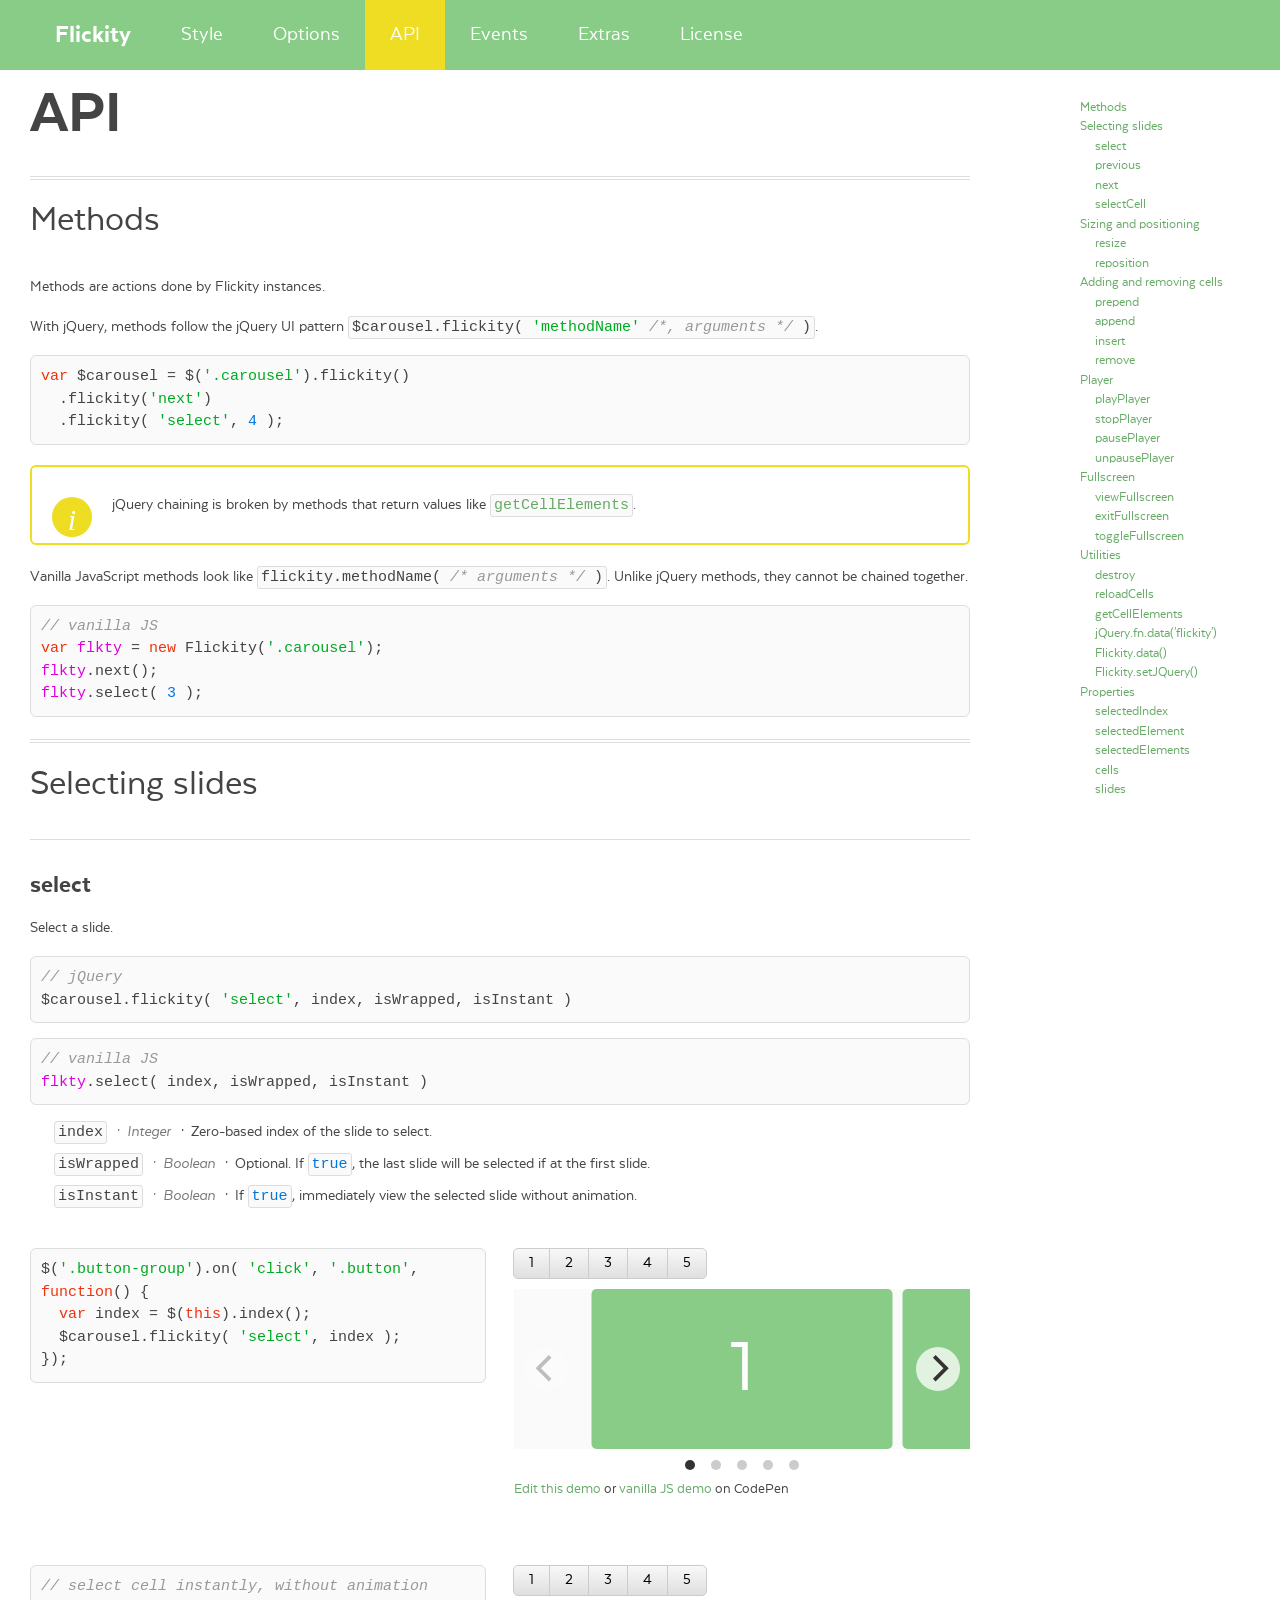
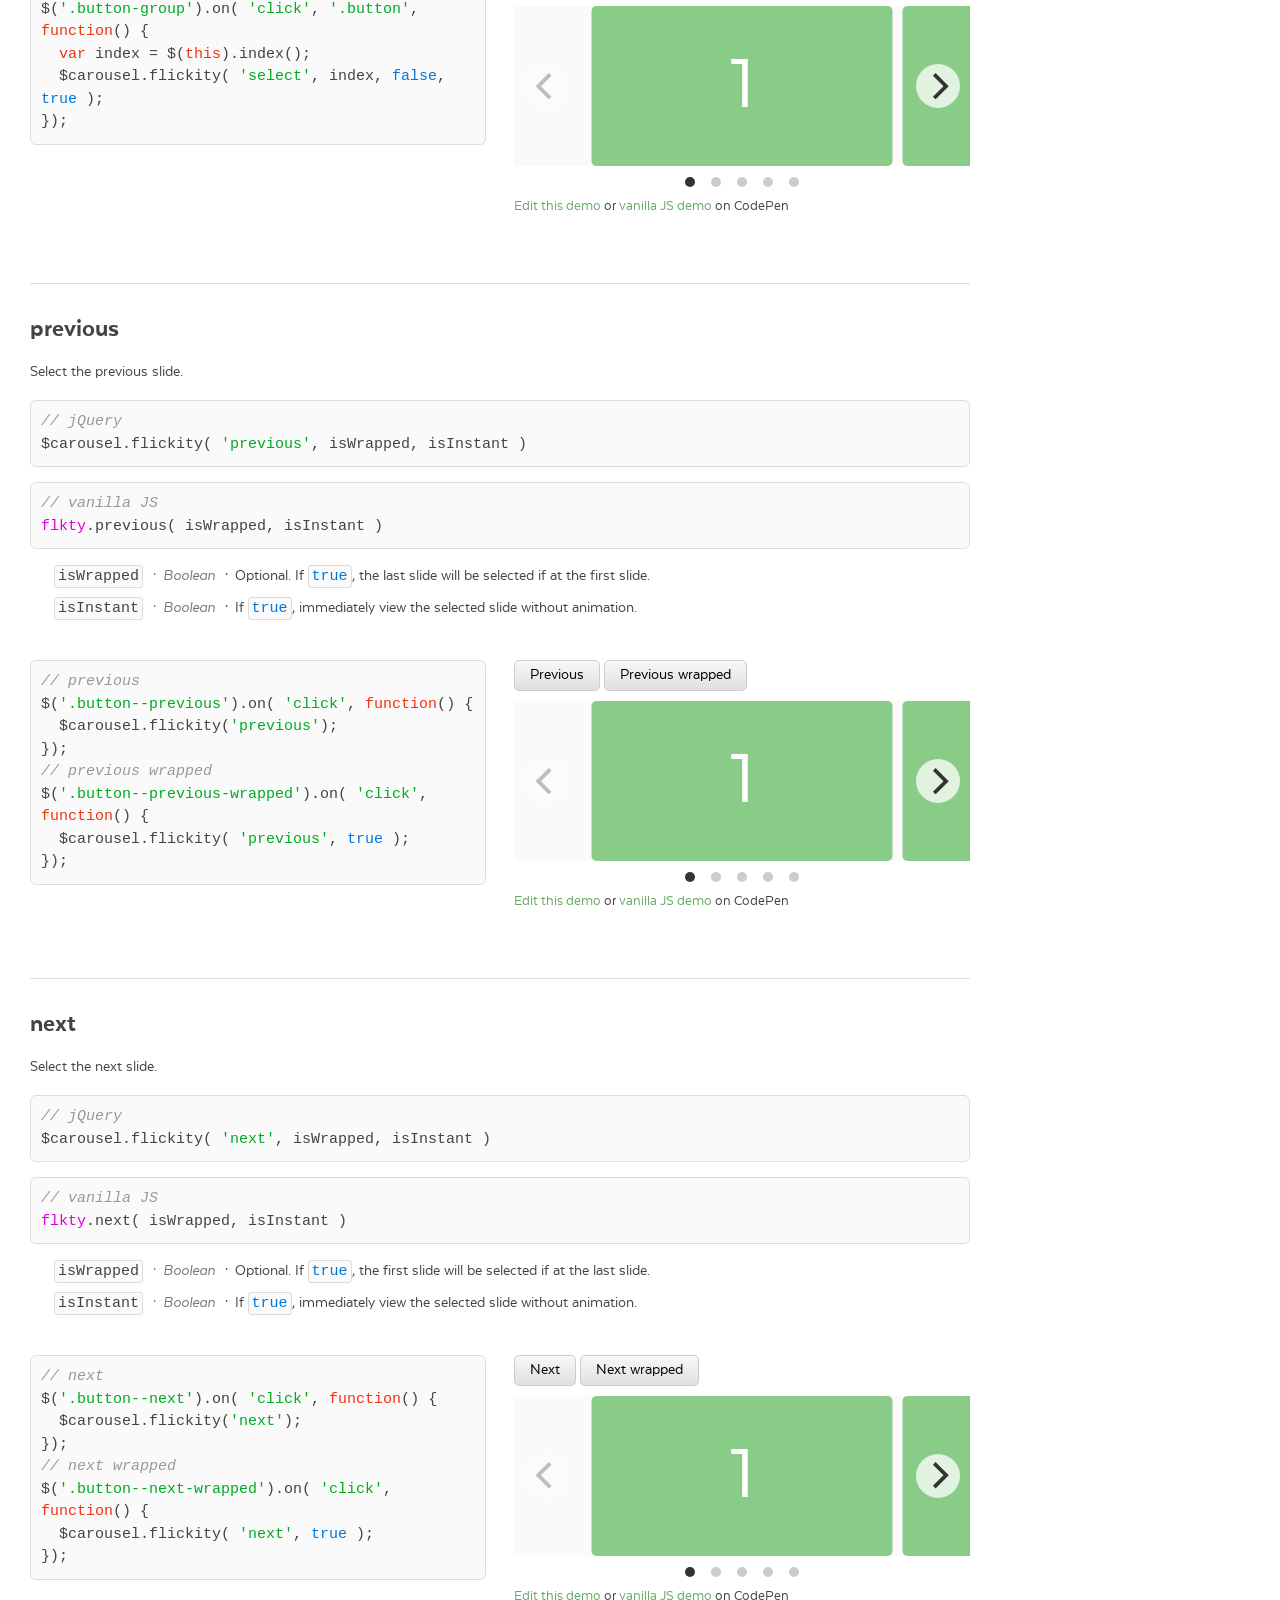
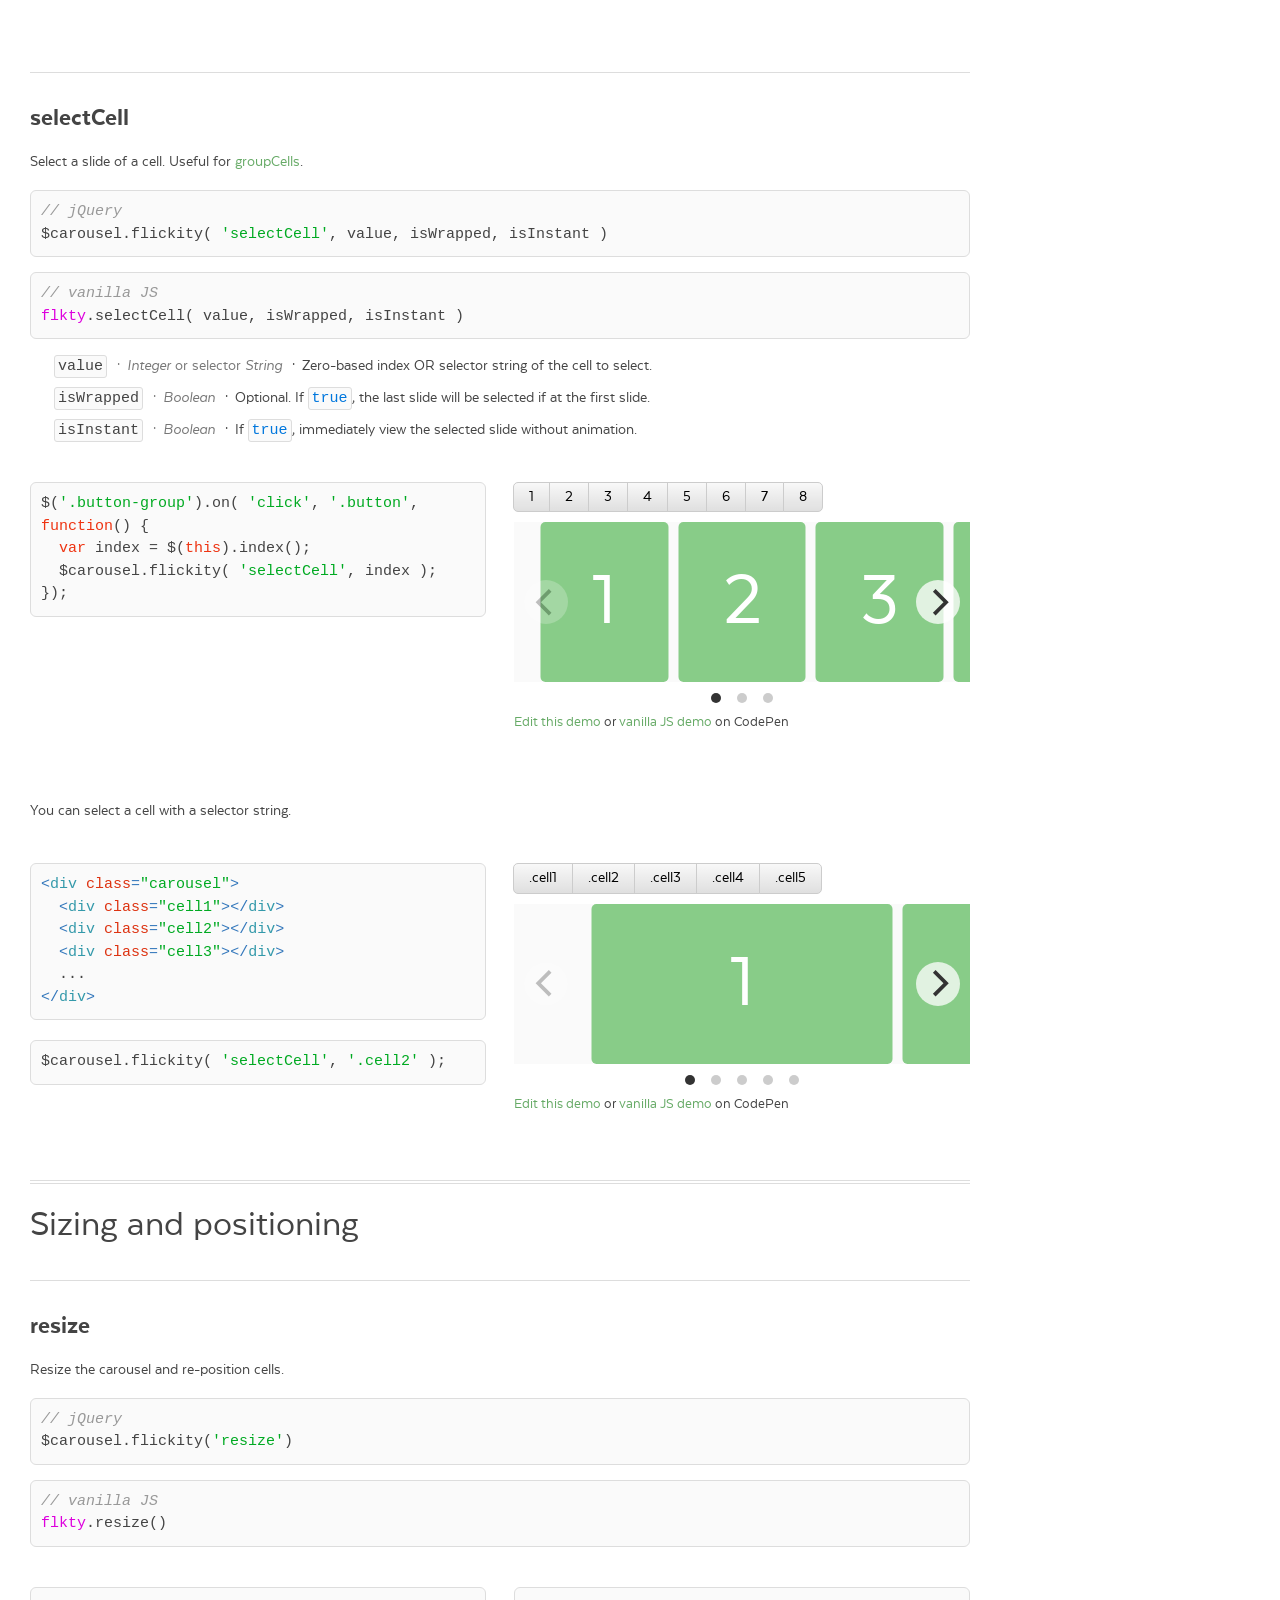
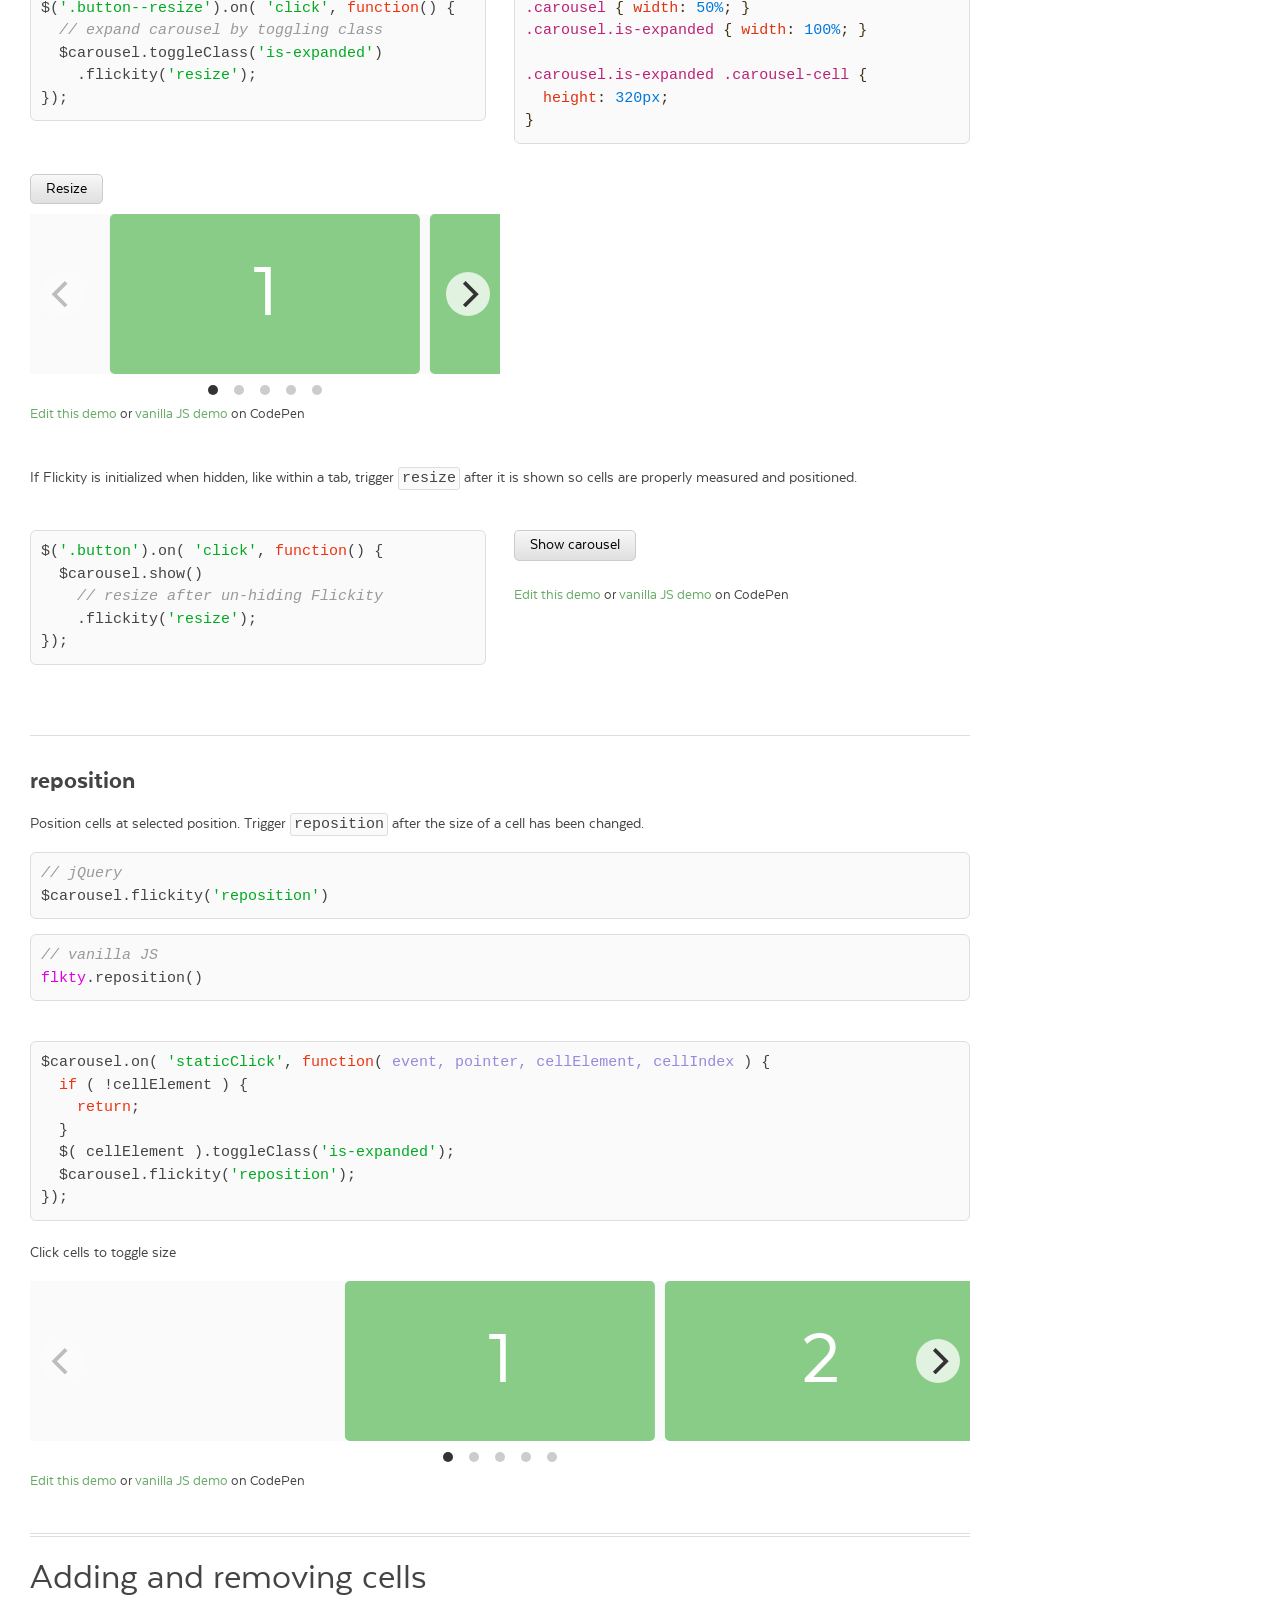
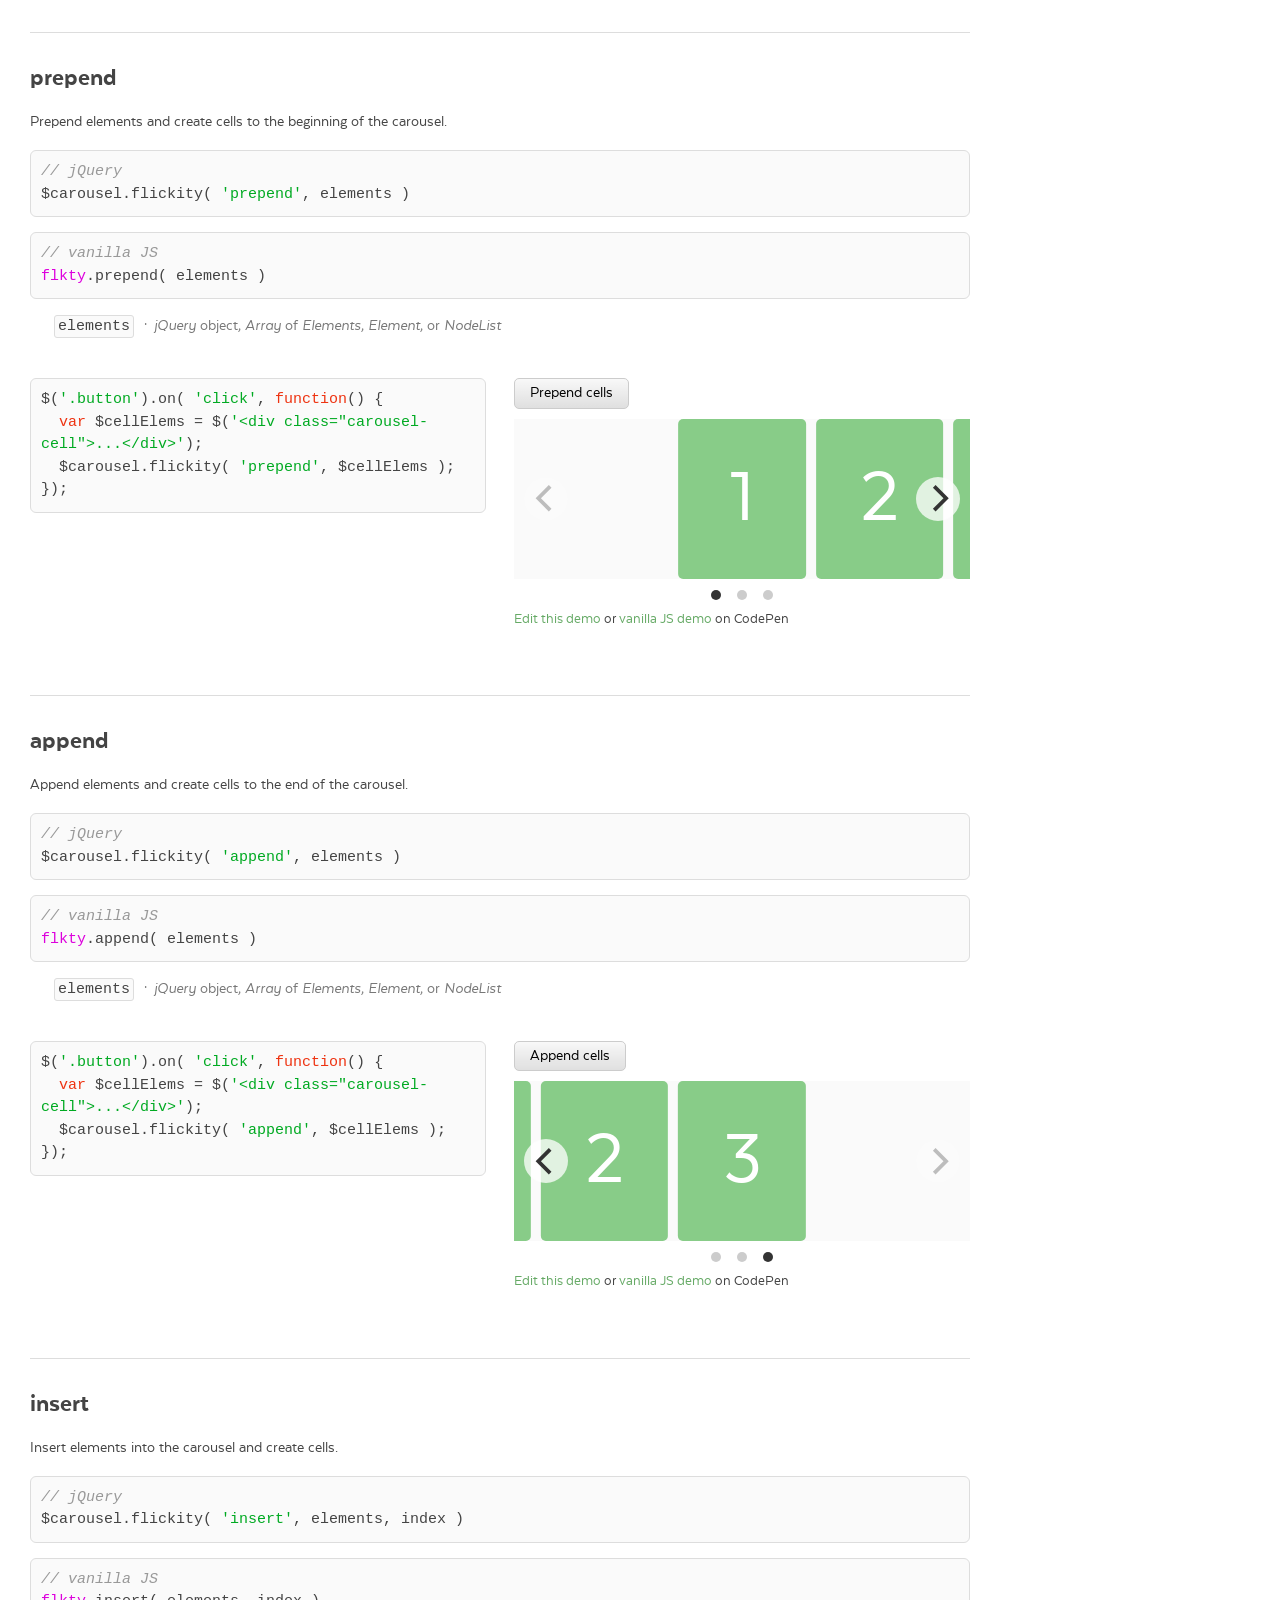
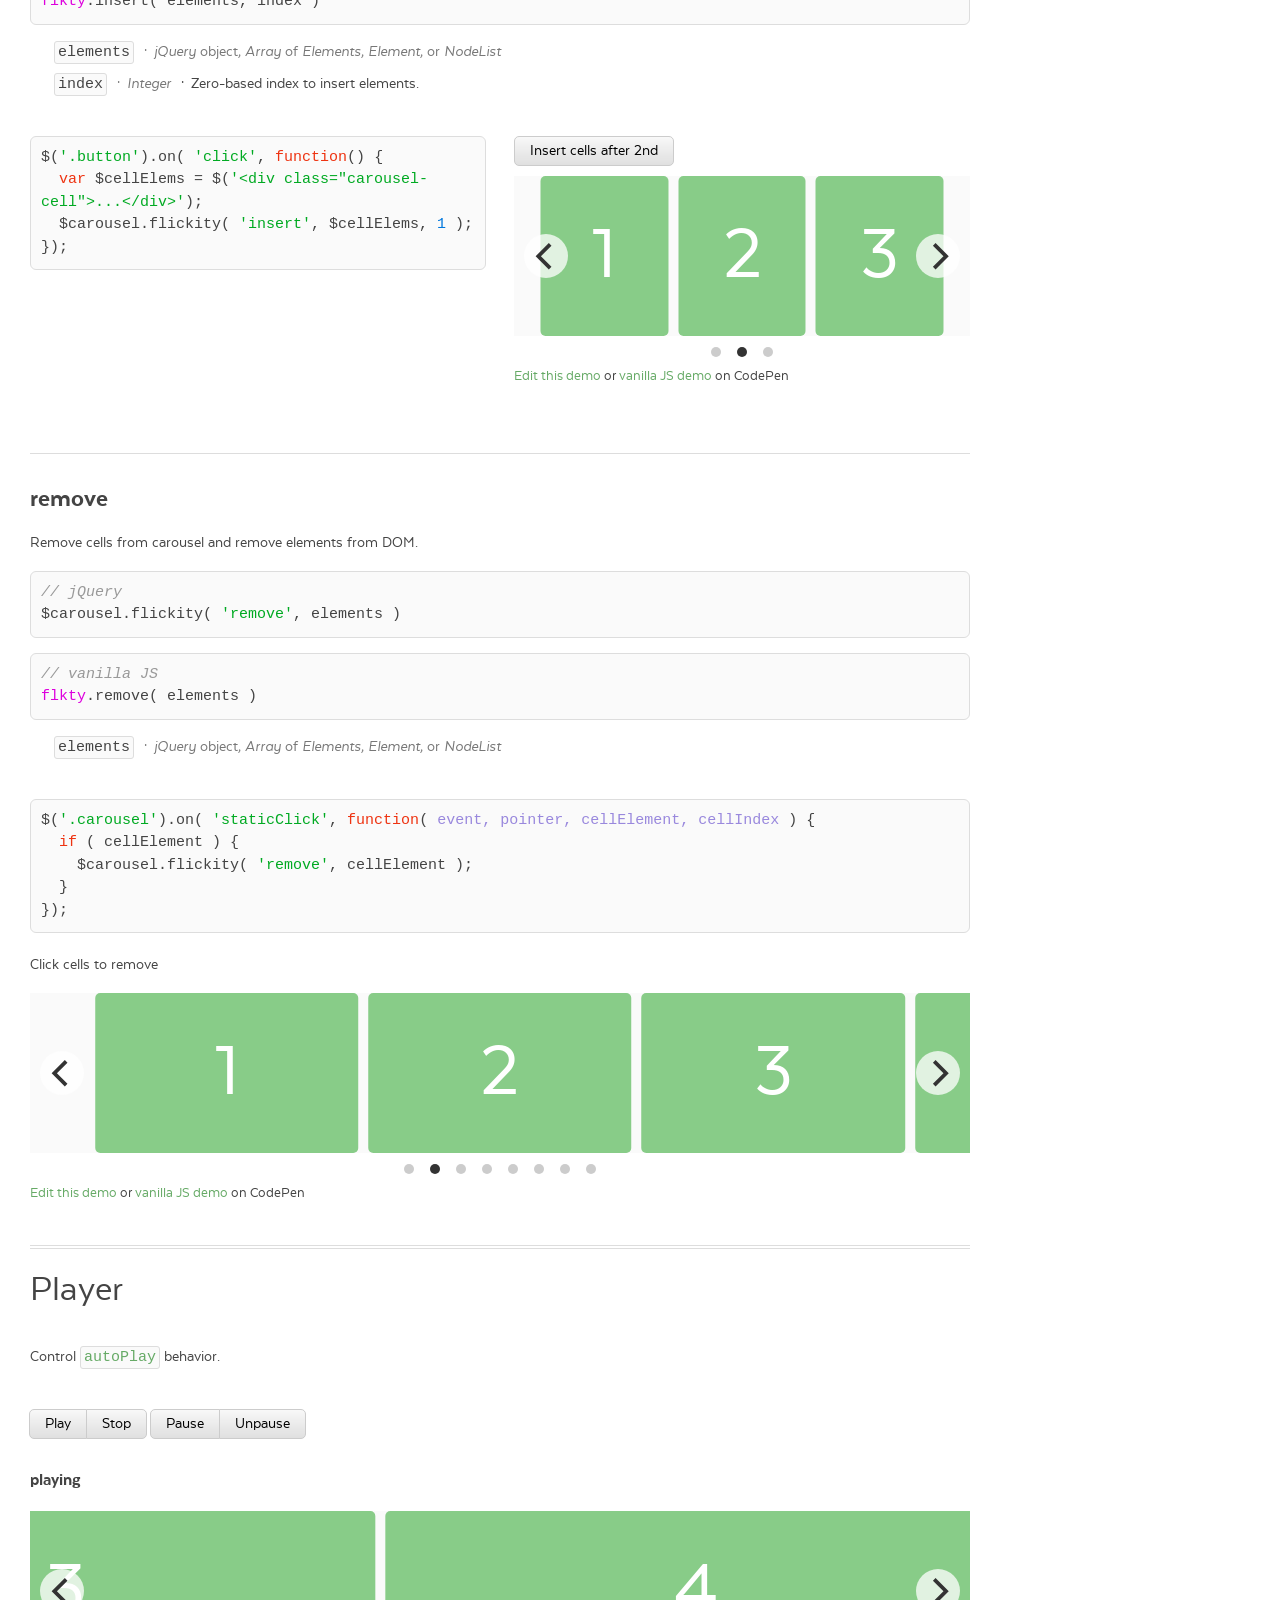
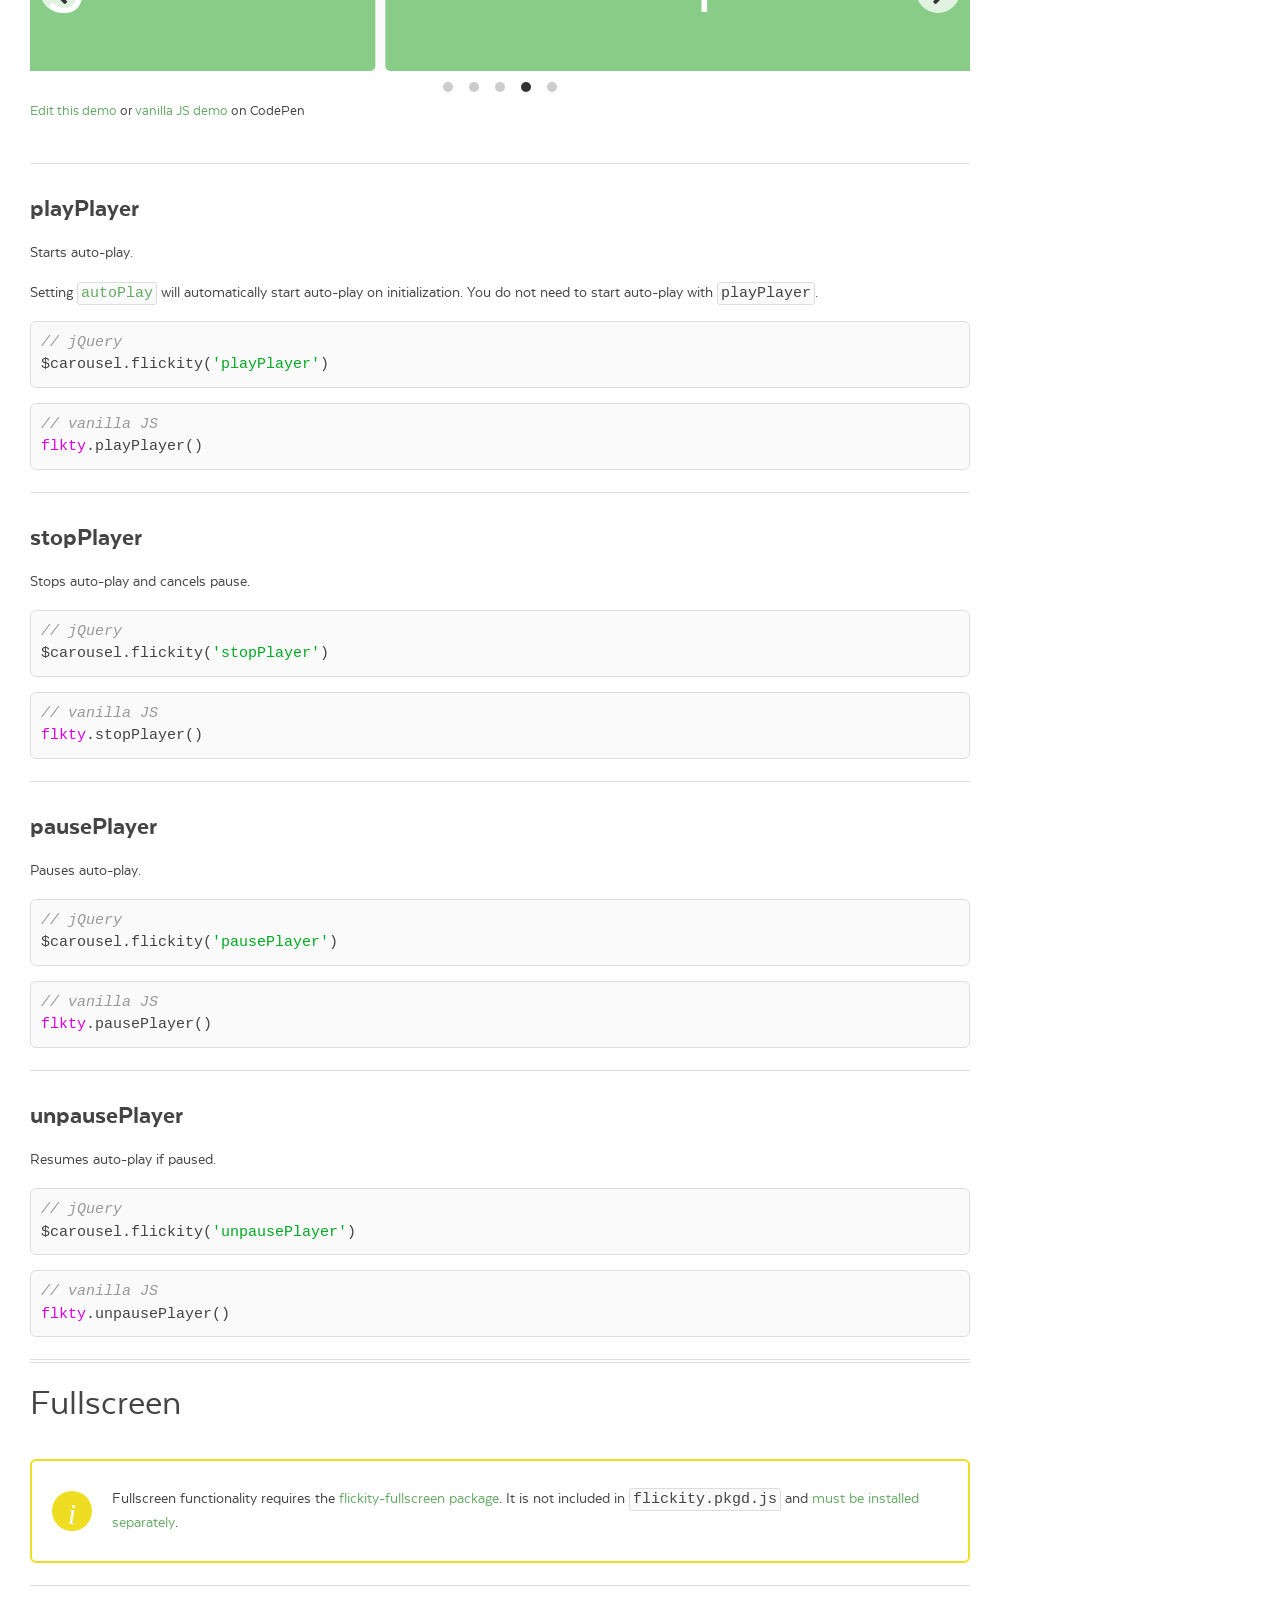
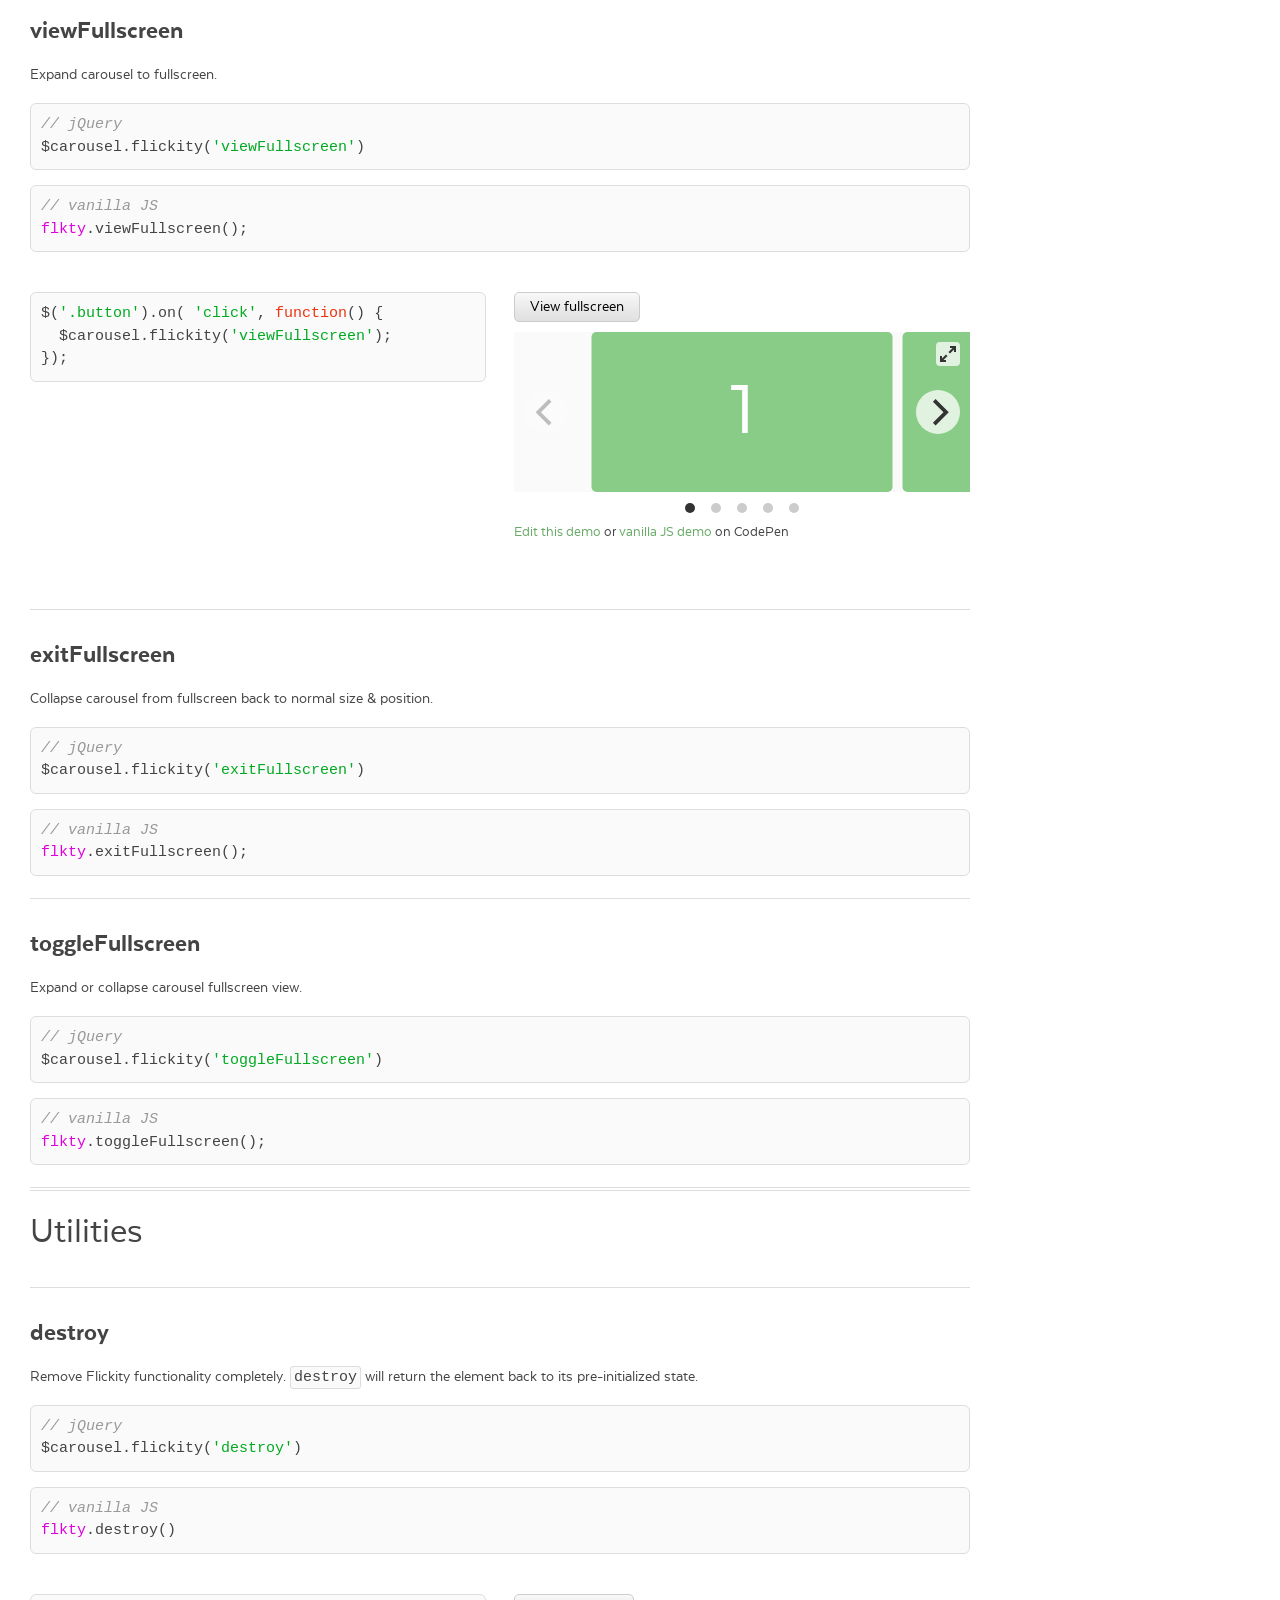
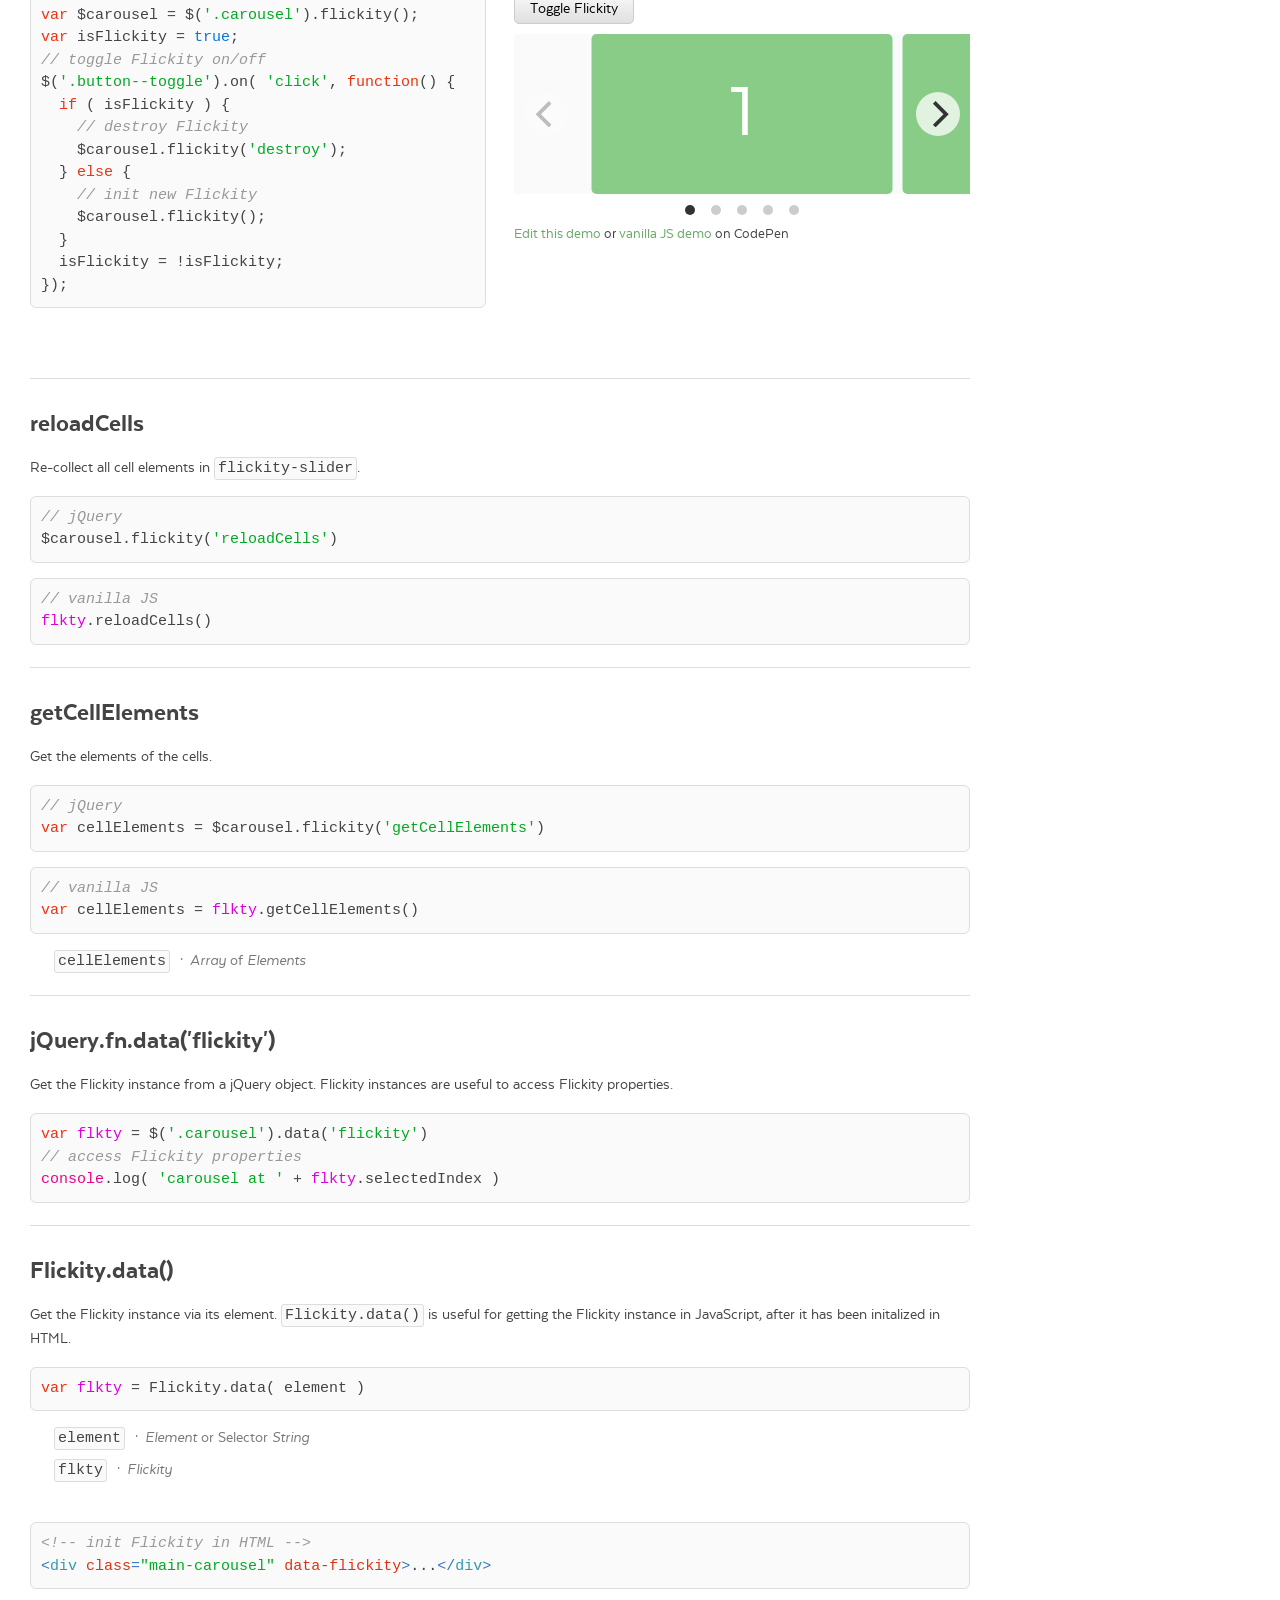
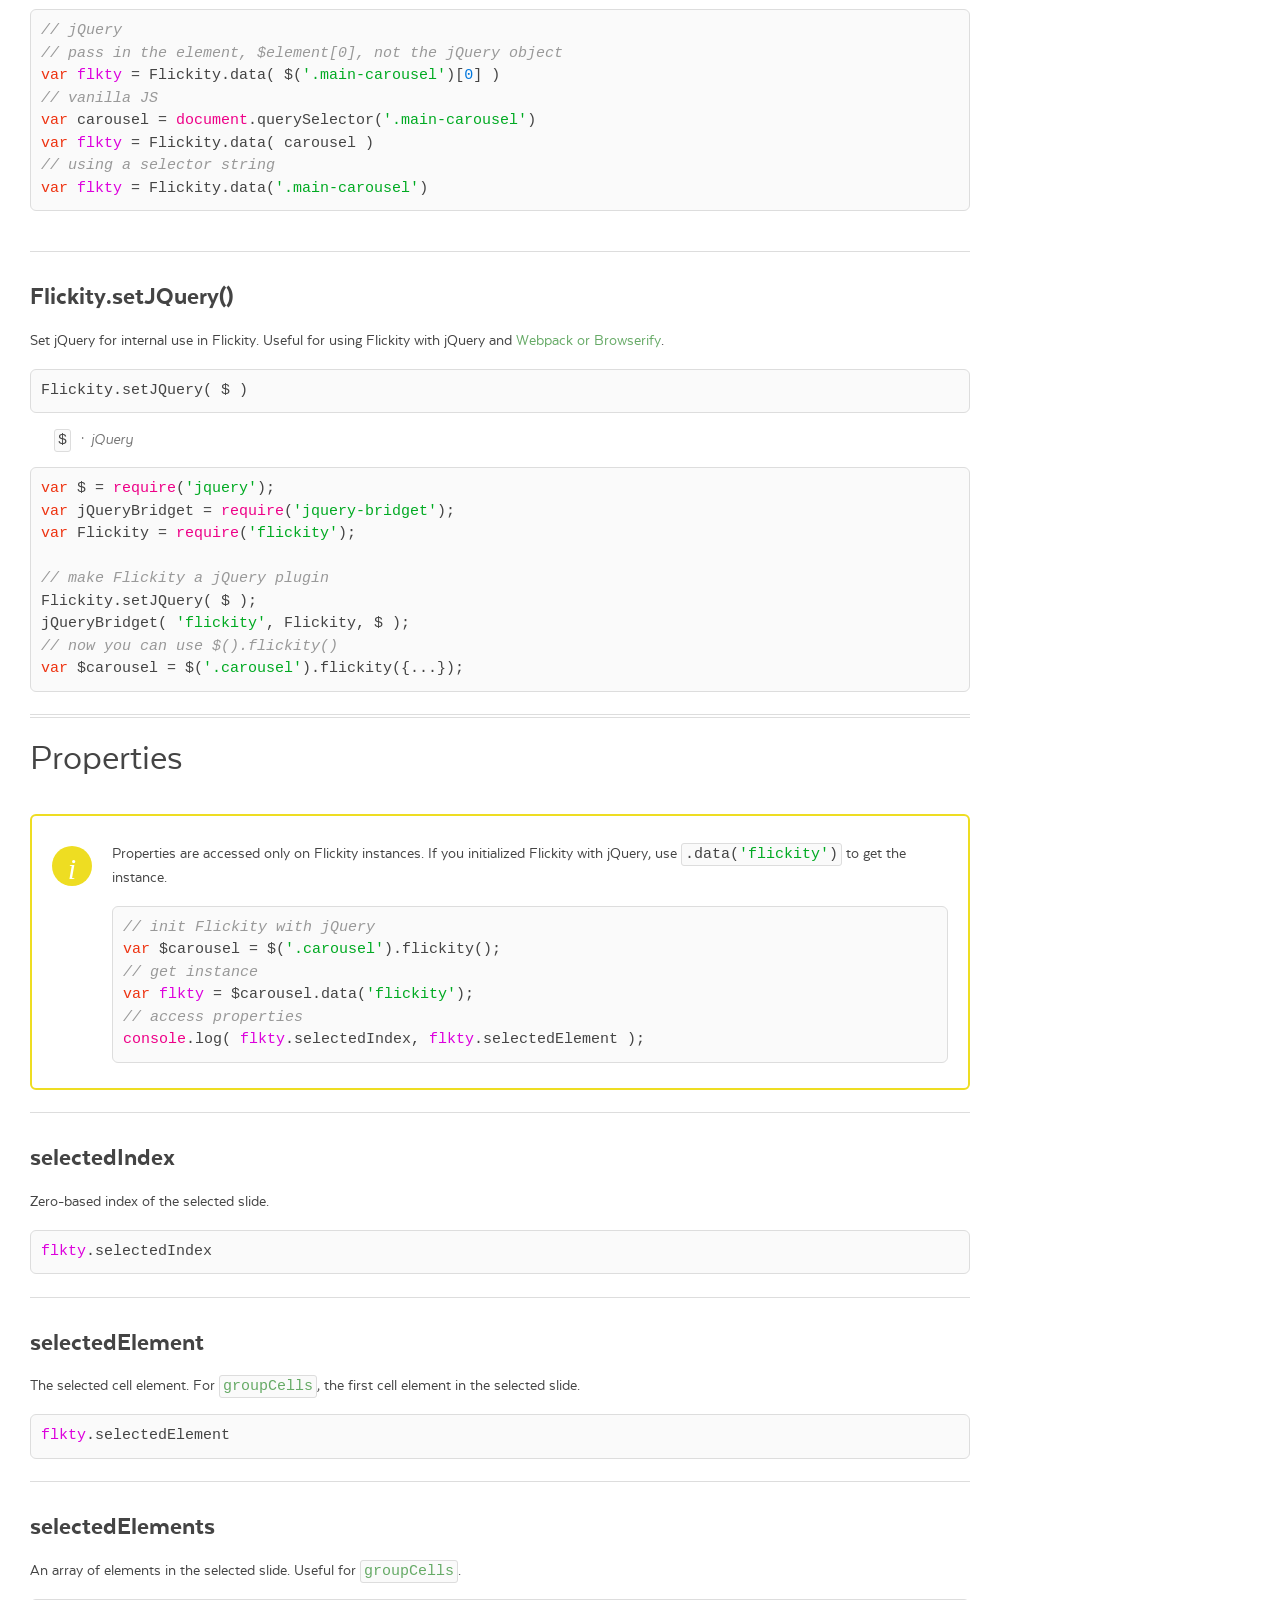
<file: flickity-docs/api.html>
<!doctype html>
<html lang="en" class="export">
<head>
  <meta charset="utf-8">
  <meta name="description" content="Touch, responsive, flickable carousels">
  <meta name="viewport" content="width=device-width">

  <title>Flickity &#xB7; API</title>

    <link rel="stylesheet" href="css/flickity-docs.css?6" media="screen">

  <meta name="twitter:card" content="summary">
  <meta name="twitter:site" content="@metafizzyco">
  <meta name="twitter:url" content="https://flickity.metafizzy.co/api.html">
  <meta name="twitter:title" content="Flickity API">
  <meta name="twitter:description" content="Touch, responsive, flickable carousels">

</head>
<body class="page--api">


<nav class="site-nav">
  <div class="container">
    <ul class="site-nav__list">
      <li class="site-nav__item site-nav__item--homepage"><a href=".">Flickity</a></li>
      <li class="site-nav__item site-nav__item--style"><a href="style.html">Style</a></li>
      <li class="site-nav__item site-nav__item--options"><a href="options.html">Options</a></li>
      <li class="site-nav__item site-nav__item--api"><a href="api.html">API</a></li>
      <li class="site-nav__item site-nav__item--events"><a href="events.html">Events</a></li>
      <li class="site-nav__item site-nav__item--extras"><a href="extras.html">Extras</a></li>
      <li class="site-nav__item site-nav__item--license"><a href="license.html">License</a></li>
    </ul>
  </div>
</nav>


<div class="main">
  <div class="container">
      <h1 class="page-title">API</h1>


    <ul class="page-nav" data-js="page-nav">
<li class="page-nav__item page-nav__item--h2"><a href="#methods">Methods</a></li>
<li class="page-nav__item page-nav__item--h2"><a href="#selecting-slides">Selecting slides</a></li>
<li class="page-nav__item page-nav__item--h3"><a href="#select">select</a></li>
<li class="page-nav__item page-nav__item--h3"><a href="#previous">previous</a></li>
<li class="page-nav__item page-nav__item--h3"><a href="#next">next</a></li>
<li class="page-nav__item page-nav__item--h3"><a href="#selectcell">selectCell</a></li>
<li class="page-nav__item page-nav__item--h2"><a href="#sizing-and-positioning">Sizing and positioning</a></li>
<li class="page-nav__item page-nav__item--h3"><a href="#resize">resize</a></li>
<li class="page-nav__item page-nav__item--h3"><a href="#reposition">reposition</a></li>
<li class="page-nav__item page-nav__item--h2"><a href="#adding-and-removing-cells">Adding and removing cells</a></li>
<li class="page-nav__item page-nav__item--h3"><a href="#prepend">prepend</a></li>
<li class="page-nav__item page-nav__item--h3"><a href="#append">append</a></li>
<li class="page-nav__item page-nav__item--h3"><a href="#insert">insert</a></li>
<li class="page-nav__item page-nav__item--h3"><a href="#remove">remove</a></li>
<li class="page-nav__item page-nav__item--h2"><a href="#player">Player</a></li>
<li class="page-nav__item page-nav__item--h3"><a href="#playplayer">playPlayer</a></li>
<li class="page-nav__item page-nav__item--h3"><a href="#stopplayer">stopPlayer</a></li>
<li class="page-nav__item page-nav__item--h3"><a href="#pauseplayer">pausePlayer</a></li>
<li class="page-nav__item page-nav__item--h3"><a href="#unpauseplayer">unpausePlayer</a></li>
<li class="page-nav__item page-nav__item--h2"><a href="#fullscreen">Fullscreen</a></li>
<li class="page-nav__item page-nav__item--h3"><a href="#viewfullscreen">viewFullscreen</a></li>
<li class="page-nav__item page-nav__item--h3"><a href="#exitfullscreen">exitFullscreen</a></li>
<li class="page-nav__item page-nav__item--h3"><a href="#togglefullscreen">toggleFullscreen</a></li>
<li class="page-nav__item page-nav__item--h2"><a href="#utilities">Utilities</a></li>
<li class="page-nav__item page-nav__item--h3"><a href="#destroy">destroy</a></li>
<li class="page-nav__item page-nav__item--h3"><a href="#reloadcells">reloadCells</a></li>
<li class="page-nav__item page-nav__item--h3"><a href="#getcellelements">getCellElements</a></li>
<li class="page-nav__item page-nav__item--h3"><a href="#jquery-fn-data-flickity">jQuery.fn.data(&apos;flickity&apos;)</a></li>
<li class="page-nav__item page-nav__item--h3"><a href="#flickity-data">Flickity.data()</a></li>
<li class="page-nav__item page-nav__item--h3"><a href="#flickity-setjquery">Flickity.setJQuery()</a></li>
<li class="page-nav__item page-nav__item--h2"><a href="#properties">Properties</a></li>
<li class="page-nav__item page-nav__item--h3"><a href="#selectedindex">selectedIndex</a></li>
<li class="page-nav__item page-nav__item--h3"><a href="#selectedelement">selectedElement</a></li>
<li class="page-nav__item page-nav__item--h3"><a href="#selectedelements">selectedElements</a></li>
<li class="page-nav__item page-nav__item--h3"><a href="#cells">cells</a></li>
<li class="page-nav__item page-nav__item--h3"><a href="#slides">slides</a></li>
</ul>


<h2 id="methods">Methods</h2>

<p>Methods are actions done by Flickity instances.</p>

<p>With jQuery, methods follow the jQuery UI pattern
  <code>$carousel.flickity( <span class="string">&apos;methodName&apos;</span> <span class="comment">/*, arguments */</span> )</code>.</p>

<pre><code class="js"><span class="keyword">var</span> $carousel = $(<span class="string">&apos;.carousel&apos;</span>).flickity()
  .flickity(<span class="string">&apos;next&apos;</span>)
  .flickity( <span class="string">&apos;select&apos;</span>, <span class="number">4</span> );
</code></pre>

<div class="call-out">
  <p>jQuery chaining is broken by methods that return values like <a href="#getcellelements"><code>getCellElements</code></a>.</p>
</div>

<p>Vanilla JavaScript methods look like
  <code>flickity.methodName( <span class="comment">/* arguments */</span> )</code>. Unlike jQuery methods, they cannot be chained together.</p>

<pre><code class="js"><span class="comment">// vanilla JS</span>
<span class="keyword">var</span> <span class="flickity_var">flkty</span> = <span class="keyword">new</span> <span class="flickity_keyword">Flickity</span>(<span class="string">&apos;.carousel&apos;</span>);
<span class="flickity_var">flkty</span>.next();
<span class="flickity_var">flkty</span>.select( <span class="number">3</span> );
</code></pre>

<h2 id="selecting-slides">Selecting slides</h2>

<h3 id="select">select</h3>

<p>Select a slide.</p>

<pre><code class="js"><span class="comment">// jQuery</span>
$carousel.flickity( <span class="string">&apos;select&apos;</span>, index, isWrapped, isInstant )
</code></pre>
<pre><code class="js"><span class="comment">// vanilla JS</span>
<span class="flickity_var">flkty</span>.select( index, isWrapped, isInstant )
</code></pre>

<p class="argument">
  <code class="argument__code">index</code>
  <span class="argument__type"><i>Integer</i></span>
  <span class="argument__description">Zero-based index of the slide to select.</span>
</p>
<p class="argument">
  <code class="argument__code">isWrapped</code>
  <span class="argument__type"><i>Boolean</i></span>
  <span class="argument__description">Optional. If <code><span class="literal">true</span></code>, the last slide will be selected if at the first slide.</span>
</p>
<p class="argument">
  <code class="argument__code">isInstant</code>
  <span class="argument__type"><i>Boolean</i></span>
  <span class="argument__description">If <code><span class="literal">true</span></code>, immediately view the selected slide without animation.</span>
</p>

<div class="example duo">
  <div class="example__code duo__cell">
<pre><code class="js">$(<span class="string">&apos;.button-group&apos;</span>).on( <span class="string">&apos;click&apos;</span>, <span class="string">&apos;.button&apos;</span>, <span class="function"><span class="keyword">function</span>(<span class="params"></span>) </span>{
  <span class="keyword">var</span> index = $(<span class="keyword">this</span>).index();
  $carousel.flickity( <span class="string">&apos;select&apos;</span>, index );
});
</code></pre>
  </div>
  <div class="example__demo duo__cell" data-js="select">
    <div class="button-row button-group">
      <button class="button">1</button>
      <button class="button">2</button>
      <button class="button">3</button>
      <button class="button">4</button>
      <button class="button">5</button>
    </div>
    <div class="carousel">
      <div class="carousel-cell"></div>
      <div class="carousel-cell"></div>
      <div class="carousel-cell"></div>
      <div class="carousel-cell"></div>
      <div class="carousel-cell"></div>
    </div>
    <p class="edit-demo">
        <a href="https://codepen.io/desandro/pen/yyvYeN">Edit this demo</a>
        or <a href="https://codepen.io/desandro/pen/ByYoKM">vanilla JS demo</a> on CodePen
    </p>
  </div>
</div>

<div class="example duo">
  <div class="example__code duo__cell">
<pre><code class="js"><span class="comment">// select cell instantly, without animation</span>
$(<span class="string">&apos;.button-group&apos;</span>).on( <span class="string">&apos;click&apos;</span>, <span class="string">&apos;.button&apos;</span>, <span class="function"><span class="keyword">function</span>(<span class="params"></span>) </span>{
  <span class="keyword">var</span> index = $(<span class="keyword">this</span>).index();
  $carousel.flickity( <span class="string">&apos;select&apos;</span>, index, <span class="literal">false</span>, <span class="literal">true</span> );
});
</code></pre>
  </div>
  <div class="example__demo duo__cell" data-js="select-instant">
    <div class="button-row button-group">
      <button class="button">1</button>
      <button class="button">2</button>
      <button class="button">3</button>
      <button class="button">4</button>
      <button class="button">5</button>
    </div>
    <div class="carousel">
      <div class="carousel-cell"></div>
      <div class="carousel-cell"></div>
      <div class="carousel-cell"></div>
      <div class="carousel-cell"></div>
      <div class="carousel-cell"></div>
    </div>
    <p class="edit-demo">
        <a href="https://codepen.io/desandro/pen/pggQeL">Edit this demo</a>
        or <a href="https://codepen.io/desandro/pen/OMMamp">vanilla JS demo</a> on CodePen
    </p>
  </div>
</div>


<h3 id="previous">previous</h3>

<p>Select the previous slide.</p>

<pre><code class="js"><span class="comment">// jQuery</span>
$carousel.flickity( <span class="string">&apos;previous&apos;</span>, isWrapped, isInstant )
</code></pre>
<pre><code class="js"><span class="comment">// vanilla JS</span>
<span class="flickity_var">flkty</span>.previous( isWrapped, isInstant )
</code></pre>

<p class="argument">
  <code class="argument__code">isWrapped</code>
  <span class="argument__type"><i>Boolean</i></span>
  <span class="argument__description">Optional. If <code><span class="literal">true</span></code>, the last slide will be selected if at the first slide.</span>
</p>
<p class="argument">
  <code class="argument__code">isInstant</code>
  <span class="argument__type"><i>Boolean</i></span>
  <span class="argument__description">If <code><span class="literal">true</span></code>, immediately view the selected slide without animation.</span>
</p>

<div class="example duo">
  <div class="example__code duo__cell">
<pre><code class="js"><span class="comment">// previous</span>
$(<span class="string">&apos;.button--previous&apos;</span>).on( <span class="string">&apos;click&apos;</span>, <span class="function"><span class="keyword">function</span>(<span class="params"></span>) </span>{
  $carousel.flickity(<span class="string">&apos;previous&apos;</span>);
});
<span class="comment">// previous wrapped</span>
$(<span class="string">&apos;.button--previous-wrapped&apos;</span>).on( <span class="string">&apos;click&apos;</span>, <span class="function"><span class="keyword">function</span>(<span class="params"></span>) </span>{
  $carousel.flickity( <span class="string">&apos;previous&apos;</span>, <span class="literal">true</span> );
});
</code></pre>
  </div>
  <div class="example__demo duo__cell" data-js="previous">
    <div class="button-row">
      <button class="button button--previous">Previous</button>
      <button class="button button--previous-wrapped">Previous wrapped</button>
    </div>
    <div class="carousel">
      <div class="carousel-cell"></div>
      <div class="carousel-cell"></div>
      <div class="carousel-cell"></div>
      <div class="carousel-cell"></div>
      <div class="carousel-cell"></div>
    </div>
    <p class="edit-demo">
        <a href="https://codepen.io/desandro/pen/emVpdz">Edit this demo</a>
        or <a href="https://codepen.io/desandro/pen/PwQPGX">vanilla JS demo</a> on CodePen
    </p>
  </div>
</div>


<h3 id="next">next</h3>

<p>Select the next slide.</p>

<pre><code class="js"><span class="comment">// jQuery</span>
$carousel.flickity( <span class="string">&apos;next&apos;</span>, isWrapped, isInstant )
</code></pre>
<pre><code class="js"><span class="comment">// vanilla JS</span>
<span class="flickity_var">flkty</span>.next( isWrapped, isInstant )
</code></pre>

<p class="argument">
  <code class="argument__code">isWrapped</code>
  <span class="argument__type"><i>Boolean</i></span>
  <span class="argument__description">Optional. If <code><span class="literal">true</span></code>, the first slide will be selected if at the last slide.</span>
</p>
<p class="argument">
  <code class="argument__code">isInstant</code>
  <span class="argument__type"><i>Boolean</i></span>
  <span class="argument__description">If <code><span class="literal">true</span></code>, immediately view the selected slide without animation.</span>
</p>

<div class="example duo">
  <div class="example__code duo__cell">
<pre><code class="js"><span class="comment">// next</span>
$(<span class="string">&apos;.button--next&apos;</span>).on( <span class="string">&apos;click&apos;</span>, <span class="function"><span class="keyword">function</span>(<span class="params"></span>) </span>{
  $carousel.flickity(<span class="string">&apos;next&apos;</span>);
});
<span class="comment">// next wrapped</span>
$(<span class="string">&apos;.button--next-wrapped&apos;</span>).on( <span class="string">&apos;click&apos;</span>, <span class="function"><span class="keyword">function</span>(<span class="params"></span>) </span>{
  $carousel.flickity( <span class="string">&apos;next&apos;</span>, <span class="literal">true</span> );
});
</code></pre>
  </div>
  <div class="example__demo duo__cell" data-js="next">
    <div class="button-row">
      <button class="button button--next">Next</button>
      <button class="button button--next-wrapped">Next wrapped</button>
    </div>
    <div class="carousel">
      <div class="carousel-cell"></div>
      <div class="carousel-cell"></div>
      <div class="carousel-cell"></div>
      <div class="carousel-cell"></div>
      <div class="carousel-cell"></div>
    </div>
    <p class="edit-demo">
        <a href="https://codepen.io/desandro/pen/JopYby">Edit this demo</a>
        or <a href="https://codepen.io/desandro/pen/gbvaLQ">vanilla JS demo</a> on CodePen
    </p>
  </div>
</div>


<h3 id="selectcell">selectCell</h3>

<p>Select a slide of a cell. Useful for <a href="options.html#groupcells">groupCells</a>.</p>

<pre><code class="js"><span class="comment">// jQuery</span>
$carousel.flickity( <span class="string">&apos;selectCell&apos;</span>, value, isWrapped, isInstant )
</code></pre>
<pre><code class="js"><span class="comment">// vanilla JS</span>
<span class="flickity_var">flkty</span>.selectCell( value, isWrapped, isInstant )
</code></pre>

<p class="argument">
  <code class="argument__code">value</code>
  <span class="argument__type"><i>Integer</i> or selector <i>String</i></span>
  <span class="argument__description">Zero-based index OR selector string of the cell to select.</span>
</p>
<p class="argument">
  <code class="argument__code">isWrapped</code>
  <span class="argument__type"><i>Boolean</i></span>
  <span class="argument__description">Optional. If <code><span class="literal">true</span></code>, the last slide will be selected if at the first slide.</span>
</p>
<p class="argument">
  <code class="argument__code">isInstant</code>
  <span class="argument__type"><i>Boolean</i></span>
  <span class="argument__description">If <code><span class="literal">true</span></code>, immediately view the selected slide without animation.</span>
</p>

<div class="example duo">
  <div class="example__code duo__cell">
<pre><code class="js">$(<span class="string">&apos;.button-group&apos;</span>).on( <span class="string">&apos;click&apos;</span>, <span class="string">&apos;.button&apos;</span>, <span class="function"><span class="keyword">function</span>(<span class="params"></span>) </span>{
  <span class="keyword">var</span> index = $(<span class="keyword">this</span>).index();
  $carousel.flickity( <span class="string">&apos;selectCell&apos;</span>, index );
});
</code></pre>
  </div>
  <div class="example__demo duo__cell" data-js="select-cell">
    <div class="button-row button-group">
      <button class="button">1</button>
      <button class="button">2</button>
      <button class="button">3</button>
      <button class="button">4</button>
      <button class="button">5</button>
      <button class="button">6</button>
      <button class="button">7</button>
      <button class="button">8</button>
    </div>
    <div class="carousel carousel--show-several">
      <div class="carousel-cell"></div>
      <div class="carousel-cell"></div>
      <div class="carousel-cell"></div>
      <div class="carousel-cell"></div>
      <div class="carousel-cell"></div>
      <div class="carousel-cell"></div>
      <div class="carousel-cell"></div>
      <div class="carousel-cell"></div>
    </div>
    <p class="edit-demo">
        <a href="https://codepen.io/desandro/pen/KrXgyZ">Edit this demo</a>
        or <a href="https://codepen.io/desandro/pen/vKZXpK">vanilla JS demo</a> on CodePen
    </p>
  </div>
</div>

<p>You can select a cell with a selector string.</p>

<div class="example duo">
  <div class="example__code duo__cell">
<pre><code class="html"><span class="tag">&lt;<span class="title">div</span> <span class="attribute">class</span>=<span class="value">&quot;carousel&quot;</span>&gt;</span>
  <span class="tag">&lt;<span class="title">div</span> <span class="attribute">class</span>=<span class="value">&quot;cell1&quot;</span>&gt;</span><span class="tag">&lt;/<span class="title">div</span>&gt;</span>
  <span class="tag">&lt;<span class="title">div</span> <span class="attribute">class</span>=<span class="value">&quot;cell2&quot;</span>&gt;</span><span class="tag">&lt;/<span class="title">div</span>&gt;</span>
  <span class="tag">&lt;<span class="title">div</span> <span class="attribute">class</span>=<span class="value">&quot;cell3&quot;</span>&gt;</span><span class="tag">&lt;/<span class="title">div</span>&gt;</span>
  ...
<span class="tag">&lt;/<span class="title">div</span>&gt;</span>
</code></pre>

<pre><code class="js">$carousel.flickity( <span class="string">&apos;selectCell&apos;</span>, <span class="string">&apos;.cell2&apos;</span> );
</code></pre>
  </div>
  <div class="example__demo duo__cell" data-js="select-cell">
    <div class="button-row button-group">
      <button class="button" data-selector=".cell1">.cell1</button>
      <button class="button" data-selector=".cell2">.cell2</button>
      <button class="button" data-selector=".cell3">.cell3</button>
      <button class="button" data-selector=".cell4">.cell4</button>
      <button class="button" data-selector=".cell5">.cell5</button>
    </div>
    <div class="carousel">
      <div class="carousel-cell cell1"></div>
      <div class="carousel-cell cell2"></div>
      <div class="carousel-cell cell3"></div>
      <div class="carousel-cell cell4"></div>
      <div class="carousel-cell cell5"></div>
    </div>
    <p class="edit-demo">
        <a href="https://codepen.io/desandro/pen/rLGrpQ">Edit this demo</a>
        or <a href="https://codepen.io/desandro/pen/mEBAXR">vanilla JS demo</a> on CodePen
    </p>
  </div>
</div>


<h2 id="sizing-and-positioning">Sizing and positioning</h2>


<h3 id="resize">resize</h3>

<p>Resize the carousel and re-position cells.</p>

<pre><code class="js"><span class="comment">// jQuery</span>
$carousel.flickity(<span class="string">&apos;resize&apos;</span>)
</code></pre>
<pre><code class="js"><span class="comment">// vanilla JS</span>
<span class="flickity_var">flkty</span>.resize()
</code></pre>

<div class="example">
  <div class="example__code">
    <div class="duo">
      <div class="duo__cell">
<pre><code class="js">$(<span class="string">&apos;.button--resize&apos;</span>).on( <span class="string">&apos;click&apos;</span>, <span class="function"><span class="keyword">function</span>(<span class="params"></span>) </span>{
  <span class="comment">// expand carousel by toggling class</span>
  $carousel.toggleClass(<span class="string">&apos;is-expanded&apos;</span>)
    .flickity(<span class="string">&apos;resize&apos;</span>);
});
</code></pre>
      </div>
      <div class="duo__cell">
<pre><code class="css"><span class="class">.carousel</span> <span class="rules">{ <span class="rule"><span class="attribute">width</span>:<span class="value"> <span class="number">50%</span></span></span>; }</span>
<span class="class">.carousel</span><span class="class">.is-expanded</span> <span class="rules">{ <span class="rule"><span class="attribute">width</span>:<span class="value"> <span class="number">100%</span></span></span>; }</span>

<span class="class">.carousel</span><span class="class">.is-expanded</span> <span class="class">.carousel-cell</span> <span class="rules">{
  <span class="rule"><span class="attribute">height</span>:<span class="value"> <span class="number">320px</span></span></span>;
}</span>
</code></pre>
      </div>
    </div>

  </div>
  <div class="example__demo" data-js="resize">
    <div class="button-row">
      <button class="button button--resize">Resize</button>
    </div>
    <div class="carousel carousel--resize">
      <div class="carousel-cell"></div>
      <div class="carousel-cell"></div>
      <div class="carousel-cell"></div>
      <div class="carousel-cell"></div>
      <div class="carousel-cell"></div>
    </div>
    <p class="edit-demo">
        <a href="https://codepen.io/desandro/pen/XJZmMp">Edit this demo</a>
        or <a href="https://codepen.io/desandro/pen/NPyGjQ">vanilla JS demo</a> on CodePen
    </p>
  </div>
</div>

<p>If Flickity is initialized when hidden, like within a tab, trigger <code>resize</code> after it is shown so cells are properly measured and positioned.</p>

<div class="duo example">
  <div class="duo__cell example__code">
<pre><code class="js">$(<span class="string">&apos;.button&apos;</span>).on( <span class="string">&apos;click&apos;</span>, <span class="function"><span class="keyword">function</span>(<span class="params"></span>) </span>{
  $carousel.show()
    <span class="comment">// resize after un-hiding Flickity</span>
    .flickity(<span class="string">&apos;resize&apos;</span>);
});
</code></pre>
  </div>
  <div class="duo__cell example__demo" data-js="resize-show">
    <div class="button-row">
      <button class="button">Show carousel</button>
    </div>
    <div class="carousel" style="display: none;">
      <div class="carousel-cell"></div>
      <div class="carousel-cell"></div>
      <div class="carousel-cell"></div>
      <div class="carousel-cell"></div>
      <div class="carousel-cell"></div>
    </div>
    <p class="edit-demo">
        <a href="https://codepen.io/desandro/pen/eNvdoo">Edit this demo</a>
        or <a href="https://codepen.io/desandro/pen/gpmLYG">vanilla JS demo</a> on CodePen
    </p>
  </div>
</div>


<h3 id="reposition">reposition</h3>

<p>Position cells at selected position. Trigger <code>reposition</code> after the size of a cell has been changed.</p>

<pre><code class="js"><span class="comment">// jQuery</span>
$carousel.flickity(<span class="string">&apos;reposition&apos;</span>)
</code></pre>
<pre><code class="js"><span class="comment">// vanilla JS</span>
<span class="flickity_var">flkty</span>.reposition()
</code></pre>

<div class="example">
  <div class="example__code">
<pre><code class="js">$carousel.on( <span class="string">&apos;staticClick&apos;</span>, <span class="function"><span class="keyword">function</span>(<span class="params"> event, pointer, cellElement, cellIndex </span>) </span>{
  <span class="keyword">if</span> ( !cellElement ) {
    <span class="keyword">return</span>;
  }
  $( cellElement ).toggleClass(<span class="string">&apos;is-expanded&apos;</span>);
  $carousel.flickity(<span class="string">&apos;reposition&apos;</span>);
});
</code></pre>
  </div>
  <div class="example__demo" data-js="reposition">
    <p class="example__demo__instruction">Click cells to toggle size</p>
    <div class="carousel carousel--reposition">
      <div class="carousel-cell"></div>
      <div class="carousel-cell"></div>
      <div class="carousel-cell"></div>
      <div class="carousel-cell"></div>
      <div class="carousel-cell"></div>
    </div>
    <p class="edit-demo">
        <a href="https://codepen.io/desandro/pen/zxRvdw">Edit this demo</a>
        or <a href="https://codepen.io/desandro/pen/vEdgOR">vanilla JS demo</a> on CodePen
    </p>
  </div>
</div>



<h2 id="adding-and-removing-cells">Adding and removing cells</h2>

<h3 id="prepend">prepend</h3>

<p>Prepend elements and create cells to the beginning of the carousel.</p>

<pre><code class="js"><span class="comment">// jQuery</span>
$carousel.flickity( <span class="string">&apos;prepend&apos;</span>, elements )
</code></pre>
<pre><code class="js"><span class="comment">// vanilla JS</span>
<span class="flickity_var">flkty</span>.prepend( elements )
</code></pre>

<p class="argument">
  <code class="argument__code">elements</code>
  <span class="argument__type"><i>jQuery</i> object, <i>Array</i> of <i>Elements</i>, <i>Element</i>, or <i>NodeList</i></span>
</p>

<div class="duo example">
  <div class="duo__cell example__code">
<pre><code class="js">$(<span class="string">&apos;.button&apos;</span>).on( <span class="string">&apos;click&apos;</span>, <span class="function"><span class="keyword">function</span>(<span class="params"></span>) </span>{
  <span class="keyword">var</span> $cellElems = $(<span class="string">&apos;&lt;div class=&quot;carousel-cell&quot;&gt;...&lt;/div&gt;&apos;</span>);
  $carousel.flickity( <span class="string">&apos;prepend&apos;</span>, $cellElems );
});
</code></pre>
  </div>
  <div class="duo__cell example__demo" data-js="prepend">
    <div class="button-row">
      <button class="button">Prepend cells</button>
    </div>
    <div class="carousel carousel--not-counting carousel--show-several">
      <div class="carousel-cell">
        <span class="carousel-cell__number">1</span>
      </div>
      <div class="carousel-cell">
        <span class="carousel-cell__number">2</span>
      </div>
      <div class="carousel-cell">
        <span class="carousel-cell__number">3</span>
      </div>
    </div>
    <p class="edit-demo">
        <a href="https://codepen.io/desandro/pen/XJZpMN">Edit this demo</a>
        or <a href="https://codepen.io/desandro/pen/VYQPWx">vanilla JS demo</a> on CodePen
    </p>
  </div>
</div>


<h3 id="append">append</h3>

<p>Append elements and create cells to the end of the carousel.</p>

<pre><code class="js"><span class="comment">// jQuery</span>
$carousel.flickity( <span class="string">&apos;append&apos;</span>, elements )
</code></pre>
<pre><code class="js"><span class="comment">// vanilla JS</span>
<span class="flickity_var">flkty</span>.append( elements )
</code></pre>

<p class="argument">
  <code class="argument__code">elements</code>
  <span class="argument__type"><i>jQuery</i> object, <i>Array</i> of <i>Elements</i>, <i>Element</i>, or <i>NodeList</i></span>
</p>

<div class="duo example">
  <div class="duo__cell example__code">
<pre><code class="js">$(<span class="string">&apos;.button&apos;</span>).on( <span class="string">&apos;click&apos;</span>, <span class="function"><span class="keyword">function</span>(<span class="params"></span>) </span>{
  <span class="keyword">var</span> $cellElems = $(<span class="string">&apos;&lt;div class=&quot;carousel-cell&quot;&gt;...&lt;/div&gt;&apos;</span>);
  $carousel.flickity( <span class="string">&apos;append&apos;</span>, $cellElems );
});
</code></pre>
  </div>
  <div class="duo__cell example__demo" data-js="append">
    <div class="button-row">
      <button class="button">Append cells</button>
    </div>
    <div class="carousel carousel--not-counting carousel--show-several">
      <div class="carousel-cell">
        <span class="carousel-cell__number">1</span>
      </div>
      <div class="carousel-cell">
        <span class="carousel-cell__number">2</span>
      </div>
      <div class="carousel-cell">
        <span class="carousel-cell__number">3</span>
      </div>
    </div>
    <p class="edit-demo">
        <a href="https://codepen.io/desandro/pen/qExRVp">Edit this demo</a>
        or <a href="https://codepen.io/desandro/pen/OPQWOG">vanilla JS demo</a> on CodePen
    </p>
  </div>
</div>


<h3 id="insert">insert</h3>

<p>Insert elements into the carousel and create cells.</p>

<pre><code class="js"><span class="comment">// jQuery</span>
$carousel.flickity( <span class="string">&apos;insert&apos;</span>, elements, index )
</code></pre>
<pre><code class="js"><span class="comment">// vanilla JS</span>
<span class="flickity_var">flkty</span>.insert( elements, index )
</code></pre>

<p class="argument">
  <code class="argument__code">elements</code>
  <span class="argument__type"><i>jQuery</i> object, <i>Array</i> of <i>Elements</i>, <i>Element</i>, or <i>NodeList</i></span>
</p>

<p class="argument">
  <code class="argument__code">index</code>
  <span class="argument__type"><i>Integer</i></span>
  <span class="argument__description">Zero-based index to insert elements.</span>
</p>

<div class="duo example">
  <div class="duo__cell example__code">
<pre><code class="js">$(<span class="string">&apos;.button&apos;</span>).on( <span class="string">&apos;click&apos;</span>, <span class="function"><span class="keyword">function</span>(<span class="params"></span>) </span>{
  <span class="keyword">var</span> $cellElems = $(<span class="string">&apos;&lt;div class=&quot;carousel-cell&quot;&gt;...&lt;/div&gt;&apos;</span>);
  $carousel.flickity( <span class="string">&apos;insert&apos;</span>, $cellElems, <span class="number">1</span> );
});
</code></pre>
  </div>
  <div class="duo__cell example__demo" data-js="insert">
    <div class="button-row">
      <button class="button">Insert cells after 2nd</button>
    </div>
    <div class="carousel carousel--not-counting carousel--show-several">
      <div class="carousel-cell">
        <span class="carousel-cell__number">1</span>
      </div>
      <div class="carousel-cell">
        <span class="carousel-cell__number">2</span>
      </div>
      <div class="carousel-cell">
        <span class="carousel-cell__number">3</span>
      </div>
    </div>
    <p class="edit-demo">
        <a href="https://codepen.io/desandro/pen/YPeNYj">Edit this demo</a>
        or <a href="https://codepen.io/desandro/pen/EaQZQv">vanilla JS demo</a> on CodePen
    </p>
  </div>
</div>


<h3 id="remove">remove</h3>

<p>Remove cells from carousel and remove elements from DOM.</p>

<pre><code class="js"><span class="comment">// jQuery</span>
$carousel.flickity( <span class="string">&apos;remove&apos;</span>, elements )
</code></pre>
<pre><code class="js"><span class="comment">// vanilla JS</span>
<span class="flickity_var">flkty</span>.remove( elements )
</code></pre>

<p class="argument">
  <code class="argument__code">elements</code>
  <span class="argument__type"><i>jQuery</i> object, <i>Array</i> of <i>Elements</i>, <i>Element</i>, or <i>NodeList</i></span>
</p>

<div class="example">
  <div class="example__code">
<pre><code class="js">$(<span class="string">&apos;.carousel&apos;</span>).on( <span class="string">&apos;staticClick&apos;</span>, <span class="function"><span class="keyword">function</span>(<span class="params"> event, pointer, cellElement, cellIndex </span>) </span>{
  <span class="keyword">if</span> ( cellElement ) {
    $carousel.flickity( <span class="string">&apos;remove&apos;</span>, cellElement );
  }
});
</code></pre>
  </div>
  <div class="example__demo" data-js="remove">
    <p class="example__demo__instruction">Click cells to remove</p>
    <div class="carousel carousel--not-counting carousel--show-several">
      <div class="carousel-cell">
        <span class="carousel-cell__number">1</span>
      </div>
      <div class="carousel-cell">
        <span class="carousel-cell__number">2</span>
      </div>
      <div class="carousel-cell">
        <span class="carousel-cell__number">3</span>
      </div>
      <div class="carousel-cell">
        <span class="carousel-cell__number">4</span>
      </div>
      <div class="carousel-cell">
        <span class="carousel-cell__number">5</span>
      </div>
      <div class="carousel-cell">
        <span class="carousel-cell__number">6</span>
      </div>
      <div class="carousel-cell">
        <span class="carousel-cell__number">7</span>
      </div>
      <div class="carousel-cell">
        <span class="carousel-cell__number">8</span>
      </div>
    </div>
    <p class="edit-demo">
        <a href="https://codepen.io/desandro/pen/WbMRgv">Edit this demo</a>
        or <a href="https://codepen.io/desandro/pen/gbvgdy">vanilla JS demo</a> on CodePen
    </p>
  </div>
</div>


<h2 id="player">Player</h2>

<p>Control <a href="options.html#autoplay"><code>autoPlay</code></a> behavior.</p>

<div class="example" data-js="player">
  <div class="example__demo">
    <div class="button-row">
      <div class="button-group button-group--inline">
        <button class="button button--play">Play</button>
        <button class="button button--stop">Stop</button>
      </div>
      <div class="button-group button-group--inline">
        <button class="button button--pause">Pause</button>
        <button class="button button--unpause">Unpause</button>
      </div>
    </div>

    <p class="player-status" style="font-weight: bold; font-size: 1.1rem;">Playing</p>

    <div class="carousel">
      <div class="carousel-cell"></div>
      <div class="carousel-cell"></div>
      <div class="carousel-cell"></div>
      <div class="carousel-cell"></div>
      <div class="carousel-cell"></div>
    </div>

    <p class="edit-demo">
        <a href="https://codepen.io/desandro/pen/xOXErG">Edit this demo</a>
        or <a href="https://codepen.io/desandro/pen/bZowzr">vanilla JS demo</a> on CodePen
    </p>

  </div>
</div>


<h3 id="playplayer">playPlayer</h3>

<p>Starts auto-play.</p>

<p>Setting <a href="options.html#autoplay"><code>autoPlay</code></a> will automatically start auto-play on initialization. You do not need to start auto-play with <code>playPlayer</code>.</p>

<pre><code class="js"><span class="comment">// jQuery</span>
$carousel.flickity(<span class="string">&apos;playPlayer&apos;</span>)
</code></pre>
<pre><code class="js"><span class="comment">// vanilla JS</span>
<span class="flickity_var">flkty</span>.playPlayer()
</code></pre>


<h3 id="stopplayer">stopPlayer</h3>

<p>Stops auto-play and cancels pause.</p>

<pre><code class="js"><span class="comment">// jQuery</span>
$carousel.flickity(<span class="string">&apos;stopPlayer&apos;</span>)
</code></pre>
<pre><code class="js"><span class="comment">// vanilla JS</span>
<span class="flickity_var">flkty</span>.stopPlayer()
</code></pre>


<h3 id="pauseplayer">pausePlayer</h3>

<p>Pauses auto-play.</p>

<pre><code class="js"><span class="comment">// jQuery</span>
$carousel.flickity(<span class="string">&apos;pausePlayer&apos;</span>)
</code></pre>
<pre><code class="js"><span class="comment">// vanilla JS</span>
<span class="flickity_var">flkty</span>.pausePlayer()
</code></pre>


<h3 id="unpauseplayer">unpausePlayer</h3>

<p>Resumes auto-play if paused.</p>

<pre><code class="js"><span class="comment">// jQuery</span>
$carousel.flickity(<span class="string">&apos;unpausePlayer&apos;</span>)
</code></pre>
<pre><code class="js"><span class="comment">// vanilla JS</span>
<span class="flickity_var">flkty</span>.unpausePlayer()
</code></pre>


<h2 id="fullscreen">Fullscreen</h2>

<div class="call-out">
  <p>Fullscreen functionality requires the <a href="https://github.com/metafizzy/flickity-fullscreen">flickity-fullscreen package</a>. It is not included in <code>flickity.pkgd.js</code> and <a href="https://github.com/metafizzy/flickity-fullscreen#install">must be installed separately</a>.</p>
</div>


<h3 id="viewfullscreen">viewFullscreen</h3>

<p>Expand carousel to fullscreen.</p>

<pre><code class="js"><span class="comment">// jQuery</span>
$carousel.flickity(<span class="string">&apos;viewFullscreen&apos;</span>)
</code></pre>
<pre><code class="js"><span class="comment">// vanilla JS</span>
<span class="flickity_var">flkty</span>.viewFullscreen();
</code></pre>

<div class="example duo">
  <div class="example__code duo__cell">
<pre><code class="js">$(<span class="string">&apos;.button&apos;</span>).on( <span class="string">&apos;click&apos;</span>, <span class="function"><span class="keyword">function</span>(<span class="params"></span>) </span>{
  $carousel.flickity(<span class="string">&apos;viewFullscreen&apos;</span>);
});
</code></pre>
  </div>
  <div class="example__demo duo__cell" data-js="view-fullscreen-demo">
    <div class="button-row">
      <button class="button">View fullscreen</button>
    </div>
    <div class="carousel">
      <div class="carousel-cell"></div>
      <div class="carousel-cell"></div>
      <div class="carousel-cell"></div>
      <div class="carousel-cell"></div>
      <div class="carousel-cell"></div>
    </div>
    <p class="edit-demo">
        <a href="https://codepen.io/desandro/pen/WzGgYL">Edit this demo</a>
        or <a href="https://codepen.io/desandro/pen/zWKJmv">vanilla JS demo</a> on CodePen
    </p>
  </div>
</div>



<h3 id="exitfullscreen">exitFullscreen</h3>

<p>Collapse carousel from fullscreen back to normal size &amp; position.</p>

<pre><code class="js"><span class="comment">// jQuery</span>
$carousel.flickity(<span class="string">&apos;exitFullscreen&apos;</span>)
</code></pre>
<pre><code class="js"><span class="comment">// vanilla JS</span>
<span class="flickity_var">flkty</span>.exitFullscreen();
</code></pre>


<h3 id="togglefullscreen">toggleFullscreen</h3>

<p>Expand or collapse carousel fullscreen view.</p>

<pre><code class="js"><span class="comment">// jQuery</span>
$carousel.flickity(<span class="string">&apos;toggleFullscreen&apos;</span>)
</code></pre>
<pre><code class="js"><span class="comment">// vanilla JS</span>
<span class="flickity_var">flkty</span>.toggleFullscreen();
</code></pre>


<h2 id="utilities">Utilities</h2>


<h3 id="destroy">destroy</h3>

<p>Remove Flickity functionality completely. <code>destroy</code> will return the element back to its pre-initialized state.</p>

<pre><code class="js"><span class="comment">// jQuery</span>
$carousel.flickity(<span class="string">&apos;destroy&apos;</span>)
</code></pre>
<pre><code class="js"><span class="comment">// vanilla JS</span>
<span class="flickity_var">flkty</span>.destroy()
</code></pre>

<div class="example duo">
  <div class="example__code duo__cell">
<pre><code class="js"><span class="keyword">var</span> $carousel = $(<span class="string">&apos;.carousel&apos;</span>).flickity();
<span class="keyword">var</span> isFlickity = <span class="literal">true</span>;
<span class="comment">// toggle Flickity on/off</span>
$(<span class="string">&apos;.button--toggle&apos;</span>).on( <span class="string">&apos;click&apos;</span>, <span class="function"><span class="keyword">function</span>(<span class="params"></span>) </span>{
  <span class="keyword">if</span> ( isFlickity ) {
    <span class="comment">// destroy Flickity</span>
    $carousel.flickity(<span class="string">&apos;destroy&apos;</span>);
  } <span class="keyword">else</span> {
    <span class="comment">// init new Flickity</span>
    $carousel.flickity();
  }
  isFlickity = !isFlickity;
});
</code></pre>
  </div>
  <div class="example__demo duo__cell" data-js="destroy">
    <div class="button-row">
      <button class="button">Toggle Flickity</button>
    </div>
    <div class="carousel">
      <div class="carousel-cell"></div>
      <div class="carousel-cell"></div>
      <div class="carousel-cell"></div>
      <div class="carousel-cell"></div>
      <div class="carousel-cell"></div>
    </div>
    <p class="edit-demo">
        <a href="https://codepen.io/desandro/pen/dPdNQq">Edit this demo</a>
        or <a href="https://codepen.io/desandro/pen/emVgoR">vanilla JS demo</a> on CodePen
    </p>
  </div>
</div>



<h3 id="reloadcells">reloadCells</h3>

<p>Re-collect all cell elements in <code>flickity-slider</code>.</p>

<pre><code class="js"><span class="comment">// jQuery</span>
$carousel.flickity(<span class="string">&apos;reloadCells&apos;</span>)
</code></pre>
<pre><code class="js"><span class="comment">// vanilla JS</span>
<span class="flickity_var">flkty</span>.reloadCells()
</code></pre>


<h3 id="getcellelements">getCellElements</h3>

<p>Get the elements of the cells.</p>

<pre><code class="js"><span class="comment">// jQuery</span>
<span class="keyword">var</span> cellElements = $carousel.flickity(<span class="string">&apos;getCellElements&apos;</span>)
</code></pre>
<pre><code class="js"><span class="comment">// vanilla JS</span>
<span class="keyword">var</span> cellElements = <span class="flickity_var">flkty</span>.getCellElements()
</code></pre>

<p class="argument">
  <code class="argument__code">cellElements</code>
  <span class="argument__type"><i>Array</i> of <i>Elements</i></span>
</p>


<h3 id="jquery-fn-data-flickity">jQuery.fn.data(&apos;flickity&apos;)</h3>

<p>Get the Flickity instance from a jQuery object. Flickity instances are useful to access Flickity properties.</p>

<pre><code class="js"><span class="keyword">var</span> <span class="flickity_var">flkty</span> = $(<span class="string">&apos;.carousel&apos;</span>).data(<span class="string">&apos;flickity&apos;</span>)
<span class="comment">// access Flickity properties</span>
<span class="built_in">console</span>.log( <span class="string">&apos;carousel at &apos;</span> + <span class="flickity_var">flkty</span>.selectedIndex )
</code></pre>


<h3 id="flickity-data">Flickity.data()</h3>

<p>Get the Flickity instance via its element. <code>Flickity.data()</code> is useful for getting the Flickity instance in JavaScript, after it has been initalized in HTML.</p>

<pre><code class="js"><span class="keyword">var</span> <span class="flickity_var">flkty</span> = <span class="flickity_keyword">Flickity</span>.data( element )
</code></pre>

<p class="argument">
  <code class="argument__code">element</code>
  <span class="argument__type"><i>Element</i> or Selector <i>String</i></span>
</p>
<p class="argument">
  <code class="argument__code">flkty</code>
  <span class="argument__type"><i>Flickity</i></span>
</p>

<div class="example">
  <div class="example__code">
<pre><code class="html"><span class="comment">&lt;!-- init Flickity in HTML --&gt;</span>
<span class="tag">&lt;<span class="title">div</span> <span class="attribute">class</span>=<span class="value">&quot;main-carousel&quot;</span> <span class="attribute">data-flickity</span>&gt;</span>...<span class="tag">&lt;/<span class="title">div</span>&gt;</span>
</code></pre>

<pre><code class="js"><span class="comment">// jQuery</span>
<span class="comment">// pass in the element, $element[0], not the jQuery object</span>
<span class="keyword">var</span> <span class="flickity_var">flkty</span> = <span class="flickity_keyword">Flickity</span>.data( $(<span class="string">&apos;.main-carousel&apos;</span>)[<span class="number">0</span>] )
<span class="comment">// vanilla JS</span>
<span class="keyword">var</span> carousel = <span class="built_in">document</span>.querySelector(<span class="string">&apos;.main-carousel&apos;</span>)
<span class="keyword">var</span> <span class="flickity_var">flkty</span> = <span class="flickity_keyword">Flickity</span>.data( carousel )
<span class="comment">// using a selector string</span>
<span class="keyword">var</span> <span class="flickity_var">flkty</span> = <span class="flickity_keyword">Flickity</span>.data(<span class="string">&apos;.main-carousel&apos;</span>)
</code></pre>
  </div>
</div>


<h3 id="flickity-setjquery">Flickity.setJQuery()</h3>

<p>Set jQuery for internal use in Flickity. Useful for using Flickity with jQuery and <a href="extras.html#module-loaders">Webpack or Browserify</a>.</p>

<pre><code class="js"><span class="flickity_keyword">Flickity</span>.setJQuery( $ )
</code></pre>

<p class="argument">
  <code class="argument__code">$</code>
  <span class="argument__type"><i>jQuery</i></span>
</p>

<pre><code class="js"><span class="keyword">var</span> $ = <span class="built_in">require</span>(<span class="string">&apos;jquery&apos;</span>);
<span class="keyword">var</span> jQueryBridget = <span class="built_in">require</span>(<span class="string">&apos;jquery-bridget&apos;</span>);
<span class="keyword">var</span> <span class="flickity_keyword">Flickity</span> = <span class="built_in">require</span>(<span class="string">&apos;flickity&apos;</span>);

<span class="comment">// make Flickity a jQuery plugin</span>
<span class="flickity_keyword">Flickity</span>.setJQuery( $ );
jQueryBridget( <span class="string">&apos;flickity&apos;</span>, <span class="flickity_keyword">Flickity</span>, $ );
<span class="comment">// now you can use $().flickity()</span>
<span class="keyword">var</span> $carousel = $(<span class="string">&apos;.carousel&apos;</span>).flickity({...});
</code></pre>


<h2 id="properties">Properties</h2>

<div class="call-out">
  <p>Properties are accessed only on Flickity instances. If you initialized Flickity with jQuery, use <code>.data(<span class="string">&apos;flickity&apos;</span>)</code> to get the instance.</p>

<pre><code class="js"><span class="comment">// init Flickity with jQuery</span>
<span class="keyword">var</span> $carousel = $(<span class="string">&apos;.carousel&apos;</span>).flickity();
<span class="comment">// get instance</span>
<span class="keyword">var</span> <span class="flickity_var">flkty</span> = $carousel.data(<span class="string">&apos;flickity&apos;</span>);
<span class="comment">// access properties</span>
<span class="built_in">console</span>.log( <span class="flickity_var">flkty</span>.selectedIndex, <span class="flickity_var">flkty</span>.selectedElement );
</code></pre>
</div>

<h3 id="selectedindex">selectedIndex</h3>

<p>Zero-based index of the selected slide.</p>

<pre><code class="js"><span class="flickity_var">flkty</span>.selectedIndex
</code></pre>


<h3 id="selectedelement">selectedElement</h3>

<p>The selected cell element. For <a href="options.html#groupcells"><code>groupCells</code></a>, the first cell element in the selected slide.</p>

<pre><code class="js"><span class="flickity_var">flkty</span>.selectedElement
</code></pre>


<h3 id="selectedelements">selectedElements</h3>

<p>An array of elements in the selected slide. Useful for <a href="options.html#groupcells"><code>groupCells</code></a>.</p>

<pre><code class="js"><span class="flickity_var">flkty</span>.selectedElements
<span class="comment">// -&gt; array of elements</span>
</code></pre>


<h3 id="cells">cells</h3>

<p>The array of cells. Use <code>cells.length</code> for the total number of cells.</p>

<pre><code class="js"><span class="flickity_var">flkty</span>.cells
<span class="comment">// -&gt; array of cells</span>
<span class="flickity_var">flkty</span>.cells.length
<span class="comment">// -&gt; total number of cells</span>
</code></pre>


<h3 id="slides">slides</h3>

<p>The array of slides. Useful for <a href="options.html#groupcells"><code>groupCells</code></a>. A slide contains multiple cells. If <code>groupCells</code> is disabled, then each slide is a cell, so they are one in the same.</p>

<pre><code class="js"><span class="flickity_var">flkty</span>.slides
<span class="comment">// -&gt; array of slides</span>
<span class="flickity_var">flkty</span>.slides.length
<span class="comment">// -&gt; total number of slides</span>
</code></pre>

  </div>
</div>

<nav class="site-nav">
  <div class="container">
    <ul class="site-nav__list">
      <li class="site-nav__item site-nav__item--homepage"><a href=".">Flickity</a></li>
      <li class="site-nav__item site-nav__item--style"><a href="style.html">Style</a></li>
      <li class="site-nav__item site-nav__item--options"><a href="options.html">Options</a></li>
      <li class="site-nav__item site-nav__item--api"><a href="api.html">API</a></li>
      <li class="site-nav__item site-nav__item--events"><a href="events.html">Events</a></li>
      <li class="site-nav__item site-nav__item--extras"><a href="extras.html">Extras</a></li>
      <li class="site-nav__item site-nav__item--license"><a href="license.html">License</a></li>
    </ul>
  </div>
</nav>

<footer class="site-footer">

  <div class="container">

    <p class="site-footer__copy">Metafizzy makes delightful web plugins &amp; logos</p>

    <div class="showcase">
    
      <ul class="showcase-item-list">
          <li class="showcase-item">
            <a class="showcase-item__link" href="https://isotope.metafizzy.co">
              <div class="showcase-item__image">
                  <svg class="isotope-illo" xmlns="http://www.w3.org/2000/svg" viewbox="0 0 350 350" width="100" height="100">
                    <path class="isotope-illo__color1" fill="#6C6" d="M80 170H30c-6 0-10-5-10-10v-50c0-6 5-10 10-10h50c6 0 10 5 10 10v50C90 166 86 170 80 170z"/>
                    <path class="isotope-illo__color1" fill="#6C6" d="M80 90H30c-6 0-10-5-10-10V30c0-6 5-10 10-10h50c6 0 10 5 10 10v50C90 86 86 90 80 90z"/>
                    <path class="isotope-illo__color1" fill="#6C6" d="M160 90h-50c-6 0-10-5-10-10V30c0-6 5-10 10-10h50c6 0 10 5 10 10v50C170 86 166 90 160 90z"/>
                    <path class="isotope-illo__color1" fill="#6C6" d="M240 90h-50c-6 0-10-5-10-10V30c0-6 5-10 10-10h50c6 0 10 5 10 10v50C250 86 246 90 240 90z"/>
                    <path class="isotope-illo__color1" fill="#6C6" d="M320 90h-50c-6 0-10-5-10-10V30c0-6 5-10 10-10h50c6 0 10 5 10 10v50C330 86 326 90 320 90z"/>
                    <path class="isotope-illo__color1" fill="#6C6" d="M155 165h-40c-6 0-10-5-10-10v-40c0-6 5-10 10-10h40c6 0 10 5 10 10v40 C165 161 161 165 155 165z"/>
                    <path class="isotope-illo__color1" fill="#6C6" d="M230 160h-30c-6 0-10-5-10-10v-30c0-6 5-10 10-10h30c6 0 10 5 10 10v30 C240 156 236 160 230 160z"/>
                    <path class="isotope-illo__color1" fill="#6C6" d="M305 155h-20c-6 0-10-5-10-10v-20c0-6 5-10 10-10h20c6 0 10 5 10 10v20 C315 151 311 155 305 155z"/>
                    <path class="isotope-illo__color1" fill="#6C6" d="M65 235H45c-6 0-10-5-10-10v-20c0-6 5-10 10-10h20c6 0 10 5 10 10v20C75 231 71 235 65 235z"/>
                    <path class="isotope-illo__color1" fill="#6C6" d="M140 230h-10c-6 0-10-5-10-10v-10c0-6 5-10 10-10h10c6 0 10 5 10 10v10 C150 226 146 230 140 230z"/>
                    <path class="isotope-illo__color2" fill="#19F" d="M305 235h-20c-6 0-10-5-10-10v-20c0-6 5-10 10-10h20c6 0 10 5 10 10v20 C315 231 311 235 305 235z"/>
                    <path class="isotope-illo__color2" fill="#19F" d="M65 315H45c-6 0-10-5-10-10v-20c0-6 5-10 10-10h20c6 0 10 5 10 10v20C75 311 71 315 65 315z"/>
                    <path class="isotope-illo__color2" fill="#19F" d="M150 320h-30c-6 0-10-5-10-10v-30c0-6 5-10 10-10h30c6 0 10 5 10 10v30 C160 316 156 320 150 320z"/>
                    <path class="isotope-illo__color2" fill="#19F" d="M220 230h-10c-6 0-10-5-10-10v-10c0-6 5-10 10-10h10c6 0 10 5 10 10v10 C230 226 226 230 220 230z"/>
                    <path class="isotope-illo__color2" fill="#19F" d="M235 325h-40c-6 0-10-5-10-10v-40c0-6 5-10 10-10h40c6 0 10 5 10 10v40 C245 321 241 325 235 325z"/>
                    <path class="isotope-illo__color2" fill="#19F" d="M320 330h-50c-6 0-10-5-10-10v-50c0-6 5-10 10-10h50c6 0 10 5 10 10v50 C330 326 326 330 320 330z"/>
                  </svg>
              </div>
              <div class="showcase-item__text">
                <h3 class="showcase-item__title">Isotope</h3>
                <p class="showcase-item__description">Filter &amp; sort magical layouts</p>
              </div>
            </a>
          </li>
    
          <li class="showcase-item">
            <a class="showcase-item__link" href="https://infinite-scroll.com">
              <div class="showcase-item__image">
                  <svg class="infinite-scroll-illo" xmlns="http://www.w3.org/2000/svg" viewbox="0 0 520 520" width="200" height="200">
                    <path class="infinite-scroll-illo__page infinite-scroll-illo__page--back" d="M90,110H10V90c0-22,18-40,40-40h40V110z"/>
                    <path class="infinite-scroll-illo__page infinite-scroll-illo__page--front1" d="M270,90L270,90c0-22-18-40-40-40h0H50h0c22,0,40,18,40,40v0v0v160h180V90z"/>
                    <path class="infinite-scroll-illo__page infinite-scroll-illo__page--front2" d="M170,330v-20H90v20v0c0,22,18,40,40,40h0h40V330z"/>
                    <path class="infinite-scroll-illo__page infinite-scroll-illo__page--back" d="M350,150H210c-22,0-40,18-40,40v140v0c0,22-18,40-40,40h0h220V150z"/>
                    <path class="infinite-scroll-illo__page infinite-scroll-illo__page--front3" d="M430,470V270H250v160c0,22,18,40,40,40H430z"/>
                    <path class="infinite-scroll-illo__page infinite-scroll-illo__page--front2" d="M250,190v20h180v-20c0-22-18-40-40-40H210h0C232,150,250,168,250,190L250,190z"/>
                    <path class="infinite-scroll-illo__page infinite-scroll-illo__page--back" d="M330,410v20v0c0,22-18,40-40,40h0h180c22,0,40-18,40-40v-20H330z"/>
                  </svg>
              </div>
              <div class="showcase-item__text">
                <h3 class="showcase-item__title">Infinite Scroll</h3>
                <p class="showcase-item__description">Automatically add next page</p>
              </div>
            </a>
          </li>
    
    
          <li class="showcase-item">
            <a class="showcase-item__link" href="https://packery.metafizzy.co">
              <div class="showcase-item__image">
                  <svg class="packery-illo" xmlns="http://www.w3.org/2000/svg" viewbox="0 0 700 700" width="100" height="100">
                    <path class="packery-illo__item" fill="#C09" d="M172 180H48c-4 0-8-4-8-8V48c0-4 4-8 8-8h124c4 0 8 4 8 8v124C180 176 176 180 172 180z"/>
                    <path class="packery-illo__item" fill="#C09" d="M172 340H48c-4 0-8-4-8-8V208c0-4 4-8 8-8h124c4 0 8 4 8 8v124C180 336 176 340 172 340z"/>
                    <path class="packery-illo__item" fill="#C09" d="M492 660H368c-4 0-8-4-8-8V528c0-4 4-8 8-8h124c4 0 8 4 8 8v124C500 656 496 660 492 660z"/>
                    <path class="packery-illo__item" fill="#C09" d="M652 660H528c-4 0-8-4-8-8V528c0-4 4-8 8-8h124c4 0 8 4 8 8v124C660 656 656 660 652 660z"/>
                    <path class="packery-illo__item" fill="#C09" d="M652 500H368c-4 0-8-4-8-8V368c0-4 4-8 8-8h284c4 0 8 4 8 8v124C660 496 656 500 652 500z"/>
                    <path class="packery-illo__item" fill="#C09" d="M332 660H48c-4 0-8-4-8-8V368c0-4 4-8 8-8h284c4 0 8 4 8 8v284C340 656 336 660 332 660z"/>
                    <path class="packery-illo__item" fill="#C09" d="M652 340H528c-4 0-8-4-8-8V48c0-4 4-8 8-8h124c4 0 8 4 8 8v284C660 336 656 340 652 340z"/>
                    <path class="packery-illo__draggie" fill="#EA0" d="M572 440H288c-4 0-8-4-8-8V148c0-4 4-8 8-8h284c4 0 8 4 8 8v284C580 436 576 440 572 440z"/>
                    <g>
                      <path class="packery-illo__hand" fill="white" d="M530 250c-11 0-20 9-20 20v-10c0-11-9-20-20-20s-20 9-20 20c0-11-9-20-20-20s-20 9-20 20c0-11-9-20-20-20
                        s-20 9-20 20v20c-17 0-30 13-30 30c0 11 6 20 14 25l19 35c10 18 30 30 51 30h28
                        c43 0 78-35 78-78V270C550 259 541 250 530 250z"/>
                      <line class="packery-illo__hand-line" stroke="#EA0" fill="none" stroke-width="16" stroke-linecap="round" x1="430" y1="300" x2="430" y2="340"/>
                      <line class="packery-illo__hand-line" stroke="#EA0" fill="none" stroke-width="16" stroke-linecap="round" x1="470" y1="300" x2="470" y2="340"/>
                      <line class="packery-illo__hand-line" stroke="#EA0" fill="none" stroke-width="16" stroke-linecap="round" x1="510" y1="300" x2="510" y2="340"/>
                    </g>
                  </svg>
              </div>
              <div class="showcase-item__text">
                <h3 class="showcase-item__title">Packery</h3>
                <p class="showcase-item__description">Gapless, draggable grid layouts</p>
              </div>
            </a>
          </li>
    
          <li class="showcase-item">
            <a class="showcase-item__link" href="http://logo.pizza">
              <div class="showcase-item__image">
                  <svg class="logo-pizza-illo" xmlns="http://www.w3.org/2000/svg" viewbox="0 0 700 700" width="100" height="100">
                    <path class="logo-pizza-illo__outline" fill="#C25" d="M513 91c-9-0-17 5-21 12l-80 160c-3 5-6 10-11 15l-47 47
                      c-5 5-12-1-9-7l32-64c5-11-2-23-14-23h-0c-121 0-268 70-327 180
                      C-9 497 35 609 196 609c138 0 279-85 327-180v0c5-11-2-23-14-23h-77c-13 0-19-15-10-24
                      l81-81c5-5 11-8 18-8l0 0c13 0 19 15 10 24L494 354c-6 6-6 14 0 20c3 3 6 4 10 4
                      c4 0 7-1 10-4l80-80h53c9 0 17-5 21-13C707 190 656 97 513 91z M334 281l-59 117
                      c-2 5-7 8-13 8H97c-4 0-6-4-3-7c49-64 143-114 236-124C333 275 335 278 334 281z
                       M70 441c2-4 6-7 10-7h168c4 0 7 4 5 8l-59 118c-2 4-6 6-11 6
                      C106 565 38 521 70 441z M466 441c-49 64-143 114-236 124c-3 0-6-3-4-6l59-117
                      c2-5 7-8 13-8h166C466 434 468 438 466 441z M446 318l-81 81c-5 5-11 8-18 8l0 0
                      c-13 0-19-15-10-24l81-81c5-5 11-8 18-8l0 0C449 294 455 309 446 318z M447 258L506 139
                      c2-4 6-7 11-6c101 7 140 60 114 126c-2 4-6 7-10 7H452C448 266 445 262 447 258z"/>
                    <path class="logo-pizza-illo__slice" fill="#ED0" d="M334 281l-59 117c-2 5-7 8-13 8H97c-4 0-6-4-3-7
                      c49-64 143-114 236-124C333 275 335 278 334 281z"/>
                    <path class="logo-pizza-illo__slice" fill="#ED0" d="M70 441c2-4 6-7 10-7h168c4 0 7 4 5 8l-59 118c-2 4-6 6-11 6
                      C106 565 38 521 70 441z"/>
                    <path class="logo-pizza-illo__slice" fill="#ED0" d="M466 441c-49 64-143 114-236 124c-3 0-6-3-4-6l59-117
                      c2-5 7-8 13-8h166C466 434 468 438 466 441z"/>
                    <path class="logo-pizza-illo__slice" fill="#ED0" d="M447 258L506 139c2-4 6-7 11-6c101 7 140 60 114 126c-2 4-6 7-10 7H452
                      C448 266 445 262 447 258z"/>
                  </svg>
              </div>
              <div class="showcase-item__text">
                <h3 class="showcase-item__title">Logo Pizza</h3>
                <p class="showcase-item__description">Hot &amp; ready logos for sale</p>
              </div>
            </a>
          </li>
    
          <li class="showcase-item">
            <a class="showcase-item__link" href="http://fizzy.school">
              <div class="showcase-item__image">
                  <svg class="witchie-logo" xmlns="http://www.w3.org/2000/svg" viewbox="0 0 1000 1000" width="200" height="200">
                    <circle class="witchie-logo__moon" fill="white" cx="500" cy="500" r="500"/>
                    <path class="witchie-logo__broom" fill="#EA0" d="M582 675a35 35 0 0 0 8-20 3 3 0 0 1 3-2h71a3 3 0 0 1 3 3 59 59 0 0 0 0 20 3 3 0 0 1-3 3h-79A3 3 0 0 1 582 675Zm219 4a13 13 0 0 0 13-14c-1-7-7-12-14-12h-44a3 3 0 0 0-3 3v21a3 3 0 0 0 3 3ZM299 660a203 203 0 0 1-27-36 8 8 0 0 0-4-3L178 582a13 13 0 0 0-18 12v77a8 8 0 0 0 8 8h22a5 5 0 0 1 2 10L164 703a8 8 0 0 0-4 7v28a13 13 0 0 0 18 12l146-63a3 3 0 0 0 1-5A197 197 0 0 1 299 660Z"/>
                    <path class="witchie-logo__dress" fill="#333" d="M326 705h4a13 13 0 0 1 13 13v8a13 13 0 0 0 4 9l13 13a13 13 0 0 1 0 19l-56 56c-10 10-26-0-22-13L314 714A13 13 0 0 1 326 705Zm397-79c-27 0-47 26-37 54 3 7 11 16 17 19a42 42 0 0 0 19 5 38 38 0 0 0 7-1 8 8 0 0 0 6-8v-62a8 8 0 0 0-6-8 38 38 0 0 0-7-1M840 397c-3-15-33-23-77-23a521 521 0 0 0-59 4 5 5 0 0 1-5-2L567 177a8 8 0 0 0-7-4 8 8 0 0 0-8 8l1 227a5 5 0 0 1-4 5c-74 24-123 55-119 76 2 8 11 14 26 18a3 3 0 0 1 1 4l-11 11c-20 20-56 30-92 30-31 0-63-8-84-23a5 5 0 0 0-3-1 5 5 0 0 0-5 5c0 78 68 173 183 173h75a10 10 0 0 0 7-3l38-38a16 16 0 0 0 0-23l-34-34a10 10 0 0 1 0-14l15-15a3 3 0 0 1 5 2v15a5 5 0 0 0 5 5H674a4 4 0 0 0 3-7l-90-90a3 3 0 0 1 1-4c34-19 59-49 67-84a3 3 0 0 1 2-2c6-1 12-1 17-1 22 0 37 5 39 14 1 6 3 11 2 17-5 17 1 31 8 31a6 6 0 0 0 2-0C797 448 845 419 840 397Z"/>
                  </svg>
              </div>
              <div class="showcase-item__text">
                <h3 class="showcase-item__title">Fizzy School</h3>
                <p class="showcase-item__description">Lessons in JavaScript for jQuery newbies</p>
              </div>
            </a>
          </li>
    
      </ul> 
    
    </div>

    <p class="site-footer__copy">
      <a href="https://twitter.com/metafizzyco">
        <svg class="twitter-logo" xmlns="http://www.w3.org/2000/svg" viewbox="0 0 512 512" width="30" height="30">
          <path d="M512 97c-19 8-39 14-60 16 22-13 38-34 46-58-20 12-43 21-67 25-19-19-46-32-77-32-58 0-117 52-102 129-87-4-165-46-216-110-24 40-19 107 32 140-17 0-33-5-48-13v1c0 51 36 93 84 103-15 4-34 5-47 2 13 42 52 72 98 73-47 36-96 49-155 44 46 30 102 47 161 47 197 0 306-168 299-312 20-15 38-34 52-55z"/>
        </svg>
        Follow @metafizzyco on Twitter for Flickity updates
      </a>
    </p>

    <div class="mfzy-brand">
      <a class="mfzy-brand__link" href="https://metafizzy.co">
        <svg class="mfzy-logo" xmlns="http://www.w3.org/2000/svg" xmlns:xlink="http://www.w3.org/1999/xlink" viewbox="0 0 144 144" width="36" height="36">
          <title>Metafizzy logo</title>
          <defs>
            <path id="mfzy-logo__body" d="M 120 24 a 12 12 0 0 0-24 0 a 72 72 0 0 1 -1 11
              a 40 40 0 0 0 -13 -8.5 A 12 12 0 1 0 61.1 25.1 c -8 2 -14 6 -19.6 11.6 
              A 12 12 0 1 0 35.3 55.5 L 45.8 72.1 l -16 9.6 A 12 12 0 0 0 42.2 102.3
              L 58 92.8 a 20 20 0 0 1 -0.2 11.9 l -5.2 15.5 a 12 12 0 0 0 22.8 7.6
              l 1.1 -3.3 l 23.7 -14.2 a 12 12 0 0 0 5.2 -6.5 l 4 -12 A 50 50 0 0 0 111.9 76
              a 52 52 0 0 0 -1.6 -12.8 C 115 57 120 44 120 24Z"/>
            <path id="mfzy-logo__eye" d="M 0 6.5 a 6.5 6.5 0 0 1 13 0 c 0 3.5 -3 0.5 -6.5 0.5 s -6.5 3 -6.5 -0.5 Z"/>
            <clippath id="mfzy-logo__body-clip">
              <use xlink:href="#mfzy-logo__body"/>
            </clippath>
          </defs>
          <use class="mfzy-logo__body-outline" xlink:href="#mfzy-logo__body" fill="#333" stroke="#333" stroke-width="16"/>
          <use class="mfzy-logo__body-fill" xlink:href="#mfzy-logo__body"/>
          <g class="mfzy-logo__stripes" clip-path="url(#mfzy-logo__body-clip)">
            <rect fill="#E62" x="16" width="120" height="138"/>
            <path fill="#C25" d="M96 24L16 72V0h80v24z"/>
            <path fill="#EA0" d="M116 70L16 130v-26l95-57 5 23z"/>
            <path fill="#19F" d="M136 138H16v-8l120-72v80z"/>
          </g>
          <path class="mfzy-logo__cut-ins" stroke="#333" fill="none" stroke-linecap="round" stroke-linejoin="round" stroke-width="8" d="M 72 20.4 c 23 0 44 29 44 56
            M 54 103.4 a 16 16 0 0 0 0 -10
            M 96 98 c -2 2 -8 6 -8.5,6 l -8.4 25.1"/>
          <g transform="translate(53 57) rotate(-31)">
            <ellipse class="mfzy-logo__snout" cx="25" cy="21" rx="14" ry="9" fill="#FFF"/>
            <use class="mfzy-logo__feature" xlink:href="#mfzy-logo__eye" fill="#333"/>
            <use class="mfzy-logo__feature" xlink:href="#mfzy-logo__eye" fill="#333" transform="translate(29 0)"/>
            <path class="mfzy-logo__feature" d="M 28.6 14 a 3 3 0 0 1 1.3 5.6 l -2.6 1.2 a 3 3 0 0 1 -2.6 0
              l -2.6 -1.2 a 3 3 0 0 1 1.3 -5.6 Z" fill="#333"/>
          </g>
        </svg>
        <svg class="mfzy-wordmark" xmlns="http://www.w3.org/2000/svg" viewbox="0 0 280 80" fill="none" stroke="#333" width="140" height="40">
          <g transform="skewX(-18)">
            <path stroke-width="8" d="M38 20h6c4 0 7 2 9 6l9 18l12-24h2v22
            a20 22 0 0 0 20 22M48 22v28a12 15 0 0 1-24 0M98 44a6 6 0 0 0 0-12h-2
            a8 10 0 0 0 0 20h14a8 10 0 0 0 8-10M118 12v30a8 10 0 0 0 16 0M150 36
            q-4-4-8-4a8 10 0 1 0 8 10m0-14v14a8 10 0 0 0 8 10M184 20a9 9 0 0 0-18 0
            v34a8 10 0 0 1-8 10M158 32h24v24M190 32h18l-12 20h18M216 32h18l-12 20h18
            a8 10 0 0 0 8-10m0-14v14a8 10 0 0 0 16 0m0-14v38a6 6 0 0 1-12 0
            c0-12 32-8 32-32c0-10-6-16-15-16M108 24h24a6 6 0 0 0 6-6M102 38h-4"/>
            <g stroke-width="6">
              <circle cx="38" cy="22" r="3"/>
              <circle cx="182" cy="20" r="3"/>
              <circle cx="269" cy="20" r="3"/>
            </g>
          </g>
        </svg>
      </a>
    </div>

  </div>

</footer>

  <script src="js/flickity-docs.min.js?2"></script>


</body>
</html>
</file>
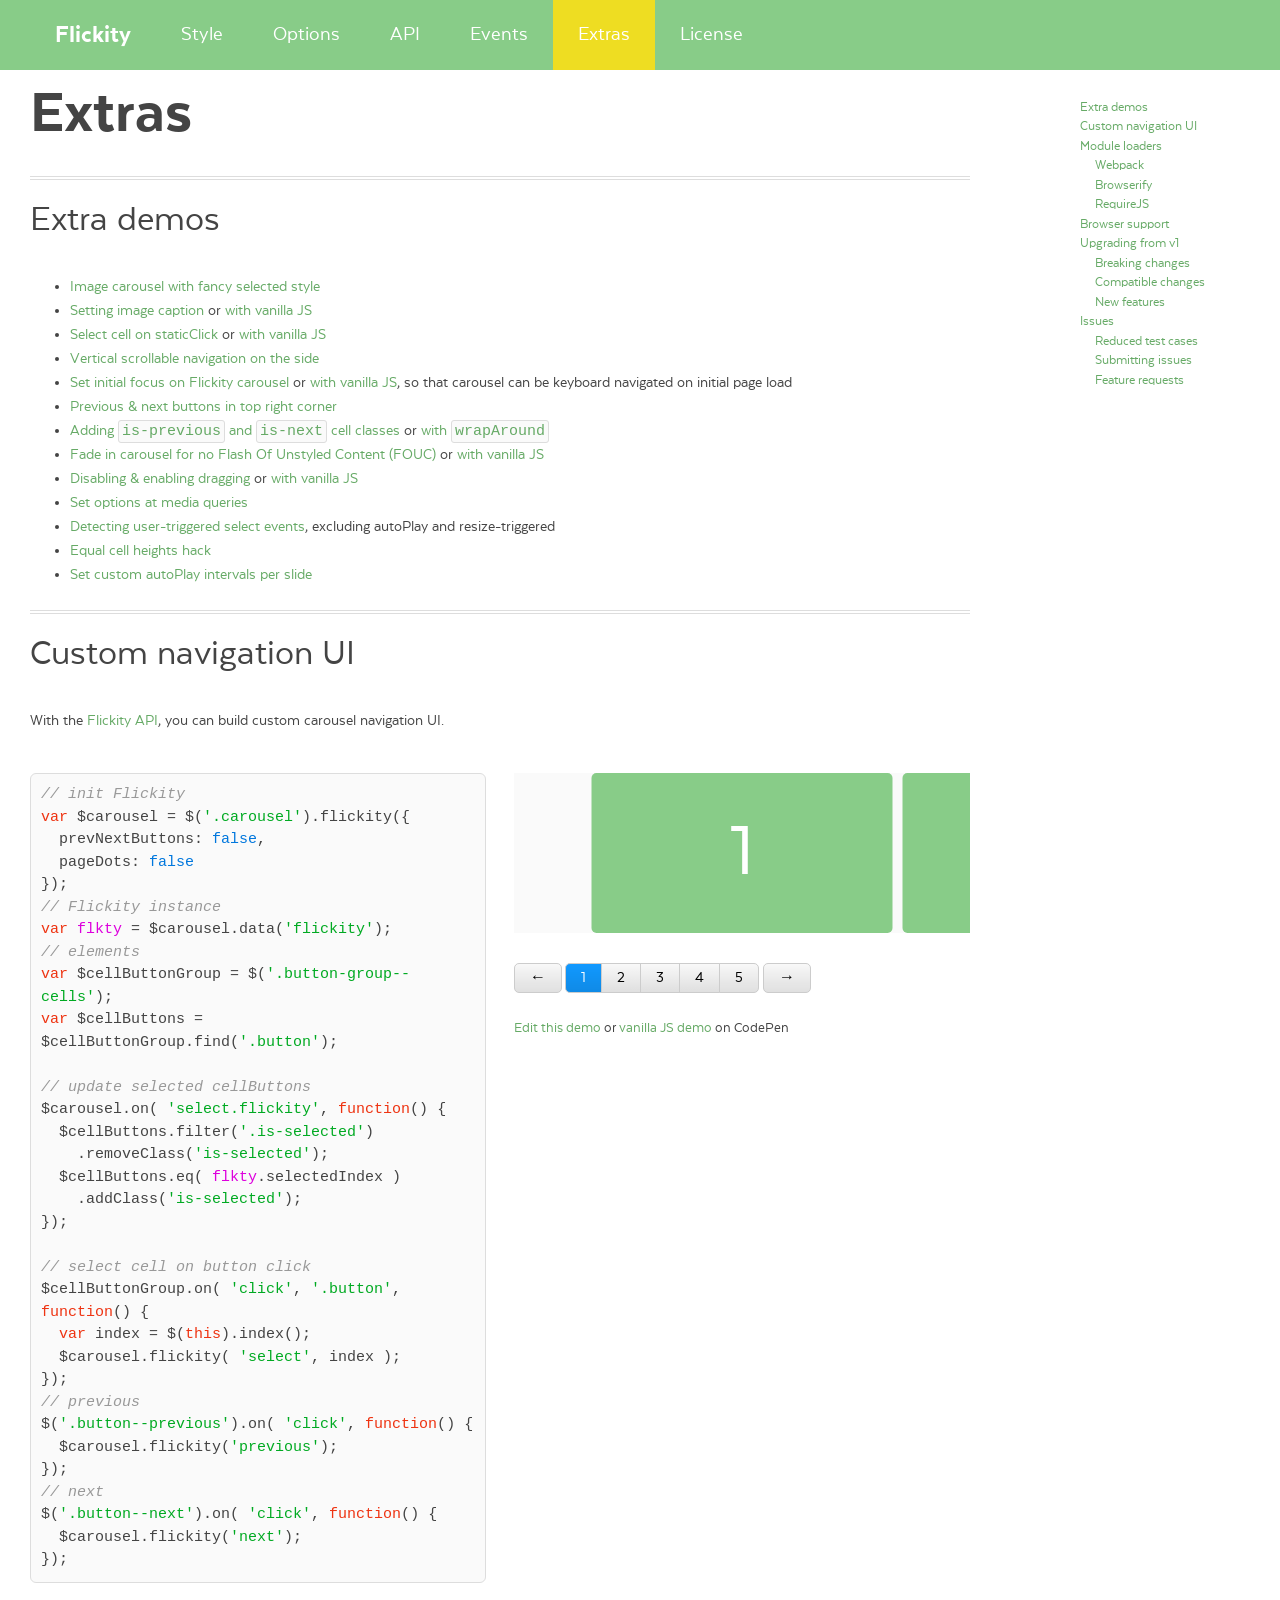
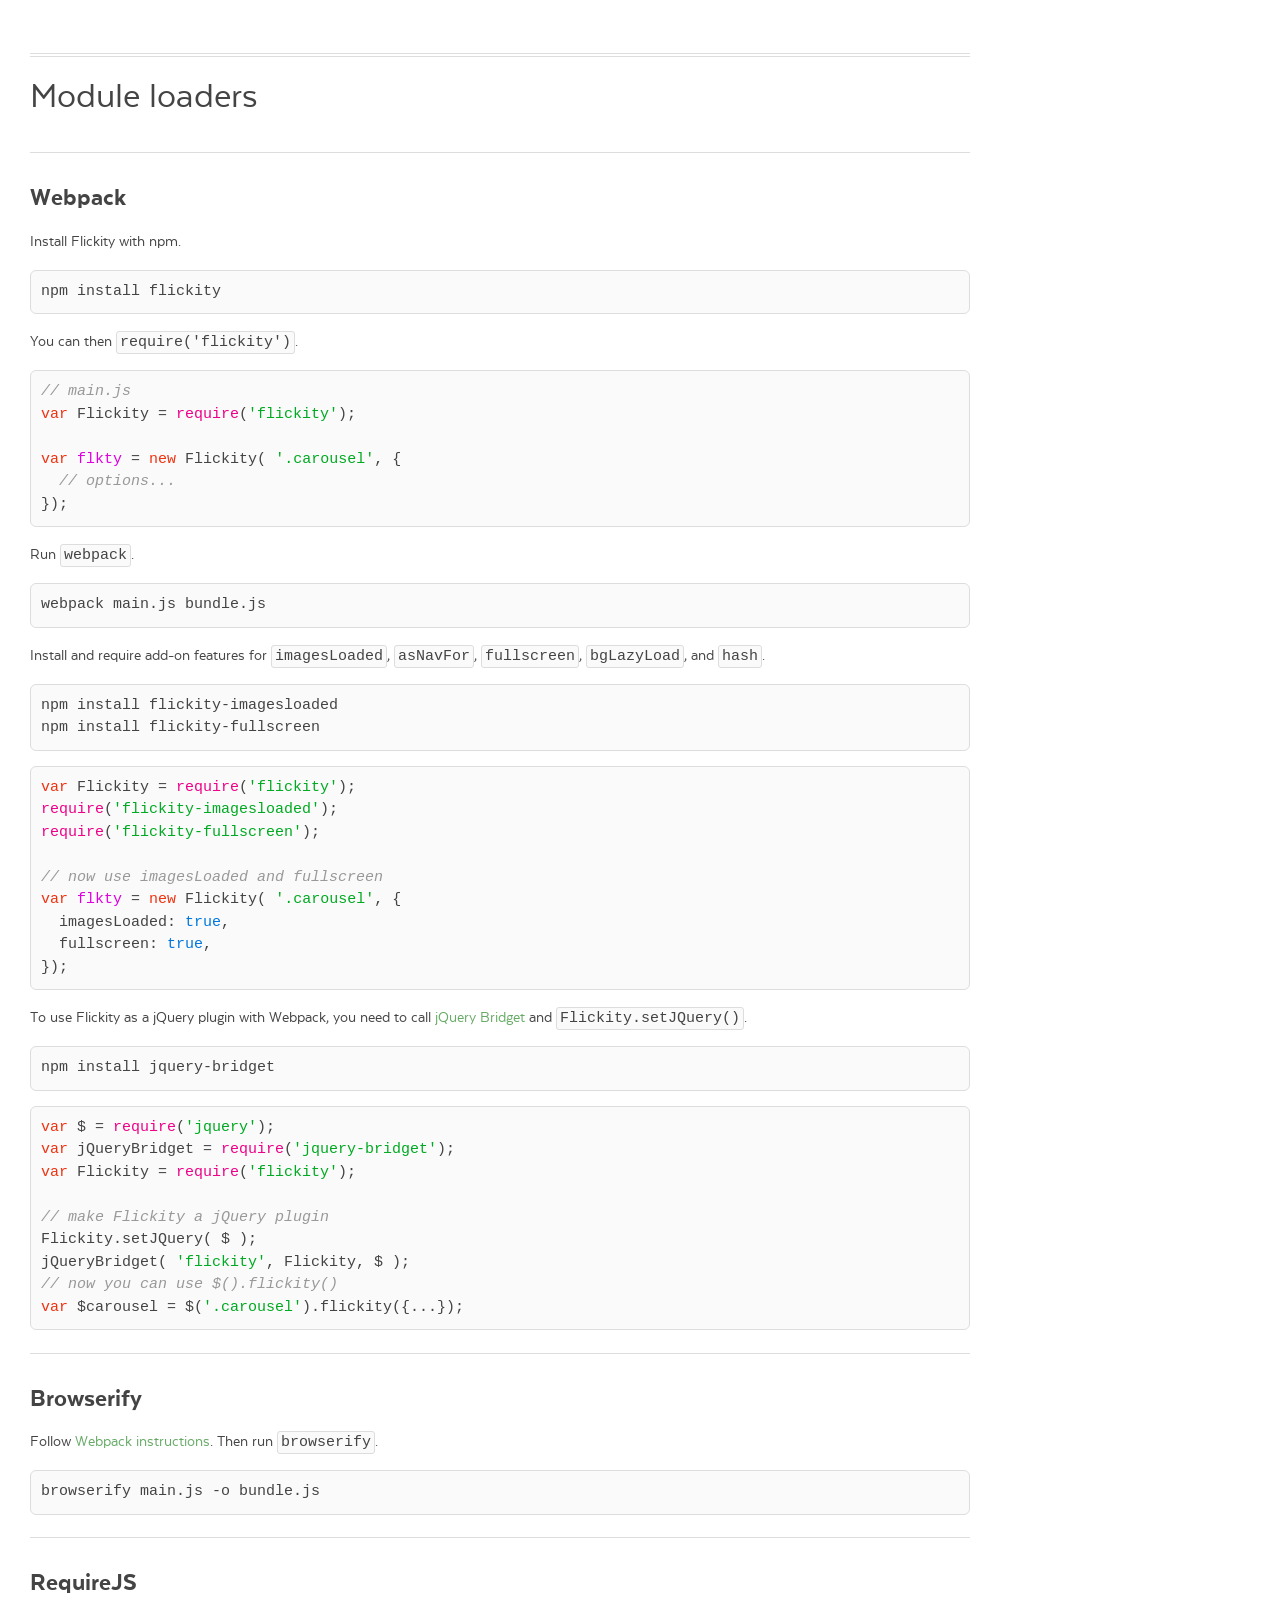
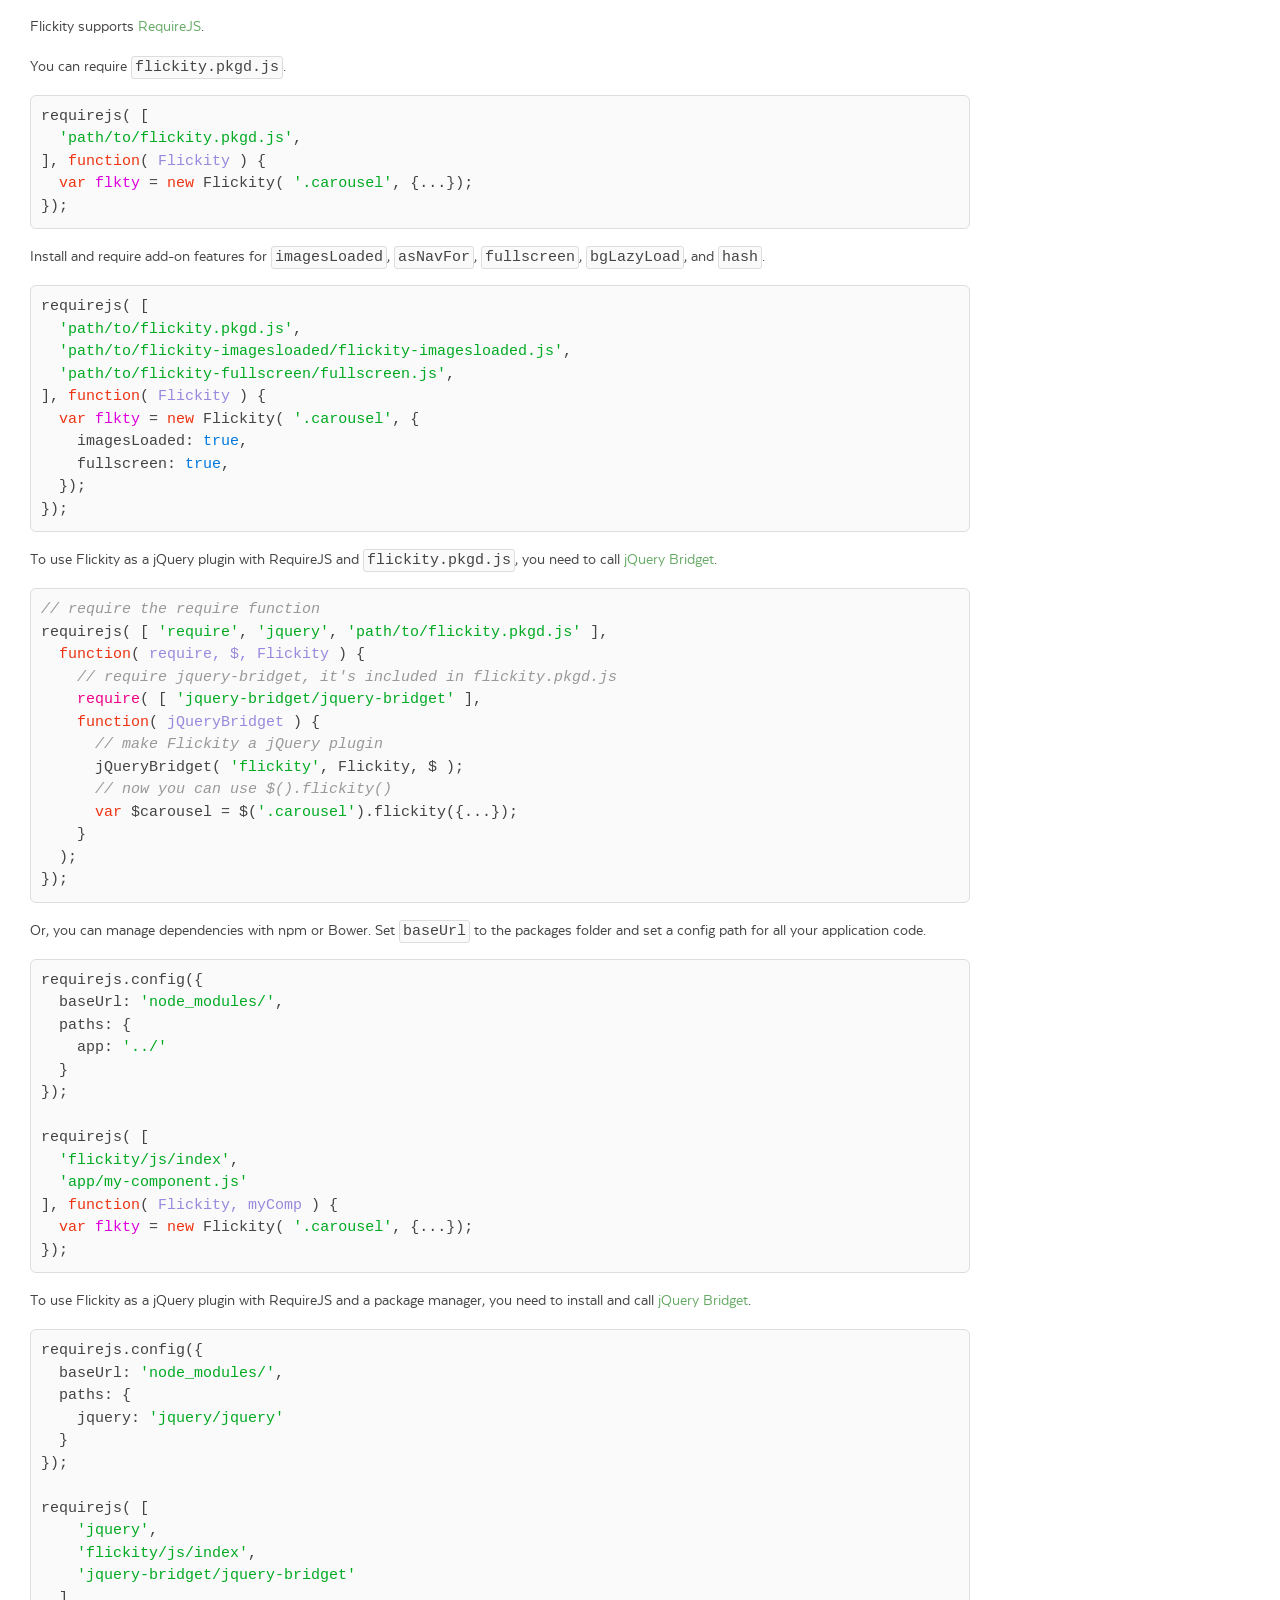
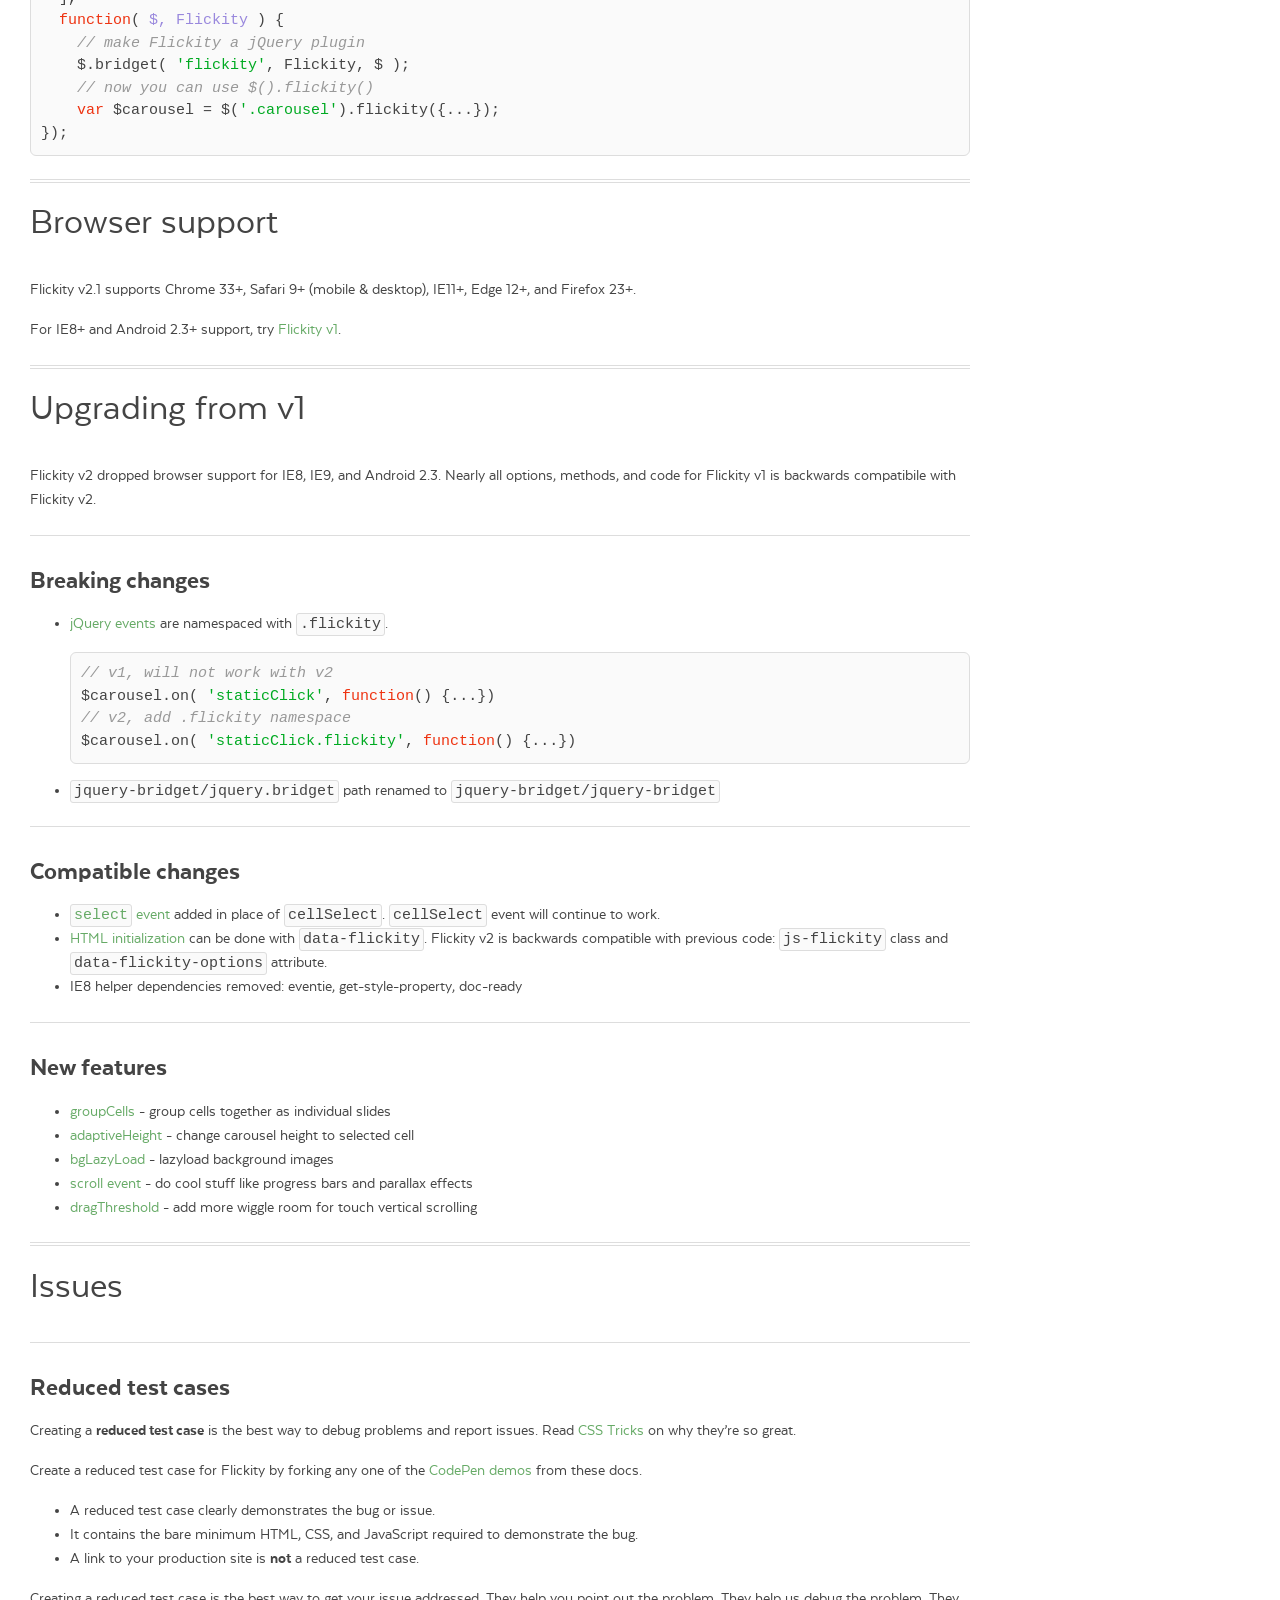
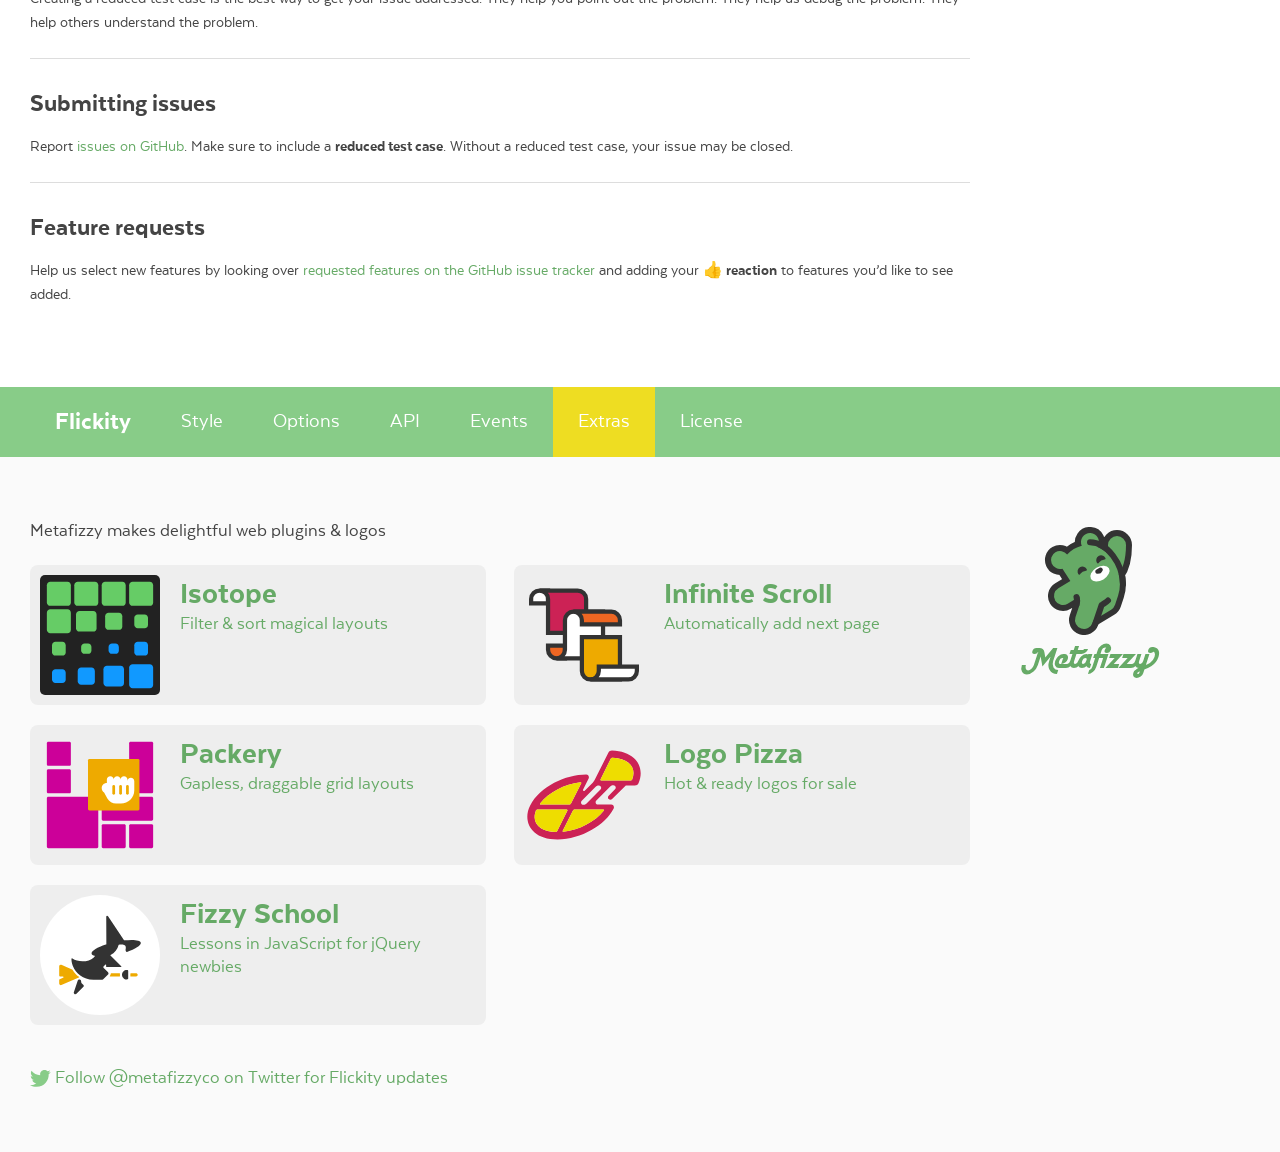
<file: flickity-docs/extras.html>
<!doctype html>
<html lang="en" class="export">
<head>
  <meta charset="utf-8">
  <meta name="description" content="Touch, responsive, flickable carousels">
  <meta name="viewport" content="width=device-width">

  <title>Flickity &#xB7; Extras</title>

    <link rel="stylesheet" href="css/flickity-docs.css?6" media="screen">

  <meta name="twitter:card" content="summary">
  <meta name="twitter:site" content="@metafizzyco">
  <meta name="twitter:url" content="https://flickity.metafizzy.co/extras.html">
  <meta name="twitter:title" content="Flickity Extras">
  <meta name="twitter:description" content="Touch, responsive, flickable carousels">

</head>
<body class="page--extras">


<nav class="site-nav">
  <div class="container">
    <ul class="site-nav__list">
      <li class="site-nav__item site-nav__item--homepage"><a href=".">Flickity</a></li>
      <li class="site-nav__item site-nav__item--style"><a href="style.html">Style</a></li>
      <li class="site-nav__item site-nav__item--options"><a href="options.html">Options</a></li>
      <li class="site-nav__item site-nav__item--api"><a href="api.html">API</a></li>
      <li class="site-nav__item site-nav__item--events"><a href="events.html">Events</a></li>
      <li class="site-nav__item site-nav__item--extras"><a href="extras.html">Extras</a></li>
      <li class="site-nav__item site-nav__item--license"><a href="license.html">License</a></li>
    </ul>
  </div>
</nav>


<div class="main">
  <div class="container">
      <h1 class="page-title">Extras</h1>


    <ul class="page-nav" data-js="page-nav">
<li class="page-nav__item page-nav__item--h2"><a href="#extra-demos">Extra demos</a></li>
<li class="page-nav__item page-nav__item--h2"><a href="#custom-navigation-ui">Custom navigation UI</a></li>
<li class="page-nav__item page-nav__item--h2"><a href="#module-loaders">Module loaders</a></li>
<li class="page-nav__item page-nav__item--h3"><a href="#webpack">Webpack</a></li>
<li class="page-nav__item page-nav__item--h3"><a href="#browserify">Browserify</a></li>
<li class="page-nav__item page-nav__item--h3"><a href="#requirejs">RequireJS</a></li>
<li class="page-nav__item page-nav__item--h2"><a href="#browser-support">Browser support</a></li>
<li class="page-nav__item page-nav__item--h2"><a href="#upgrading-from-v1">Upgrading from v1</a></li>
<li class="page-nav__item page-nav__item--h3"><a href="#breaking-changes">Breaking changes</a></li>
<li class="page-nav__item page-nav__item--h3"><a href="#compatible-changes">Compatible changes</a></li>
<li class="page-nav__item page-nav__item--h3"><a href="#new-features">New features</a></li>
<li class="page-nav__item page-nav__item--h2"><a href="#issues">Issues</a></li>
<li class="page-nav__item page-nav__item--h3"><a href="#reduced-test-cases">Reduced test cases</a></li>
<li class="page-nav__item page-nav__item--h3"><a href="#submitting-issues">Submitting issues</a></li>
<li class="page-nav__item page-nav__item--h3"><a href="#feature-requests">Feature requests</a></li>
</ul>



<h2 id="extra-demos">Extra demos</h2>

<ul>
  <li><a href="https://codepen.io/desandro/full/jEpxqJ">Image carousel with fancy selected style</a></li>
  <li>
    <a href="https://codepen.io/desandro/pen/dPdVNM">Setting image caption</a> or
    <a href="https://codepen.io/desandro/pen/OPQxpO">with vanilla JS</a>
  </li>
  <li>
    <a href="https://codepen.io/desandro/pen/pvxONO">Select cell on staticClick</a> or
    <a href="https://codepen.io/desandro/pen/OPBoWx">with vanilla JS</a>
  </li>
  <li><a href="https://codepen.io/desandro/pen/dMjbjR">Vertical scrollable navigation on the side</a></li>
  <li>
    <a href="https://codepen.io/desandro/pen/VYVEbM">Set initial focus on Flickity carousel</a> or
    <a href="https://codepen.io/desandro/pen/JoemRR">with vanilla JS</a>,
    so that carousel can be keyboard navigated on initial page load
  </li>
  <li><a href="https://codepen.io/desandro/pen/LVVqBR">Previous &amp; next buttons in top right corner</a></li>
  <li>
    <a href="https://codepen.io/desandro/pen/MagWrN">Adding <code>is-previous</code> and <code>is-next</code> cell classes</a> or
    <a href="https://codepen.io/desandro/pen/wWQQwN">with <code>wrapAround</code></a>
  </li>
  <li><a href="https://codepen.io/desandro/pen/KVwVqa/">Fade in carousel for no Flash Of Unstyled Content (FOUC)</a> or
    <a href="https://codepen.io/desandro/pen/JGoGpm">with vanilla JS</a>
  </li>
  <li><a href="https://codepen.io/desandro/pen/xZWqWM/">Disabling &amp; enabling dragging</a>
    or <a href="https://codepen.io/desandro/pen/adYJEQ/">with vanilla JS</a></li>
  <li><a href="https://codepen.io/desandro/pen/xVBpqG">Set options at media queries</a></li>
  <li><a href="https://codepen.io/desandro/pen/EWbqxa/">Detecting user-triggered select events</a>, excluding autoPlay and resize-triggered</li>
  <li><a href="https://codepen.io/desandro/pen/ZXEGVq">Equal cell heights hack</a></li>
  <li><a href="https://codepen.io/desandro/pen/gvKKrN/">Set custom autoPlay intervals per slide</a></li>
</ul>


<h2 id="custom-navigation-ui">Custom navigation UI</h2>

<p>With the <a href="api.html">Flickity API</a>, you can build custom carousel navigation UI.</p>

<div class="example duo">
  <div class="example__code duo__cell">
<pre><code class="js"><span class="comment">// init Flickity</span>
<span class="keyword">var</span> $carousel = $(<span class="string">&apos;.carousel&apos;</span>).flickity({
  prevNextButtons: <span class="literal">false</span>,
  pageDots: <span class="literal">false</span>
});
<span class="comment">// Flickity instance</span>
<span class="keyword">var</span> <span class="flickity_var">flkty</span> = $carousel.data(<span class="string">&apos;flickity&apos;</span>);
<span class="comment">// elements</span>
<span class="keyword">var</span> $cellButtonGroup = $(<span class="string">&apos;.button-group--cells&apos;</span>);
<span class="keyword">var</span> $cellButtons = $cellButtonGroup.find(<span class="string">&apos;.button&apos;</span>);

<span class="comment">// update selected cellButtons</span>
$carousel.on( <span class="string">&apos;select.flickity&apos;</span>, <span class="function"><span class="keyword">function</span>(<span class="params"></span>) </span>{
  $cellButtons.filter(<span class="string">&apos;.is-selected&apos;</span>)
    .removeClass(<span class="string">&apos;is-selected&apos;</span>);
  $cellButtons.eq( <span class="flickity_var">flkty</span>.selectedIndex )
    .addClass(<span class="string">&apos;is-selected&apos;</span>);
});

<span class="comment">// select cell on button click</span>
$cellButtonGroup.on( <span class="string">&apos;click&apos;</span>, <span class="string">&apos;.button&apos;</span>, <span class="function"><span class="keyword">function</span>(<span class="params"></span>) </span>{
  <span class="keyword">var</span> index = $(<span class="keyword">this</span>).index();
  $carousel.flickity( <span class="string">&apos;select&apos;</span>, index );
});
<span class="comment">// previous</span>
$(<span class="string">&apos;.button--previous&apos;</span>).on( <span class="string">&apos;click&apos;</span>, <span class="function"><span class="keyword">function</span>(<span class="params"></span>) </span>{
  $carousel.flickity(<span class="string">&apos;previous&apos;</span>);
});
<span class="comment">// next</span>
$(<span class="string">&apos;.button--next&apos;</span>).on( <span class="string">&apos;click&apos;</span>, <span class="function"><span class="keyword">function</span>(<span class="params"></span>) </span>{
  $carousel.flickity(<span class="string">&apos;next&apos;</span>);
});
</code></pre>
  </div>
  <div class="example__demo duo__cell" data-js="custom-nav">
    <div class="carousel">
      <div class="carousel-cell"></div>
      <div class="carousel-cell"></div>
      <div class="carousel-cell"></div>
      <div class="carousel-cell"></div>
      <div class="carousel-cell"></div>
    </div>
    <div class="button-row button-row--centered">
      <button class="button button--previous">&#x2190;</button>
      <div class="button-group button-group--cells button-group--inline">
        <button class="button is-selected">1</button>
        <button class="button">2</button>
        <button class="button">3</button>
        <button class="button">4</button>
        <button class="button">5</button>
      </div>
      <button class="button button--next">&#x2192;</button>
    </div>
    <p class="edit-demo">
        <a href="https://codepen.io/desandro/pen/jEZwxb">Edit this demo</a>
        or <a href="https://codepen.io/desandro/pen/emVRjv">vanilla JS demo</a> on CodePen
    </p>
  </div>
</div>


<h2 id="module-loaders">Module loaders</h2>


<h3 id="webpack">Webpack</h3>

<p>Install Flickity with npm.</p>

<pre><code class="bash">npm install flickity
</code></pre>

<p>You can then <code>require(&apos;flickity&apos;)</code>.</p>

<pre><code class="js"><span class="comment">// main.js</span>
<span class="keyword">var</span> <span class="flickity_keyword">Flickity</span> = <span class="built_in">require</span>(<span class="string">&apos;flickity&apos;</span>);

<span class="keyword">var</span> <span class="flickity_var">flkty</span> = <span class="keyword">new</span> <span class="flickity_keyword">Flickity</span>( <span class="string">&apos;.carousel&apos;</span>, {
  <span class="comment">// options...</span>
});
</code></pre>

<p>Run <code>webpack</code>.</p>

<pre><code class="bash">webpack main.js bundle.js
</code></pre>

<p>Install and require add-on features for <code>imagesLoaded</code>, <code>asNavFor</code>, <code>fullscreen</code>, <code>bgLazyLoad</code>, and <code>hash</code>.</p>

<pre><code class="bash">npm install flickity-imagesloaded
npm install flickity-fullscreen
</code></pre>

<pre><code class="js"><span class="keyword">var</span> <span class="flickity_keyword">Flickity</span> = <span class="built_in">require</span>(<span class="string">&apos;flickity&apos;</span>);
<span class="built_in">require</span>(<span class="string">&apos;flickity-imagesloaded&apos;</span>);
<span class="built_in">require</span>(<span class="string">&apos;flickity-fullscreen&apos;</span>);

<span class="comment">// now use imagesLoaded and fullscreen</span>
<span class="keyword">var</span> <span class="flickity_var">flkty</span> = <span class="keyword">new</span> <span class="flickity_keyword">Flickity</span>( <span class="string">&apos;.carousel&apos;</span>, {
  imagesLoaded: <span class="literal">true</span>,
  fullscreen: <span class="literal">true</span>,
});
</code></pre>

<p>To use Flickity as a jQuery plugin with Webpack, you need to call <a href="https://www.npmjs.com/package/jquery-bridget">jQuery Bridget</a> and <code>Flickity.setJQuery()</code>.</p>

<pre><code class="bash">npm install jquery-bridget
</code></pre>

<pre><code class="js"><span class="keyword">var</span> $ = <span class="built_in">require</span>(<span class="string">&apos;jquery&apos;</span>);
<span class="keyword">var</span> jQueryBridget = <span class="built_in">require</span>(<span class="string">&apos;jquery-bridget&apos;</span>);
<span class="keyword">var</span> <span class="flickity_keyword">Flickity</span> = <span class="built_in">require</span>(<span class="string">&apos;flickity&apos;</span>);

<span class="comment">// make Flickity a jQuery plugin</span>
<span class="flickity_keyword">Flickity</span>.setJQuery( $ );
jQueryBridget( <span class="string">&apos;flickity&apos;</span>, <span class="flickity_keyword">Flickity</span>, $ );
<span class="comment">// now you can use $().flickity()</span>
<span class="keyword">var</span> $carousel = $(<span class="string">&apos;.carousel&apos;</span>).flickity({...});
</code></pre>


<h3 id="browserify">Browserify</h3>

<p>Follow <a href="#webpack">Webpack instructions</a>. Then run <code>browserify</code>.</p>

<pre><code class="bash">browserify main.js -o bundle.js
</code></pre>


<h3 id="requirejs">RequireJS</h3>

<p>Flickity supports <a href="http://requirejs.org/">RequireJS</a>.</p>

<p>You can require <code>flickity.pkgd.js</code>.</p>

<pre><code class="js">requirejs( [
  <span class="string">&apos;path/to/flickity.pkgd.js&apos;</span>,
], <span class="function"><span class="keyword">function</span>(<span class="params"> Flickity </span>) </span>{
  <span class="keyword">var</span> <span class="flickity_var">flkty</span> = <span class="keyword">new</span> <span class="flickity_keyword">Flickity</span>( <span class="string">&apos;.carousel&apos;</span>, {...});
});
</code></pre>

<p>Install and require add-on features for <code>imagesLoaded</code>, <code>asNavFor</code>, <code>fullscreen</code>, <code>bgLazyLoad</code>, and <code>hash</code>.</p>

<pre><code class="js">requirejs( [
  <span class="string">&apos;path/to/flickity.pkgd.js&apos;</span>,
  <span class="string">&apos;path/to/flickity-imagesloaded/flickity-imagesloaded.js&apos;</span>,
  <span class="string">&apos;path/to/flickity-fullscreen/fullscreen.js&apos;</span>,
], <span class="function"><span class="keyword">function</span>(<span class="params"> Flickity </span>) </span>{
  <span class="keyword">var</span> <span class="flickity_var">flkty</span> = <span class="keyword">new</span> <span class="flickity_keyword">Flickity</span>( <span class="string">&apos;.carousel&apos;</span>, {
    imagesLoaded: <span class="literal">true</span>,
    fullscreen: <span class="literal">true</span>,
  });
});
</code></pre>

<p>To use Flickity as a jQuery plugin with RequireJS and <code>flickity.pkgd.js</code>, you need to call <a href="https://www.npmjs.com/package/jquery-bridget">jQuery Bridget</a>.</p>

<pre><code class="js"><span class="comment">// require the require function</span>
requirejs( [ <span class="string">&apos;require&apos;</span>, <span class="string">&apos;jquery&apos;</span>, <span class="string">&apos;path/to/flickity.pkgd.js&apos;</span> ],
  <span class="function"><span class="keyword">function</span>(<span class="params"> require, $, Flickity </span>) </span>{
    <span class="comment">// require jquery-bridget, it&apos;s included in flickity.pkgd.js</span>
    <span class="built_in">require</span>( [ <span class="string">&apos;jquery-bridget/jquery-bridget&apos;</span> ],
    <span class="function"><span class="keyword">function</span>(<span class="params"> jQueryBridget </span>) </span>{
      <span class="comment">// make Flickity a jQuery plugin</span>
      jQueryBridget( <span class="string">&apos;flickity&apos;</span>, <span class="flickity_keyword">Flickity</span>, $ );
      <span class="comment">// now you can use $().flickity()</span>
      <span class="keyword">var</span> $carousel = $(<span class="string">&apos;.carousel&apos;</span>).flickity({...});
    }
  );
});
</code></pre>

<p>Or, you can manage dependencies with npm or Bower. Set <code>baseUrl</code> to the packages folder and set a config path for all your application code.</p>

<pre><code class="js">requirejs.config({
  baseUrl: <span class="string">&apos;node_modules/&apos;</span>,
  paths: {
    app: <span class="string">&apos;../&apos;</span>
  }
});

requirejs( [
  <span class="string">&apos;flickity/js/index&apos;</span>,
  <span class="string">&apos;app/my-component.js&apos;</span>
], <span class="function"><span class="keyword">function</span>(<span class="params"> Flickity, myComp </span>) </span>{
  <span class="keyword">var</span> <span class="flickity_var">flkty</span> = <span class="keyword">new</span> <span class="flickity_keyword">Flickity</span>( <span class="string">&apos;.carousel&apos;</span>, {...});
});
</code></pre>

<p>To use Flickity as a jQuery plugin with RequireJS and a package manager, you need to install and call <a href="https://github.com/desandro/jquery-bridget">jQuery Bridget</a>.</p>

<pre><code class="js">requirejs.config({
  baseUrl: <span class="string">&apos;node_modules/&apos;</span>,
  paths: {
    jquery: <span class="string">&apos;jquery/jquery&apos;</span>
  }
});

requirejs( [
    <span class="string">&apos;jquery&apos;</span>,
    <span class="string">&apos;flickity/js/index&apos;</span>,
    <span class="string">&apos;jquery-bridget/jquery-bridget&apos;</span>
  ],
  <span class="function"><span class="keyword">function</span>(<span class="params"> $, Flickity </span>) </span>{
    <span class="comment">// make Flickity a jQuery plugin</span>
    $.bridget( <span class="string">&apos;flickity&apos;</span>, <span class="flickity_keyword">Flickity</span>, $ );
    <span class="comment">// now you can use $().flickity()</span>
    <span class="keyword">var</span> $carousel = $(<span class="string">&apos;.carousel&apos;</span>).flickity({...});
});
</code></pre>


<h2 id="browser-support">Browser support</h2>

<p>Flickity v2.1 supports Chrome 33+, Safari 9+ (mobile &amp; desktop), IE11+, Edge 12+, and Firefox 23+.</p>

<p>For IE8+ and Android 2.3+ support, try <a href="http://flickity.metafizzy.co/v1/">Flickity v1</a>.</p>


<h2 id="upgrading-from-v1">Upgrading from v1</h2>

<p>Flickity v2 dropped browser support for IE8, IE9, and Android 2.3. Nearly all options, methods, and code for Flickity v1 is backwards compatibile with Flickity v2.</p>

<h3 id="breaking-changes">Breaking changes</h3>

<ul>
  <li>
    <p><a href="events.html">jQuery events</a> are namespaced with <code>.flickity</code>.</p>
<pre><code class="js"><span class="comment">// v1, will not work with v2</span>
$carousel.on( <span class="string">&apos;staticClick&apos;</span>, <span class="function"><span class="keyword">function</span>(<span class="params"></span>) </span>{...})
<span class="comment">// v2, add .flickity namespace</span>
$carousel.on( <span class="string">&apos;staticClick.flickity&apos;</span>, <span class="function"><span class="keyword">function</span>(<span class="params"></span>) </span>{...})
</code></pre>
  </li>
  <li><code>jquery-bridget/jquery.bridget</code> path renamed to <code>jquery-bridget/jquery-bridget</code></li>
</ul>

<h3 id="compatible-changes">Compatible changes</h3>

<ul>
  <li><a href="events.html#select"><code>select</code> event</a> added in place of <code>cellSelect</code>. <code>cellSelect</code> event will continue to work.</li>
  <li><a href="index.html#initialize-with-html">HTML initialization</a> can be done with <code>data-flickity</code>. Flickity v2 is backwards compatible with previous code: <code>js-flickity</code> class and <code>data-flickity-options</code> attribute.</li>
  <li>IE8 helper dependencies removed: eventie, get-style-property, doc-ready</li>
</ul>

<h3 id="new-features">New features</h3>

<ul>
  <li><a href="options.html#groupcells">groupCells</a> - group cells together as individual slides</li>
  <li><a href="options.html#adaptiveheight">adaptiveHeight</a> - change carousel height to selected cell</li>
  <li><a href="options.html#bglazyload">bgLazyLoad</a> - lazyload background images</li>
  <li><a href="events.html#scroll">scroll event</a> - do cool stuff like progress bars and parallax effects</li>
  <li><a href="options.html#dragthreshold">dragThreshold</a> - add more wiggle room for touch vertical scrolling</li>
</ul>


<h2 id="issues">Issues</h2>

<h3 id="reduced-test-cases">Reduced test cases</h3>

<p>Creating a <strong>reduced test case</strong> is the best way to debug problems and report issues. Read <a href="https://css-tricks.com/reduced-test-cases/">CSS Tricks</a> on why they&#x2019;re so great.</p>

<p>Create a reduced test case for Flickity by forking any one of the <a href="https://codepen.io/desandro/pens/tags/?grid_type=list&amp;selected_tag=flickity-docs&amp;sort_order=asc">CodePen demos</a> from these docs.</p>

<ul>
  <li>A reduced test case clearly demonstrates the bug or issue.</li>
  <li>It contains the bare minimum HTML, CSS, and JavaScript required to demonstrate the bug.</li>
  <li>A link to your production site is <b>not</b> a reduced test case.</li>
</ul>

<p>Creating a reduced test case is the best way to get your issue addressed. They help you point out the problem. They help us debug the problem. They help others understand the problem.</p>


<h3 id="submitting-issues">Submitting issues</h3>

<p>Report <a href="https://github.com/metafizzy/flickity/issues/">issues on GitHub</a>. Make sure to include a <strong>reduced test case</strong>. Without a reduced test case, your issue may be closed.</p>


<h3 id="feature-requests">Feature requests</h3>

<p>Help us select new features by looking over <a href="https://github.com/metafizzy/flickity/labels/feature%20request">requested features on the GitHub issue tracker</a> and adding your <strong>&#x1F44D; reaction</strong> to features you&#x2019;d like to see added.</p>


  </div>
</div>

<nav class="site-nav">
  <div class="container">
    <ul class="site-nav__list">
      <li class="site-nav__item site-nav__item--homepage"><a href=".">Flickity</a></li>
      <li class="site-nav__item site-nav__item--style"><a href="style.html">Style</a></li>
      <li class="site-nav__item site-nav__item--options"><a href="options.html">Options</a></li>
      <li class="site-nav__item site-nav__item--api"><a href="api.html">API</a></li>
      <li class="site-nav__item site-nav__item--events"><a href="events.html">Events</a></li>
      <li class="site-nav__item site-nav__item--extras"><a href="extras.html">Extras</a></li>
      <li class="site-nav__item site-nav__item--license"><a href="license.html">License</a></li>
    </ul>
  </div>
</nav>

<footer class="site-footer">

  <div class="container">

    <p class="site-footer__copy">Metafizzy makes delightful web plugins &amp; logos</p>

    <div class="showcase">
    
      <ul class="showcase-item-list">
          <li class="showcase-item">
            <a class="showcase-item__link" href="https://isotope.metafizzy.co">
              <div class="showcase-item__image">
                  <svg class="isotope-illo" xmlns="http://www.w3.org/2000/svg" viewbox="0 0 350 350" width="100" height="100">
                    <path class="isotope-illo__color1" fill="#6C6" d="M80 170H30c-6 0-10-5-10-10v-50c0-6 5-10 10-10h50c6 0 10 5 10 10v50C90 166 86 170 80 170z"/>
                    <path class="isotope-illo__color1" fill="#6C6" d="M80 90H30c-6 0-10-5-10-10V30c0-6 5-10 10-10h50c6 0 10 5 10 10v50C90 86 86 90 80 90z"/>
                    <path class="isotope-illo__color1" fill="#6C6" d="M160 90h-50c-6 0-10-5-10-10V30c0-6 5-10 10-10h50c6 0 10 5 10 10v50C170 86 166 90 160 90z"/>
                    <path class="isotope-illo__color1" fill="#6C6" d="M240 90h-50c-6 0-10-5-10-10V30c0-6 5-10 10-10h50c6 0 10 5 10 10v50C250 86 246 90 240 90z"/>
                    <path class="isotope-illo__color1" fill="#6C6" d="M320 90h-50c-6 0-10-5-10-10V30c0-6 5-10 10-10h50c6 0 10 5 10 10v50C330 86 326 90 320 90z"/>
                    <path class="isotope-illo__color1" fill="#6C6" d="M155 165h-40c-6 0-10-5-10-10v-40c0-6 5-10 10-10h40c6 0 10 5 10 10v40 C165 161 161 165 155 165z"/>
                    <path class="isotope-illo__color1" fill="#6C6" d="M230 160h-30c-6 0-10-5-10-10v-30c0-6 5-10 10-10h30c6 0 10 5 10 10v30 C240 156 236 160 230 160z"/>
                    <path class="isotope-illo__color1" fill="#6C6" d="M305 155h-20c-6 0-10-5-10-10v-20c0-6 5-10 10-10h20c6 0 10 5 10 10v20 C315 151 311 155 305 155z"/>
                    <path class="isotope-illo__color1" fill="#6C6" d="M65 235H45c-6 0-10-5-10-10v-20c0-6 5-10 10-10h20c6 0 10 5 10 10v20C75 231 71 235 65 235z"/>
                    <path class="isotope-illo__color1" fill="#6C6" d="M140 230h-10c-6 0-10-5-10-10v-10c0-6 5-10 10-10h10c6 0 10 5 10 10v10 C150 226 146 230 140 230z"/>
                    <path class="isotope-illo__color2" fill="#19F" d="M305 235h-20c-6 0-10-5-10-10v-20c0-6 5-10 10-10h20c6 0 10 5 10 10v20 C315 231 311 235 305 235z"/>
                    <path class="isotope-illo__color2" fill="#19F" d="M65 315H45c-6 0-10-5-10-10v-20c0-6 5-10 10-10h20c6 0 10 5 10 10v20C75 311 71 315 65 315z"/>
                    <path class="isotope-illo__color2" fill="#19F" d="M150 320h-30c-6 0-10-5-10-10v-30c0-6 5-10 10-10h30c6 0 10 5 10 10v30 C160 316 156 320 150 320z"/>
                    <path class="isotope-illo__color2" fill="#19F" d="M220 230h-10c-6 0-10-5-10-10v-10c0-6 5-10 10-10h10c6 0 10 5 10 10v10 C230 226 226 230 220 230z"/>
                    <path class="isotope-illo__color2" fill="#19F" d="M235 325h-40c-6 0-10-5-10-10v-40c0-6 5-10 10-10h40c6 0 10 5 10 10v40 C245 321 241 325 235 325z"/>
                    <path class="isotope-illo__color2" fill="#19F" d="M320 330h-50c-6 0-10-5-10-10v-50c0-6 5-10 10-10h50c6 0 10 5 10 10v50 C330 326 326 330 320 330z"/>
                  </svg>
              </div>
              <div class="showcase-item__text">
                <h3 class="showcase-item__title">Isotope</h3>
                <p class="showcase-item__description">Filter &amp; sort magical layouts</p>
              </div>
            </a>
          </li>
    
          <li class="showcase-item">
            <a class="showcase-item__link" href="https://infinite-scroll.com">
              <div class="showcase-item__image">
                  <svg class="infinite-scroll-illo" xmlns="http://www.w3.org/2000/svg" viewbox="0 0 520 520" width="200" height="200">
                    <path class="infinite-scroll-illo__page infinite-scroll-illo__page--back" d="M90,110H10V90c0-22,18-40,40-40h40V110z"/>
                    <path class="infinite-scroll-illo__page infinite-scroll-illo__page--front1" d="M270,90L270,90c0-22-18-40-40-40h0H50h0c22,0,40,18,40,40v0v0v160h180V90z"/>
                    <path class="infinite-scroll-illo__page infinite-scroll-illo__page--front2" d="M170,330v-20H90v20v0c0,22,18,40,40,40h0h40V330z"/>
                    <path class="infinite-scroll-illo__page infinite-scroll-illo__page--back" d="M350,150H210c-22,0-40,18-40,40v140v0c0,22-18,40-40,40h0h220V150z"/>
                    <path class="infinite-scroll-illo__page infinite-scroll-illo__page--front3" d="M430,470V270H250v160c0,22,18,40,40,40H430z"/>
                    <path class="infinite-scroll-illo__page infinite-scroll-illo__page--front2" d="M250,190v20h180v-20c0-22-18-40-40-40H210h0C232,150,250,168,250,190L250,190z"/>
                    <path class="infinite-scroll-illo__page infinite-scroll-illo__page--back" d="M330,410v20v0c0,22-18,40-40,40h0h180c22,0,40-18,40-40v-20H330z"/>
                  </svg>
              </div>
              <div class="showcase-item__text">
                <h3 class="showcase-item__title">Infinite Scroll</h3>
                <p class="showcase-item__description">Automatically add next page</p>
              </div>
            </a>
          </li>
    
    
          <li class="showcase-item">
            <a class="showcase-item__link" href="https://packery.metafizzy.co">
              <div class="showcase-item__image">
                  <svg class="packery-illo" xmlns="http://www.w3.org/2000/svg" viewbox="0 0 700 700" width="100" height="100">
                    <path class="packery-illo__item" fill="#C09" d="M172 180H48c-4 0-8-4-8-8V48c0-4 4-8 8-8h124c4 0 8 4 8 8v124C180 176 176 180 172 180z"/>
                    <path class="packery-illo__item" fill="#C09" d="M172 340H48c-4 0-8-4-8-8V208c0-4 4-8 8-8h124c4 0 8 4 8 8v124C180 336 176 340 172 340z"/>
                    <path class="packery-illo__item" fill="#C09" d="M492 660H368c-4 0-8-4-8-8V528c0-4 4-8 8-8h124c4 0 8 4 8 8v124C500 656 496 660 492 660z"/>
                    <path class="packery-illo__item" fill="#C09" d="M652 660H528c-4 0-8-4-8-8V528c0-4 4-8 8-8h124c4 0 8 4 8 8v124C660 656 656 660 652 660z"/>
                    <path class="packery-illo__item" fill="#C09" d="M652 500H368c-4 0-8-4-8-8V368c0-4 4-8 8-8h284c4 0 8 4 8 8v124C660 496 656 500 652 500z"/>
                    <path class="packery-illo__item" fill="#C09" d="M332 660H48c-4 0-8-4-8-8V368c0-4 4-8 8-8h284c4 0 8 4 8 8v284C340 656 336 660 332 660z"/>
                    <path class="packery-illo__item" fill="#C09" d="M652 340H528c-4 0-8-4-8-8V48c0-4 4-8 8-8h124c4 0 8 4 8 8v284C660 336 656 340 652 340z"/>
                    <path class="packery-illo__draggie" fill="#EA0" d="M572 440H288c-4 0-8-4-8-8V148c0-4 4-8 8-8h284c4 0 8 4 8 8v284C580 436 576 440 572 440z"/>
                    <g>
                      <path class="packery-illo__hand" fill="white" d="M530 250c-11 0-20 9-20 20v-10c0-11-9-20-20-20s-20 9-20 20c0-11-9-20-20-20s-20 9-20 20c0-11-9-20-20-20
                        s-20 9-20 20v20c-17 0-30 13-30 30c0 11 6 20 14 25l19 35c10 18 30 30 51 30h28
                        c43 0 78-35 78-78V270C550 259 541 250 530 250z"/>
                      <line class="packery-illo__hand-line" stroke="#EA0" fill="none" stroke-width="16" stroke-linecap="round" x1="430" y1="300" x2="430" y2="340"/>
                      <line class="packery-illo__hand-line" stroke="#EA0" fill="none" stroke-width="16" stroke-linecap="round" x1="470" y1="300" x2="470" y2="340"/>
                      <line class="packery-illo__hand-line" stroke="#EA0" fill="none" stroke-width="16" stroke-linecap="round" x1="510" y1="300" x2="510" y2="340"/>
                    </g>
                  </svg>
              </div>
              <div class="showcase-item__text">
                <h3 class="showcase-item__title">Packery</h3>
                <p class="showcase-item__description">Gapless, draggable grid layouts</p>
              </div>
            </a>
          </li>
    
          <li class="showcase-item">
            <a class="showcase-item__link" href="http://logo.pizza">
              <div class="showcase-item__image">
                  <svg class="logo-pizza-illo" xmlns="http://www.w3.org/2000/svg" viewbox="0 0 700 700" width="100" height="100">
                    <path class="logo-pizza-illo__outline" fill="#C25" d="M513 91c-9-0-17 5-21 12l-80 160c-3 5-6 10-11 15l-47 47
                      c-5 5-12-1-9-7l32-64c5-11-2-23-14-23h-0c-121 0-268 70-327 180
                      C-9 497 35 609 196 609c138 0 279-85 327-180v0c5-11-2-23-14-23h-77c-13 0-19-15-10-24
                      l81-81c5-5 11-8 18-8l0 0c13 0 19 15 10 24L494 354c-6 6-6 14 0 20c3 3 6 4 10 4
                      c4 0 7-1 10-4l80-80h53c9 0 17-5 21-13C707 190 656 97 513 91z M334 281l-59 117
                      c-2 5-7 8-13 8H97c-4 0-6-4-3-7c49-64 143-114 236-124C333 275 335 278 334 281z
                       M70 441c2-4 6-7 10-7h168c4 0 7 4 5 8l-59 118c-2 4-6 6-11 6
                      C106 565 38 521 70 441z M466 441c-49 64-143 114-236 124c-3 0-6-3-4-6l59-117
                      c2-5 7-8 13-8h166C466 434 468 438 466 441z M446 318l-81 81c-5 5-11 8-18 8l0 0
                      c-13 0-19-15-10-24l81-81c5-5 11-8 18-8l0 0C449 294 455 309 446 318z M447 258L506 139
                      c2-4 6-7 11-6c101 7 140 60 114 126c-2 4-6 7-10 7H452C448 266 445 262 447 258z"/>
                    <path class="logo-pizza-illo__slice" fill="#ED0" d="M334 281l-59 117c-2 5-7 8-13 8H97c-4 0-6-4-3-7
                      c49-64 143-114 236-124C333 275 335 278 334 281z"/>
                    <path class="logo-pizza-illo__slice" fill="#ED0" d="M70 441c2-4 6-7 10-7h168c4 0 7 4 5 8l-59 118c-2 4-6 6-11 6
                      C106 565 38 521 70 441z"/>
                    <path class="logo-pizza-illo__slice" fill="#ED0" d="M466 441c-49 64-143 114-236 124c-3 0-6-3-4-6l59-117
                      c2-5 7-8 13-8h166C466 434 468 438 466 441z"/>
                    <path class="logo-pizza-illo__slice" fill="#ED0" d="M447 258L506 139c2-4 6-7 11-6c101 7 140 60 114 126c-2 4-6 7-10 7H452
                      C448 266 445 262 447 258z"/>
                  </svg>
              </div>
              <div class="showcase-item__text">
                <h3 class="showcase-item__title">Logo Pizza</h3>
                <p class="showcase-item__description">Hot &amp; ready logos for sale</p>
              </div>
            </a>
          </li>
    
          <li class="showcase-item">
            <a class="showcase-item__link" href="http://fizzy.school">
              <div class="showcase-item__image">
                  <svg class="witchie-logo" xmlns="http://www.w3.org/2000/svg" viewbox="0 0 1000 1000" width="200" height="200">
                    <circle class="witchie-logo__moon" fill="white" cx="500" cy="500" r="500"/>
                    <path class="witchie-logo__broom" fill="#EA0" d="M582 675a35 35 0 0 0 8-20 3 3 0 0 1 3-2h71a3 3 0 0 1 3 3 59 59 0 0 0 0 20 3 3 0 0 1-3 3h-79A3 3 0 0 1 582 675Zm219 4a13 13 0 0 0 13-14c-1-7-7-12-14-12h-44a3 3 0 0 0-3 3v21a3 3 0 0 0 3 3ZM299 660a203 203 0 0 1-27-36 8 8 0 0 0-4-3L178 582a13 13 0 0 0-18 12v77a8 8 0 0 0 8 8h22a5 5 0 0 1 2 10L164 703a8 8 0 0 0-4 7v28a13 13 0 0 0 18 12l146-63a3 3 0 0 0 1-5A197 197 0 0 1 299 660Z"/>
                    <path class="witchie-logo__dress" fill="#333" d="M326 705h4a13 13 0 0 1 13 13v8a13 13 0 0 0 4 9l13 13a13 13 0 0 1 0 19l-56 56c-10 10-26-0-22-13L314 714A13 13 0 0 1 326 705Zm397-79c-27 0-47 26-37 54 3 7 11 16 17 19a42 42 0 0 0 19 5 38 38 0 0 0 7-1 8 8 0 0 0 6-8v-62a8 8 0 0 0-6-8 38 38 0 0 0-7-1M840 397c-3-15-33-23-77-23a521 521 0 0 0-59 4 5 5 0 0 1-5-2L567 177a8 8 0 0 0-7-4 8 8 0 0 0-8 8l1 227a5 5 0 0 1-4 5c-74 24-123 55-119 76 2 8 11 14 26 18a3 3 0 0 1 1 4l-11 11c-20 20-56 30-92 30-31 0-63-8-84-23a5 5 0 0 0-3-1 5 5 0 0 0-5 5c0 78 68 173 183 173h75a10 10 0 0 0 7-3l38-38a16 16 0 0 0 0-23l-34-34a10 10 0 0 1 0-14l15-15a3 3 0 0 1 5 2v15a5 5 0 0 0 5 5H674a4 4 0 0 0 3-7l-90-90a3 3 0 0 1 1-4c34-19 59-49 67-84a3 3 0 0 1 2-2c6-1 12-1 17-1 22 0 37 5 39 14 1 6 3 11 2 17-5 17 1 31 8 31a6 6 0 0 0 2-0C797 448 845 419 840 397Z"/>
                  </svg>
              </div>
              <div class="showcase-item__text">
                <h3 class="showcase-item__title">Fizzy School</h3>
                <p class="showcase-item__description">Lessons in JavaScript for jQuery newbies</p>
              </div>
            </a>
          </li>
    
      </ul> 
    
    </div>

    <p class="site-footer__copy">
      <a href="https://twitter.com/metafizzyco">
        <svg class="twitter-logo" xmlns="http://www.w3.org/2000/svg" viewbox="0 0 512 512" width="30" height="30">
          <path d="M512 97c-19 8-39 14-60 16 22-13 38-34 46-58-20 12-43 21-67 25-19-19-46-32-77-32-58 0-117 52-102 129-87-4-165-46-216-110-24 40-19 107 32 140-17 0-33-5-48-13v1c0 51 36 93 84 103-15 4-34 5-47 2 13 42 52 72 98 73-47 36-96 49-155 44 46 30 102 47 161 47 197 0 306-168 299-312 20-15 38-34 52-55z"/>
        </svg>
        Follow @metafizzyco on Twitter for Flickity updates
      </a>
    </p>

    <div class="mfzy-brand">
      <a class="mfzy-brand__link" href="https://metafizzy.co">
        <svg class="mfzy-logo" xmlns="http://www.w3.org/2000/svg" xmlns:xlink="http://www.w3.org/1999/xlink" viewbox="0 0 144 144" width="36" height="36">
          <title>Metafizzy logo</title>
          <defs>
            <path id="mfzy-logo__body" d="M 120 24 a 12 12 0 0 0-24 0 a 72 72 0 0 1 -1 11
              a 40 40 0 0 0 -13 -8.5 A 12 12 0 1 0 61.1 25.1 c -8 2 -14 6 -19.6 11.6 
              A 12 12 0 1 0 35.3 55.5 L 45.8 72.1 l -16 9.6 A 12 12 0 0 0 42.2 102.3
              L 58 92.8 a 20 20 0 0 1 -0.2 11.9 l -5.2 15.5 a 12 12 0 0 0 22.8 7.6
              l 1.1 -3.3 l 23.7 -14.2 a 12 12 0 0 0 5.2 -6.5 l 4 -12 A 50 50 0 0 0 111.9 76
              a 52 52 0 0 0 -1.6 -12.8 C 115 57 120 44 120 24Z"/>
            <path id="mfzy-logo__eye" d="M 0 6.5 a 6.5 6.5 0 0 1 13 0 c 0 3.5 -3 0.5 -6.5 0.5 s -6.5 3 -6.5 -0.5 Z"/>
            <clippath id="mfzy-logo__body-clip">
              <use xlink:href="#mfzy-logo__body"/>
            </clippath>
          </defs>
          <use class="mfzy-logo__body-outline" xlink:href="#mfzy-logo__body" fill="#333" stroke="#333" stroke-width="16"/>
          <use class="mfzy-logo__body-fill" xlink:href="#mfzy-logo__body"/>
          <g class="mfzy-logo__stripes" clip-path="url(#mfzy-logo__body-clip)">
            <rect fill="#E62" x="16" width="120" height="138"/>
            <path fill="#C25" d="M96 24L16 72V0h80v24z"/>
            <path fill="#EA0" d="M116 70L16 130v-26l95-57 5 23z"/>
            <path fill="#19F" d="M136 138H16v-8l120-72v80z"/>
          </g>
          <path class="mfzy-logo__cut-ins" stroke="#333" fill="none" stroke-linecap="round" stroke-linejoin="round" stroke-width="8" d="M 72 20.4 c 23 0 44 29 44 56
            M 54 103.4 a 16 16 0 0 0 0 -10
            M 96 98 c -2 2 -8 6 -8.5,6 l -8.4 25.1"/>
          <g transform="translate(53 57) rotate(-31)">
            <ellipse class="mfzy-logo__snout" cx="25" cy="21" rx="14" ry="9" fill="#FFF"/>
            <use class="mfzy-logo__feature" xlink:href="#mfzy-logo__eye" fill="#333"/>
            <use class="mfzy-logo__feature" xlink:href="#mfzy-logo__eye" fill="#333" transform="translate(29 0)"/>
            <path class="mfzy-logo__feature" d="M 28.6 14 a 3 3 0 0 1 1.3 5.6 l -2.6 1.2 a 3 3 0 0 1 -2.6 0
              l -2.6 -1.2 a 3 3 0 0 1 1.3 -5.6 Z" fill="#333"/>
          </g>
        </svg>
        <svg class="mfzy-wordmark" xmlns="http://www.w3.org/2000/svg" viewbox="0 0 280 80" fill="none" stroke="#333" width="140" height="40">
          <g transform="skewX(-18)">
            <path stroke-width="8" d="M38 20h6c4 0 7 2 9 6l9 18l12-24h2v22
            a20 22 0 0 0 20 22M48 22v28a12 15 0 0 1-24 0M98 44a6 6 0 0 0 0-12h-2
            a8 10 0 0 0 0 20h14a8 10 0 0 0 8-10M118 12v30a8 10 0 0 0 16 0M150 36
            q-4-4-8-4a8 10 0 1 0 8 10m0-14v14a8 10 0 0 0 8 10M184 20a9 9 0 0 0-18 0
            v34a8 10 0 0 1-8 10M158 32h24v24M190 32h18l-12 20h18M216 32h18l-12 20h18
            a8 10 0 0 0 8-10m0-14v14a8 10 0 0 0 16 0m0-14v38a6 6 0 0 1-12 0
            c0-12 32-8 32-32c0-10-6-16-15-16M108 24h24a6 6 0 0 0 6-6M102 38h-4"/>
            <g stroke-width="6">
              <circle cx="38" cy="22" r="3"/>
              <circle cx="182" cy="20" r="3"/>
              <circle cx="269" cy="20" r="3"/>
            </g>
          </g>
        </svg>
      </a>
    </div>

  </div>

</footer>

  <script src="js/flickity-docs.min.js?2"></script>


</body>
</html>
</file>
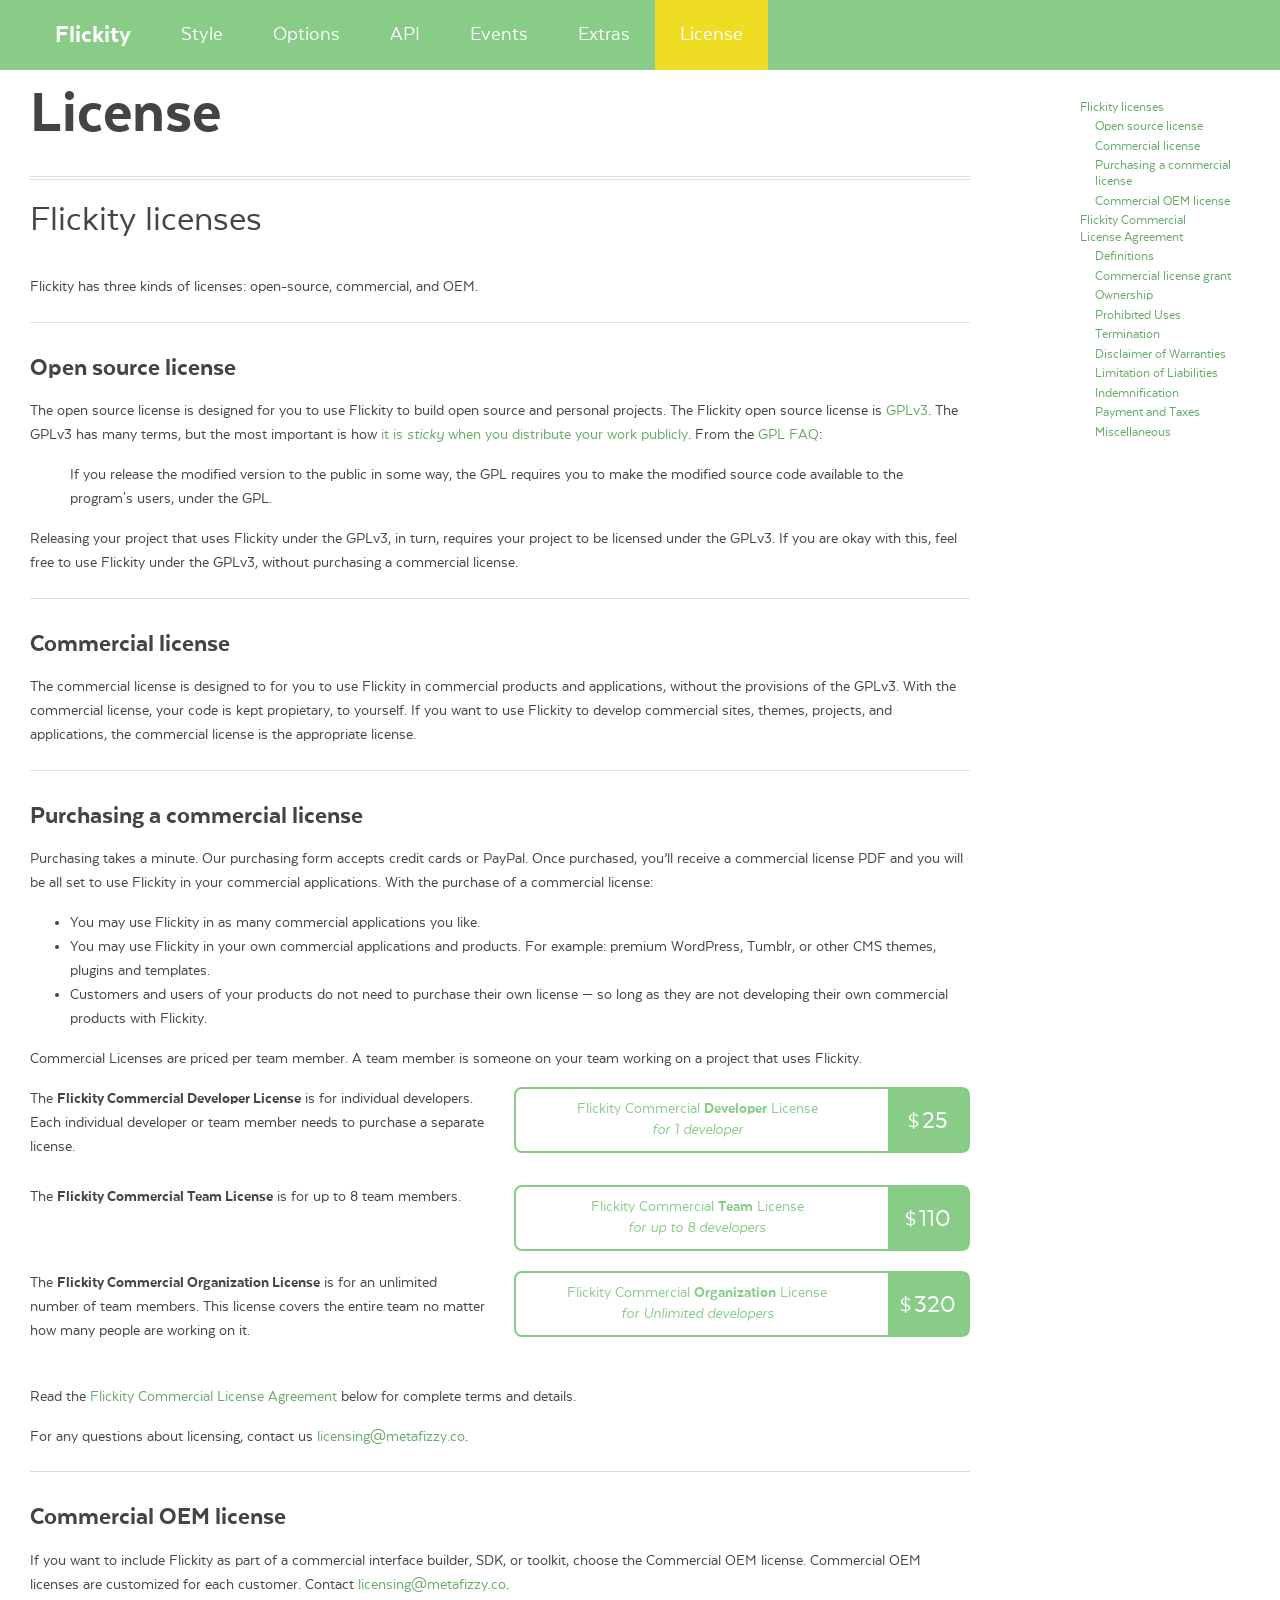
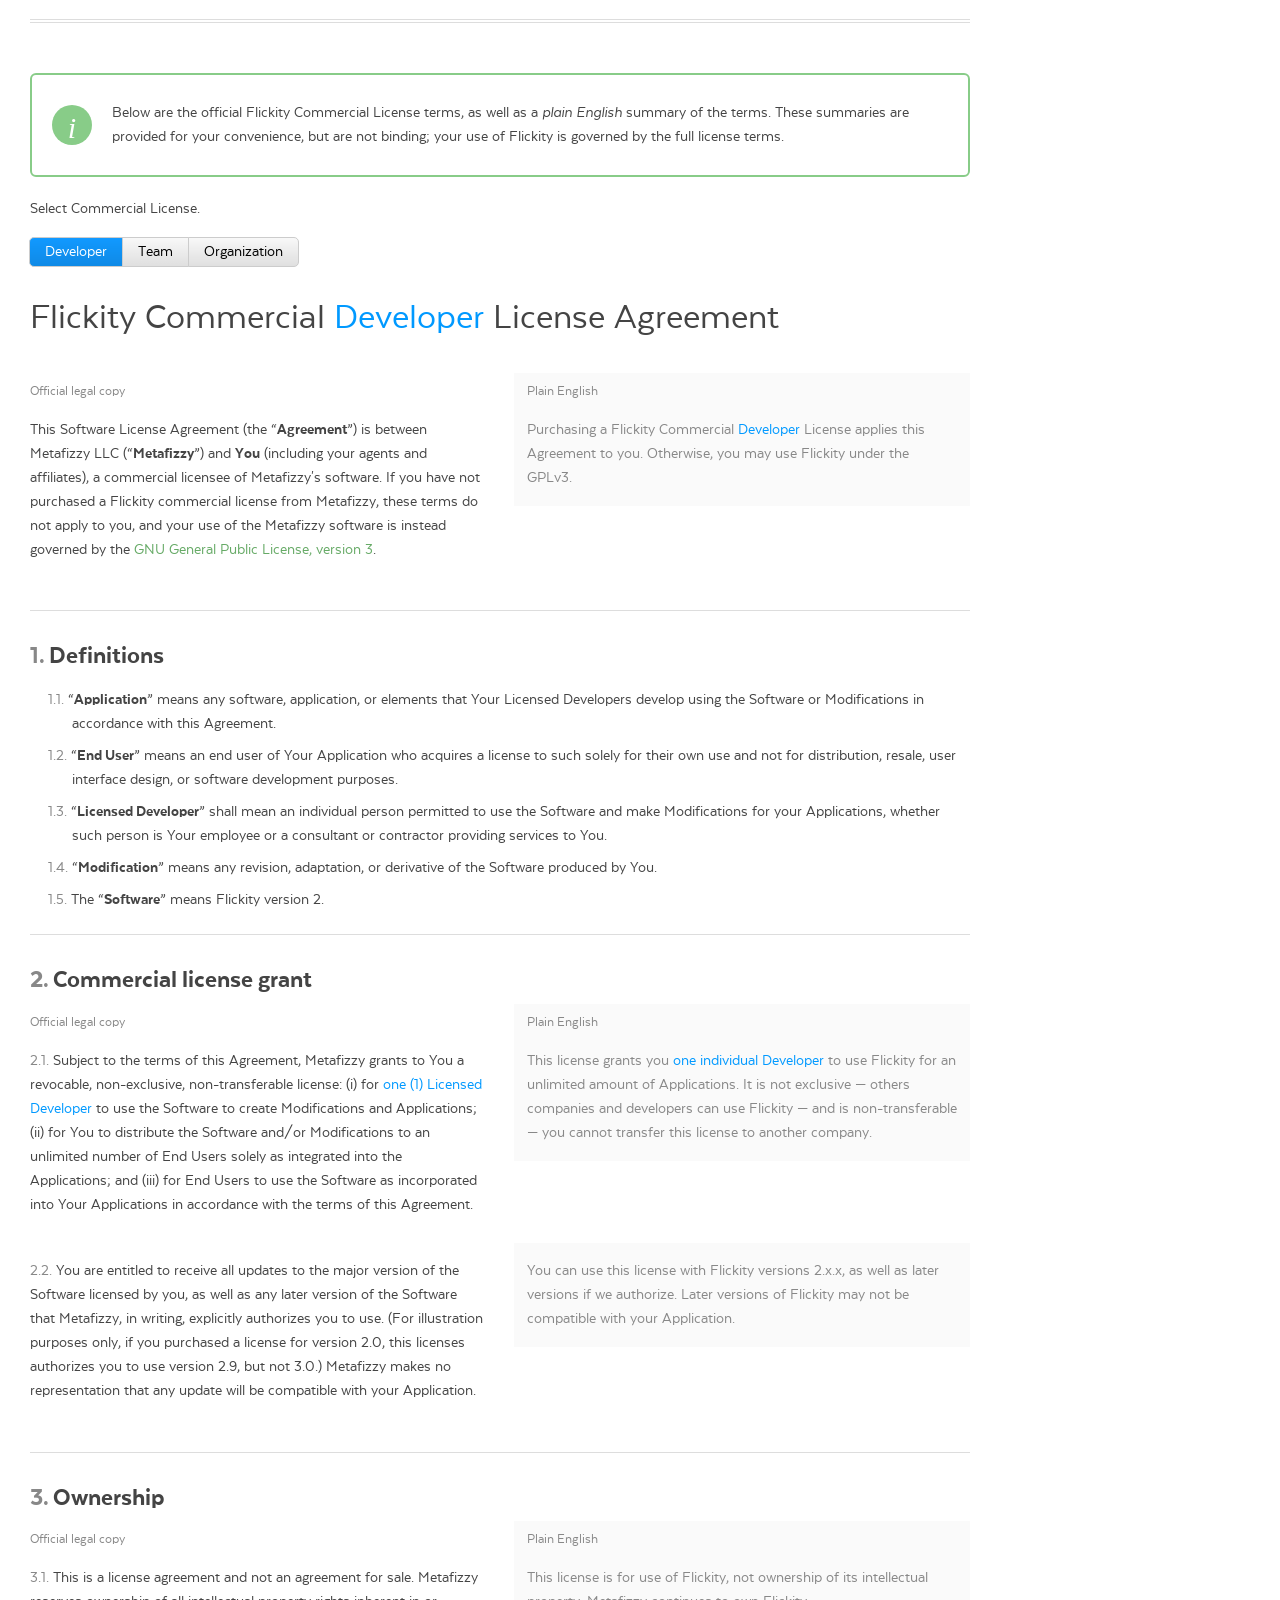
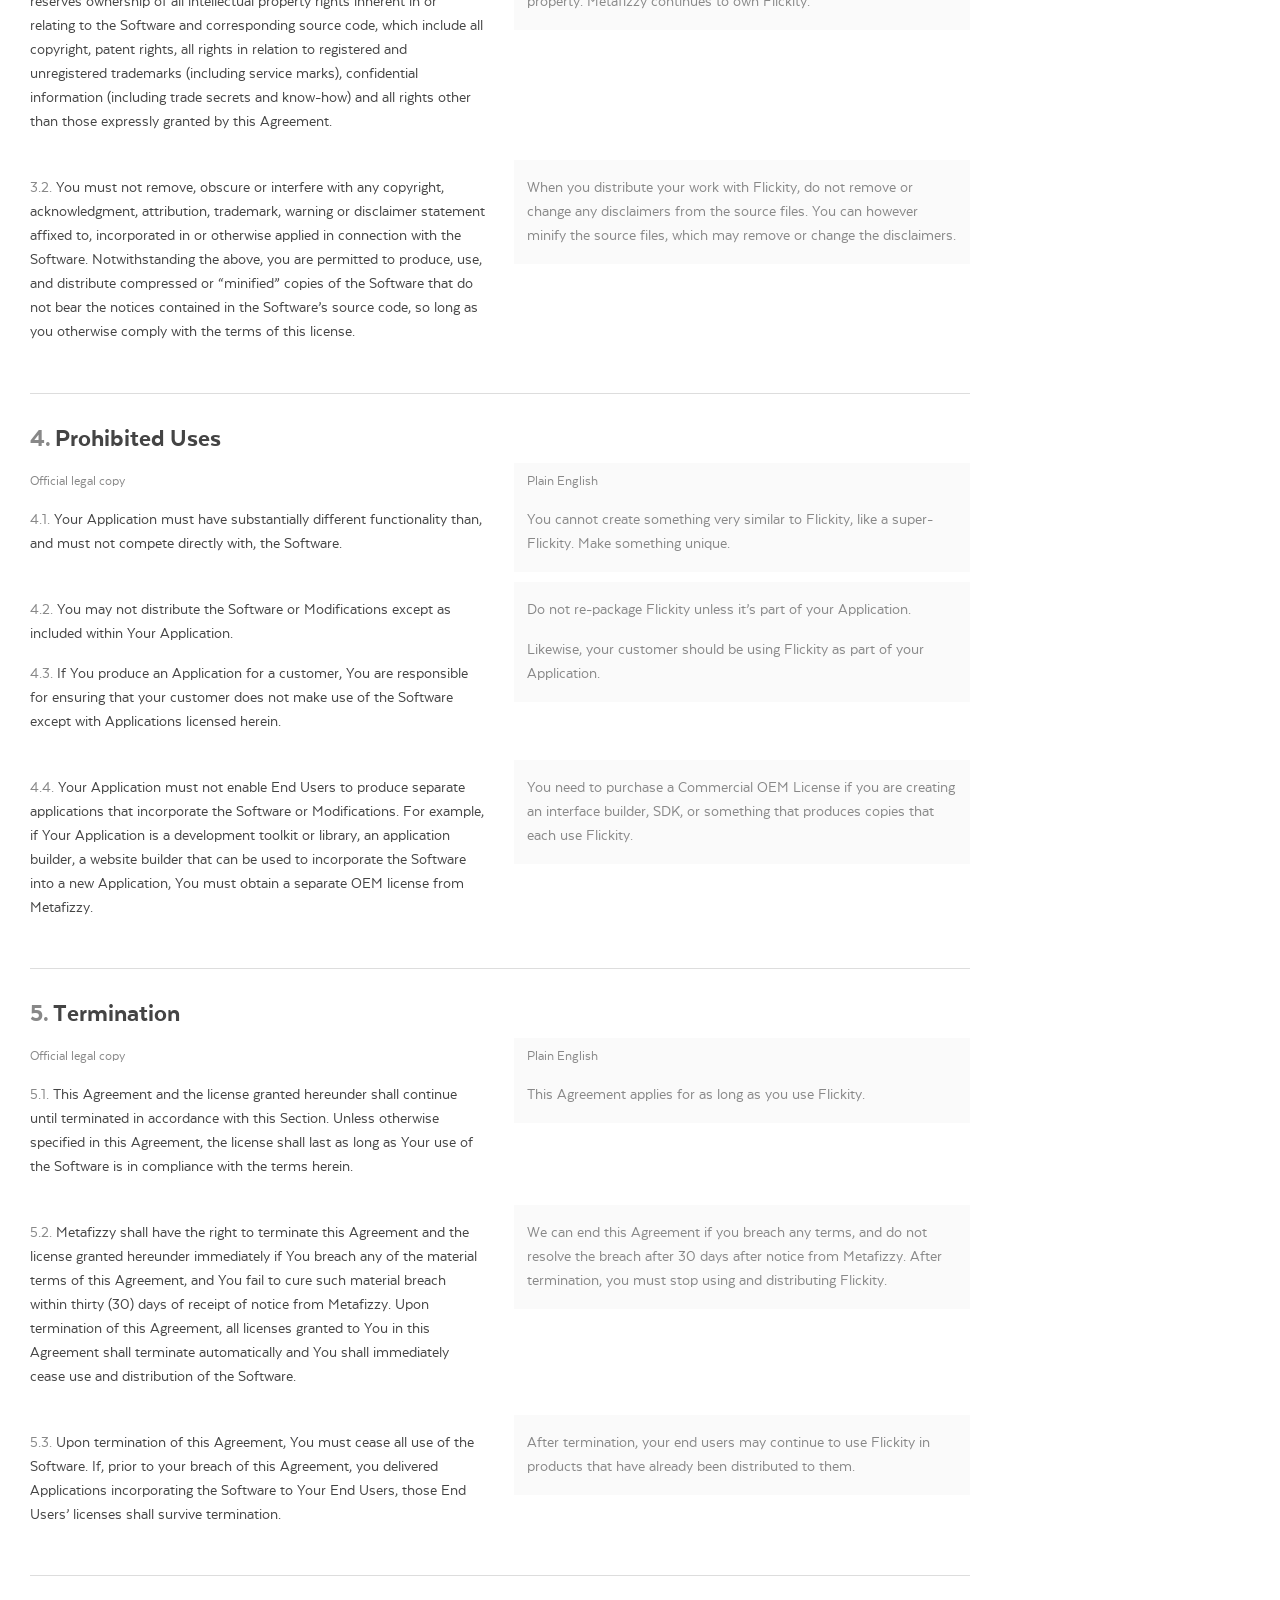
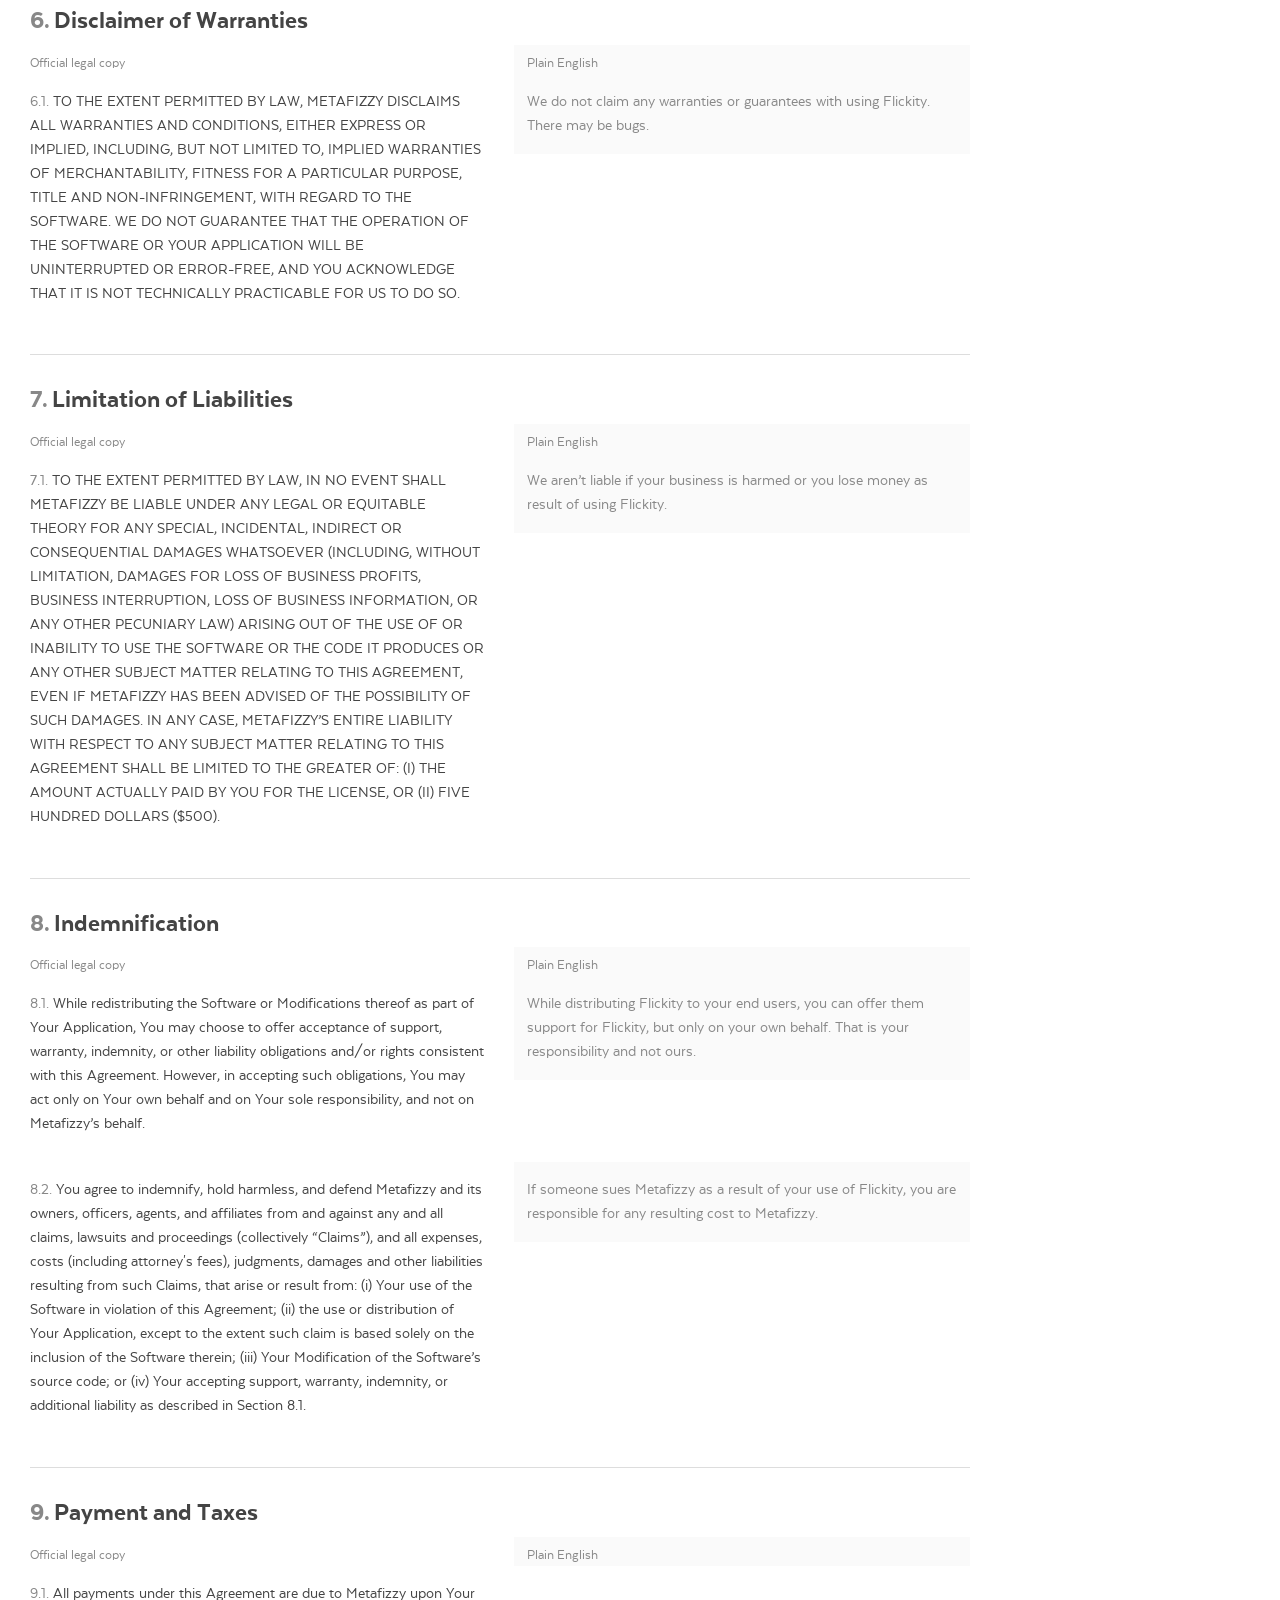
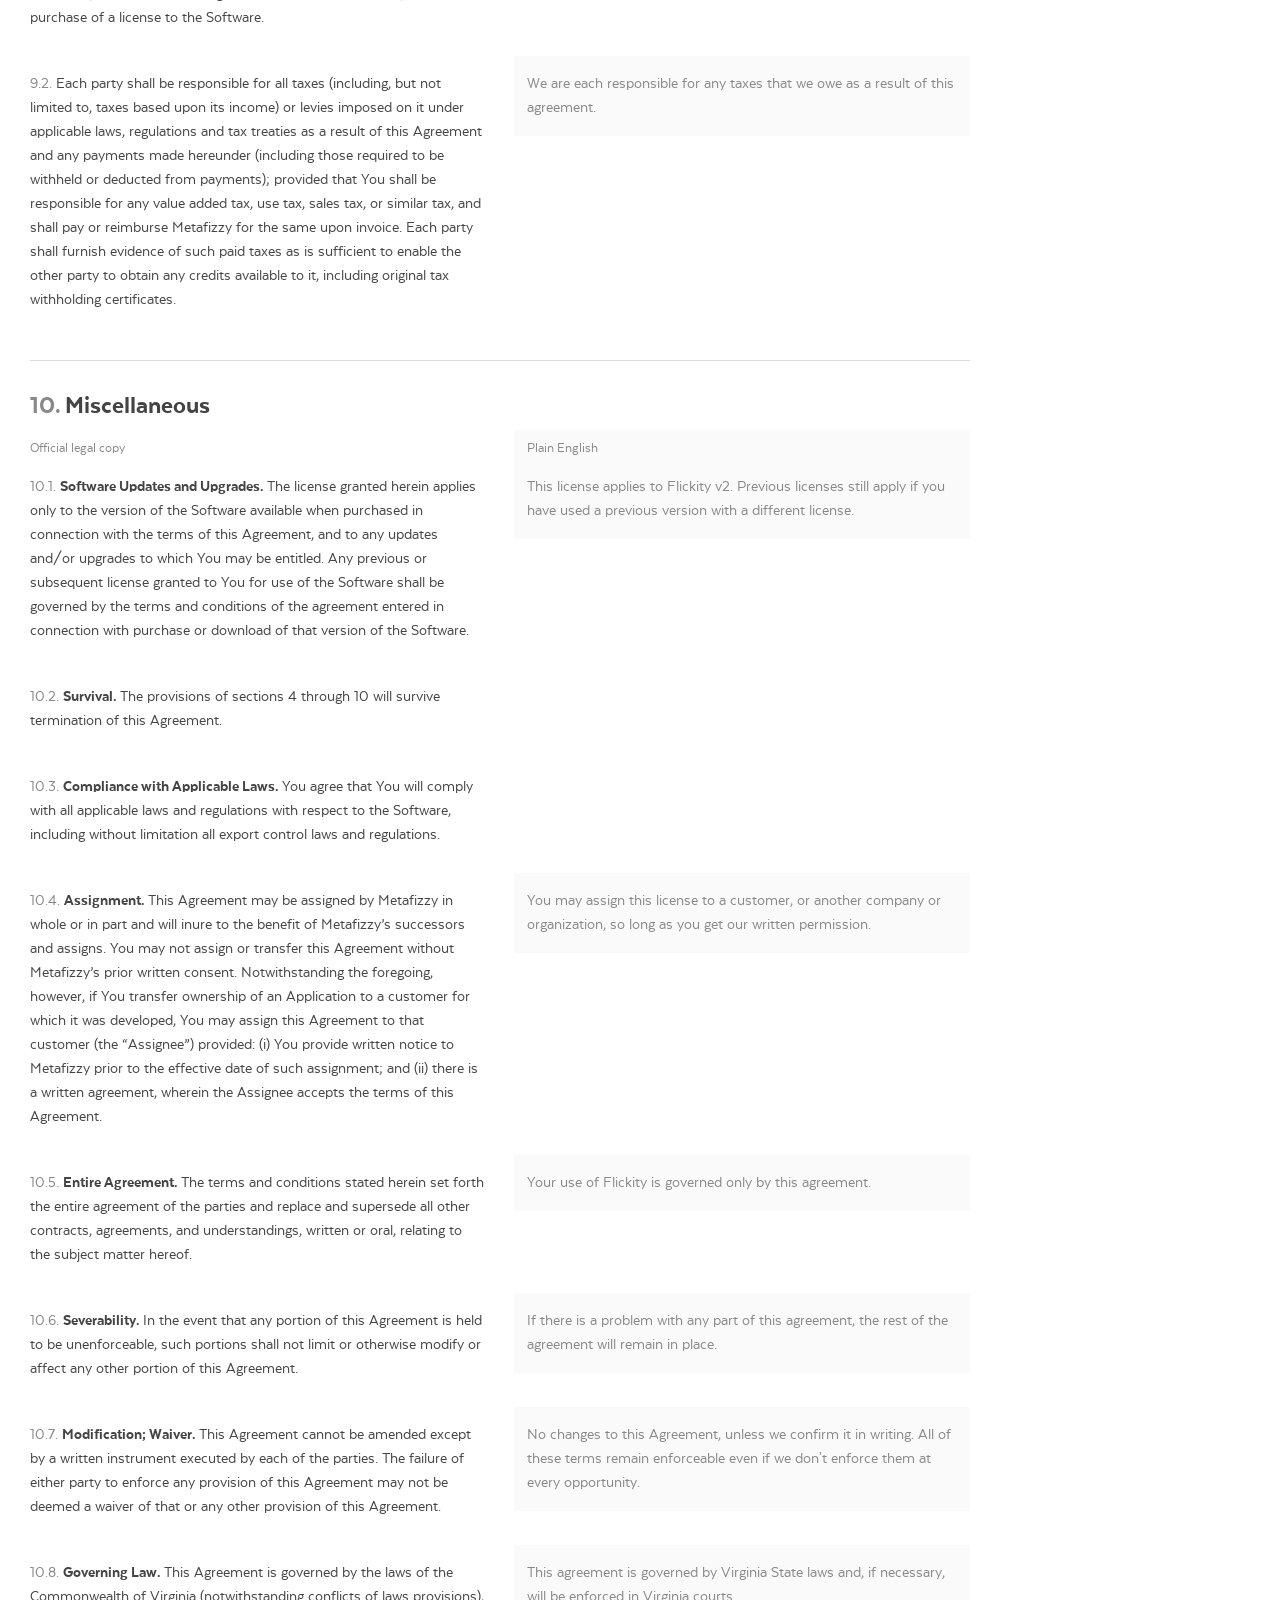
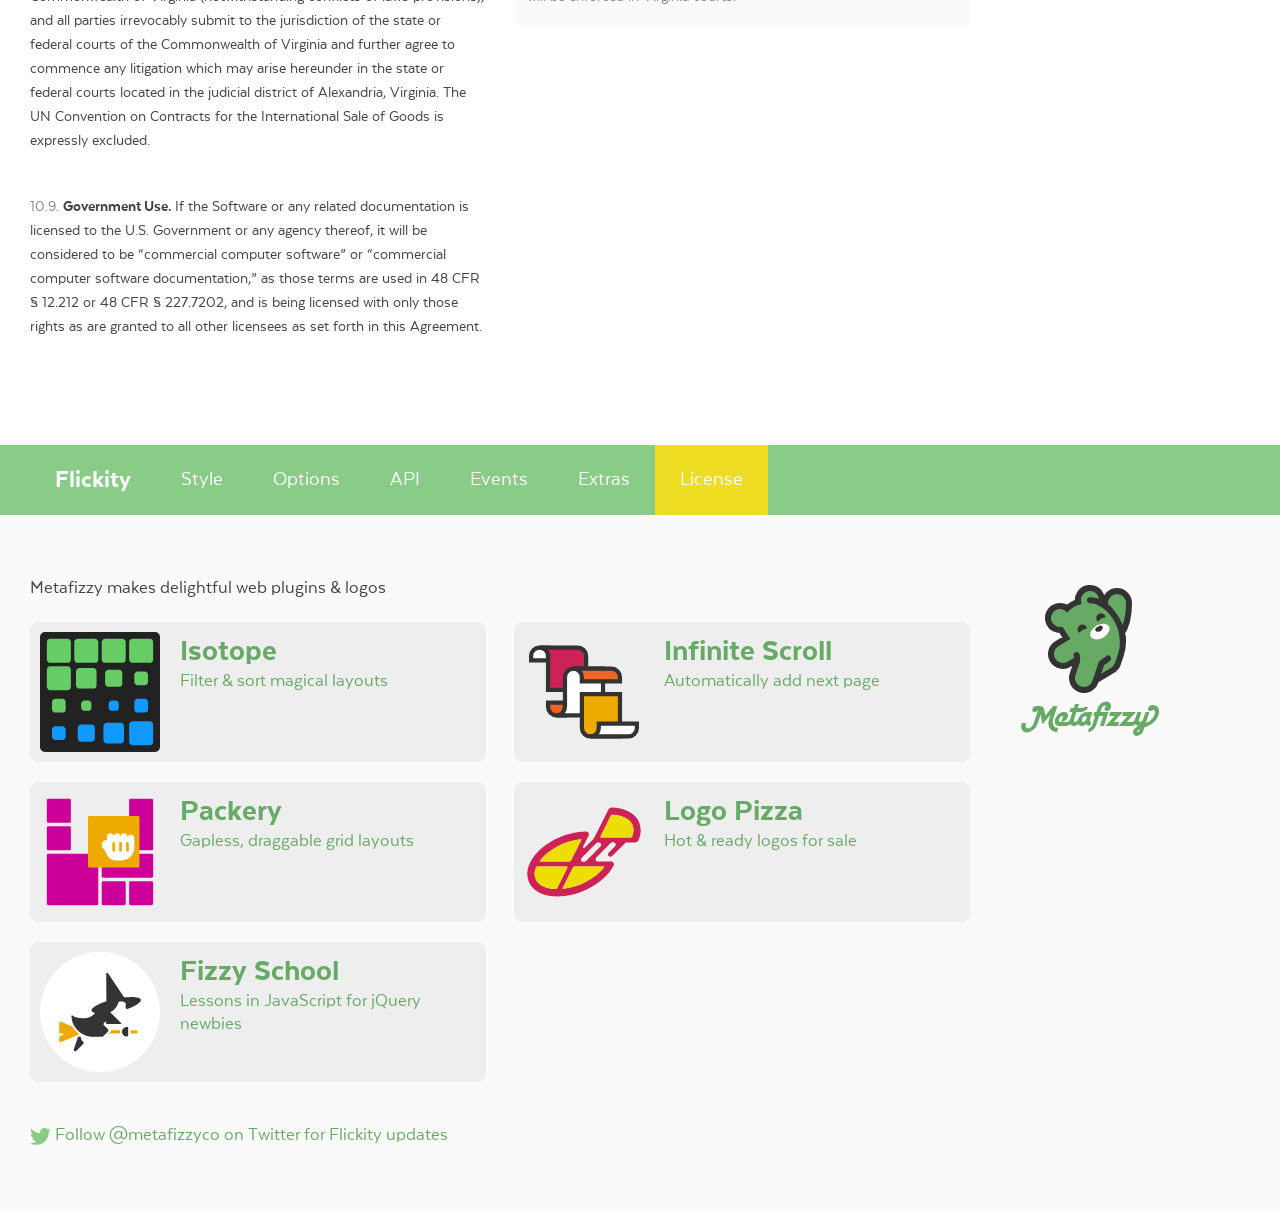
<file: flickity-docs/license.html>
<!doctype html>
<html lang="en" class="export">
<head>
  <meta charset="utf-8">
  <meta name="description" content="Touch, responsive, flickable carousels">
  <meta name="viewport" content="width=device-width">

  <title>Flickity &#xB7; License</title>

    <link rel="stylesheet" href="css/flickity-docs.css?6" media="screen">

  <meta name="twitter:card" content="summary">
  <meta name="twitter:site" content="@metafizzyco">
  <meta name="twitter:url" content="https://flickity.metafizzy.co/license.html">
  <meta name="twitter:title" content="Flickity License">
  <meta name="twitter:description" content="Touch, responsive, flickable carousels">

</head>
<body class="page--license">


<nav class="site-nav">
  <div class="container">
    <ul class="site-nav__list">
      <li class="site-nav__item site-nav__item--homepage"><a href=".">Flickity</a></li>
      <li class="site-nav__item site-nav__item--style"><a href="style.html">Style</a></li>
      <li class="site-nav__item site-nav__item--options"><a href="options.html">Options</a></li>
      <li class="site-nav__item site-nav__item--api"><a href="api.html">API</a></li>
      <li class="site-nav__item site-nav__item--events"><a href="events.html">Events</a></li>
      <li class="site-nav__item site-nav__item--extras"><a href="extras.html">Extras</a></li>
      <li class="site-nav__item site-nav__item--license"><a href="license.html">License</a></li>
    </ul>
  </div>
</nav>


<div class="main">
  <div class="container">
      <h1 class="page-title">License</h1>


    <ul class="page-nav" data-js="page-nav">
<li class="page-nav__item page-nav__item--h2"><a href="#flickity-licenses">Flickity licenses</a></li>
<li class="page-nav__item page-nav__item--h3"><a href="#open-source-license">Open source license</a></li>
<li class="page-nav__item page-nav__item--h3"><a href="#commercial-license">Commercial license</a></li>
<li class="page-nav__item page-nav__item--h3"><a href="#purchasing-a-commercial-license">Purchasing a commercial license</a></li>
<li class="page-nav__item page-nav__item--h3"><a href="#commercial-oem-license">Commercial OEM license</a></li>
<li class="page-nav__item page-nav__item--h2"><a href="#flickity-commercial-license-agreement">Flickity Commercial License&#xA0;Agreement</a></li>
<li class="page-nav__item page-nav__item--h3"><a href="#definitions">Definitions</a></li>
<li class="page-nav__item page-nav__item--h3"><a href="#commercial-license-grant">Commercial license grant</a></li>
<li class="page-nav__item page-nav__item--h3"><a href="#ownership">Ownership</a></li>
<li class="page-nav__item page-nav__item--h3"><a href="#prohibited-uses">Prohibited Uses</a></li>
<li class="page-nav__item page-nav__item--h3"><a href="#termination">Termination</a></li>
<li class="page-nav__item page-nav__item--h3"><a href="#disclaimer-of-warranties">Disclaimer of Warranties</a></li>
<li class="page-nav__item page-nav__item--h3"><a href="#limitation-of-liabilities">Limitation of Liabilities</a></li>
<li class="page-nav__item page-nav__item--h3"><a href="#indemnification">Indemnification</a></li>
<li class="page-nav__item page-nav__item--h3"><a href="#payment-and-taxes">Payment and Taxes</a></li>
<li class="page-nav__item page-nav__item--h3"><a href="#miscellaneous">Miscellaneous</a></li>
</ul>


<h2 id="flickity-licenses">Flickity licenses</h2>

<p>Flickity has three kinds of licenses: open-source, commercial, and OEM.</p>


<h3 id="open-source-license">Open source license</h3>

<p>The open source license is designed for you to use Flickity to build open source and personal projects. The Flickity open source license is <a href="https://www.gnu.org/licenses/gpl-3.0.html">GPLv3</a>. The GPLv3 has many terms, but the most important is how <a href="https://www.gnu.org/licenses/gpl-3.0.html#section5">it is <em>sticky</em> when you distribute your work publicly</a>. From the <a href="https://www.gnu.org/licenses/gpl-faq.html#GPLRequireSourcePostedPublic">GPL FAQ</a>:</p>

<blockquote>
  <p>If you release the modified version to the public in some way, the GPL requires you to make the modified source code available to the program&apos;s users, under the GPL.</p>
</blockquote>

<p>Releasing your project that uses Flickity under the GPLv3, in turn, requires your project to be licensed under the GPLv3. If you are okay with this, feel free to use Flickity under the GPLv3, without purchasing a commercial license.</p>


<h3 id="commercial-license">Commercial license</h3>

<p>The commercial license is designed to for you to use Flickity in commercial products and applications, without the provisions of the GPLv3. With the commercial license, your code is kept propietary, to yourself. If you want to use Flickity to develop commercial sites, themes, projects, and applications, the commercial license is the appropriate license.</p>


<h3 id="purchasing-a-commercial-license">Purchasing a commercial license</h3>

<p>Purchasing takes a minute. Our purchasing form accepts credit cards or PayPal. Once purchased, you&#x2019;ll receive a commercial license PDF and you will be all set to use Flickity in your commercial applications. With the purchase of a commercial license:</p>

<ul>
  <li>You may use Flickity in as many commercial applications you like.</li>
  <li>You may use Flickity in your own commercial applications and products. For example: premium WordPress, Tumblr, or other CMS themes, plugins and templates.</li>
  <li>Customers and users of your products do not need to purchase their own license &#x2014; so long as they are not developing their own commercial products with Flickity.</li>
</ul>

<p>Commercial Licenses are priced per team member. A team member is someone on your team working on a project that uses Flickity.</p>

<div class="duo">
  <div class="duo__cell duo__cell--license-option">
    <p>The <strong>Flickity Commercial Developer License</strong> is for individual developers. Each individual developer or team member needs to purchase a separate license.</p>
  </div>
  <div class="duo__cell">
      <a class="buy-button" href="https://gum.co/flickity-dev">
        <span class="buy-button__project">Flickity Commercial</span>
        <span class="buy-button__title">Developer</span>
        <span class="buy-button__license">License</span>
        <span class="buy-button__for">for 1 developer</span>
        <span class="buy-button__price">
          <span class="buy-button__price__dollar">$</span><span class="buy-button__price__value">25</span>
        </span>
      </a>
  </div>
</div>

<div class="duo">
  <div class="duo__cell duo__cell--license-option">
    <p>The <strong>Flickity Commercial Team License</strong> is for up to 8 team members.</p>
  </div>
  <div class="duo__cell">
      <a class="buy-button" href="https://gum.co/flickity-team">
        <span class="buy-button__project">Flickity Commercial</span>
        <span class="buy-button__title">Team</span>
        <span class="buy-button__license">License</span>
        <span class="buy-button__for">for up to 8 developers</span>
        <span class="buy-button__price">
          <span class="buy-button__price__dollar">$</span><span class="buy-button__price__value">110</span>
        </span>
      </a>
  </div>
</div>

<div class="duo">
  <div class="duo__cell duo__cell--license-option">
    <p>The <strong>Flickity Commercial Organization License</strong> is for an unlimited number of team members. This license covers the entire team no matter how many people are working on it.</p>
  </div>
  <div class="duo__cell">
      <a class="buy-button" href="https://gum.co/flickity-org">
        <span class="buy-button__project">Flickity Commercial</span>
        <span class="buy-button__title">Organization</span>
        <span class="buy-button__license">License</span>
        <span class="buy-button__for">for Unlimited developers</span>
        <span class="buy-button__price">
          <span class="buy-button__price__dollar">$</span><span class="buy-button__price__value">320</span>
        </span>
      </a>
  </div>
</div>

<p>Read the <a href="#flickity-commercial-license-agreement">Flickity Commercial License Agreement</a> below for complete terms and details.</p>

<p>For any questions about licensing, contact us <a href="mailto:licensing@metafizzy.co">licensing@metafizzy.co</a>.</p>


<h3 id="commercial-oem-license">Commercial OEM license</h3>

<p>If you want to include Flickity as part of a commercial interface builder, SDK, or toolkit, choose the Commercial OEM license. Commercial OEM licenses are customized for each customer. Contact <a href="mailto:licensing@metafizzy.co">licensing@metafizzy.co</a>.</p>


<div class="commercial-license-agreement" data-js="commercial-license-agreement">

  <h2 id="flickity-commercial-license-agreement">Flickity Commercial License&#xA0;Agreement</h2>

  <div class="call-out call-out--chill">
    <p>Below are the official Flickity Commercial License terms, as well as a <em>plain English</em> summary of the terms. These summaries are provided for your convenience, but are not binding; your use of Flickity is governed by the full license terms.</p>
  </div>

  <p>Select Commercial License.</p>

  <div class="button-group button-row">
    <button class="button button--developer is-selected" data-license-option="developer">Developer</button>
    <button class="button button--team" data-license-option="team">Team</button>
    <button class="button button--organization" data-license-option="organization">Organization</button>
  </div>

  <div class="duo duo--legal duo--legal--first">
    <div class="duo__cell duo--legal__official">
      <p id="agreement-p1">This Software License Agreement (the &#x201C;<strong>Agreement</strong>&#x201D;) is between Metafizzy LLC (&#x201C;<strong>Metafizzy</strong>&#x201D;) and <strong>You</strong> (including your agents and affiliates), a commercial licensee of Metafizzy&apos;s software. If you have not purchased a Flickity commercial license from Metafizzy, these terms do not apply to you, and your use of the Metafizzy software is instead governed by the <a href="https://www.gnu.org/licenses/gpl-3.0.html">GNU General Public License, version 3</a>.</p>
    </div>
    <div class="duo__cell duo--legal__plain">
      <p>Purchasing a Flickity Commercial <span data-license-property="title"></span> License applies this Agreement to you. Otherwise, you may use Flickity under the GPLv3.</p>
    </div>
  </div>

  <h3 id="definitions">Definitions</h3>

  <ol class="cla__definitions-list">
    <li>&#x201C;<strong>Application</strong>&#x201D; means any software, application, or elements that Your Licensed Developers develop using the Software or Modifications in accordance with this Agreement.</li>
    <li>&#x201C;<strong>End User</strong>&#x201D; means an end user of Your Application who acquires a license to such solely for their own use and not for distribution, resale, user interface design, or software development purposes.</li>
    <li>&#x201C;<strong>Licensed Developer</strong>&#x201D; shall mean an individual person permitted to use the Software and make Modifications for your Applications, whether such person is Your employee or a consultant or contractor providing services to You. </li>
    <li>&#x201C;<strong>Modification</strong>&#x201D; means any revision, adaptation, or derivative of the Software produced by You.</li>
    <li>The &#x201C;<strong>Software</strong>&#x201D; means Flickity version 2.</li>
  </ol>

  <h3 id="commercial-license-grant">Commercial license grant</h3>

  <div class="duo duo--legal duo--legal--first">
    <div class="duo__cell duo--legal__official">
      <p id="grant-p1" class="cla__part">Subject to the terms of this Agreement, Metafizzy grants to You a revocable, non-exclusive, non-transferable license: (i) for <span data-license-property="for-official">one (1) Licensed Developer</span> to use the Software to create Modifications and Applications; (ii) for You to distribute the Software and/or Modifications to an unlimited number of End Users solely as integrated into the Applications; and (iii) for End Users to use the Software as incorporated into Your Applications in accordance with the terms of this Agreement.</p>
    </div>
    <div class="duo__cell duo--legal__plain">
      <p>This license grants you <span data-license-property="for-plain">one individual Developer</span> to use Flickity for an unlimited amount of Applications. It is not exclusive &#x2014; others companies and developers can use Flickity &#x2014; and is non-transferable &#x2014; you cannot transfer this license to another company.</p>
    </div>
  </div>

  <div class="duo duo--legal">
    <div class="duo__cell duo--legal__official">
      <p id="grant-p2" class="cla__part">You are entitled to receive all updates to the major version of the Software licensed by you, as well as any later version of the Software that Metafizzy, in writing, explicitly authorizes you to use. (For illustration purposes only, if you purchased a license for version 2.0, this licenses authorizes you to use version 2.9, but not 3.0.) Metafizzy makes no representation that any update will be compatible with your Application.</p>
    </div>
    <div class="duo__cell duo--legal__plain">
      <p>You can use this license with Flickity versions 2.x.x, as well as later versions if we authorize. Later versions of Flickity may not be compatible with your Application.</p>
    </div>
  </div>

  <h3 id="ownership">Ownership</h3>

  <div class="duo duo--legal duo--legal--first">
    <div class="duo__cell duo--legal__official">
      <p id="ownership-p1" class="cla__part">This is a license agreement and not an agreement for sale. Metafizzy reserves ownership of all intellectual property rights inherent in or relating to the Software and corresponding source code, which include all copyright, patent rights, all rights in relation to registered and unregistered trademarks (including service marks), confidential information (including trade secrets and know-how) and all rights other than those expressly granted by this Agreement.</p>
    </div>
    <div class="duo__cell duo--legal__plain">
      <p>This license is for use of Flickity, not ownership of its intellectual property. Metafizzy continues to own Flickity.</p>
    </div>
  </div>

  <div class="duo duo--legal">
    <div class="duo__cell duo--legal__official">
      <p id="ownership-p2" class="cla__part">You must not remove, obscure or interfere with any copyright, acknowledgment, attribution, trademark, warning or disclaimer statement affixed to, incorporated in or otherwise applied in connection with the Software. Notwithstanding the above, you are permitted to produce, use, and distribute compressed or &#x201C;minified&#x201D; copies of the Software that do not bear the notices contained in the Software&#x2019;s source code, so long as you otherwise comply with the terms of this license.</p>
    </div>
    <div class="duo__cell duo--legal__plain">
      <p>When you distribute your work with Flickity, do not remove or change any disclaimers from the source files. You can however minify the source files, which may remove or change the disclaimers.</p>
    </div>
  </div>

  <h3 id="prohibited-uses">Prohibited Uses</h3>

  <div class="duo duo--legal duo--legal--first">
    <div class="duo__cell duo--legal__official">
      <p id="prohibited-p1" class="cla__part">Your Application must have substantially different functionality than, and must not compete directly with, the Software.</p>
    </div>
    <div class="duo__cell duo--legal__plain">
      <p>You cannot create something very similar to Flickity, like a super-Flickity. Make something unique.</p>
    </div>
  </div>

  <div class="duo duo--legal">
    <div class="duo__cell duo--legal__official">
      <p id="prohibited-p2" class="cla__part">You may not distribute the Software or Modifications except as included within Your Application.</p> 
      <p id="prohibited-p3" class="cla__part">If You produce an Application for a customer, You are responsible for ensuring that your customer does not make use of the Software except with Applications licensed herein.</p>
    </div>
    <div class="duo__cell duo--legal__plain">
      <p>Do not re-package Flickity unless it&#x2019;s part of your Application.</p>
      <p>Likewise, your customer should be using Flickity as part of your Application.</p>
    </div>
  </div>

  <div class="duo duo--legal">
    <div class="duo__cell duo--legal__official">
      <p id="prohibited-p4" class="cla__part">Your Application must not enable End Users to produce separate applications that incorporate the Software or Modifications. For example, if Your Application is a development toolkit or library, an application builder, a website builder that can be used to incorporate the Software into a new Application, You must obtain a separate OEM license from Metafizzy.</p>
    </div>
    <div class="duo__cell duo--legal__plain">
      <p>You need to purchase a Commercial OEM License if you are creating an interface builder, SDK, or something that produces copies that each use Flickity.</p>
    </div>
  </div>

  <h3 id="termination">Termination</h3>

  <div class="duo duo--legal  duo--legal--first">
    <div class="duo__cell duo--legal__official">
      <p id="termination-p1" class="cla__part">This Agreement and the license granted hereunder shall continue until terminated in accordance with this Section. Unless otherwise specified in this Agreement, the license shall last as long as Your use of the Software is in compliance with the terms herein. </p>
    </div>
    <div class="duo__cell duo--legal__plain">
      <p>This Agreement applies for as long as you use Flickity.</p>
    </div>
  </div>

  <div class="duo duo--legal">
    <div class="duo__cell duo--legal__official">
      <p id="termination-p2" class="cla__part">Metafizzy shall have the right to terminate this Agreement and the license granted hereunder immediately if You breach any of the material terms of this Agreement, and You fail to cure such material breach within thirty (30) days of receipt of notice from Metafizzy. Upon termination of this Agreement, all licenses granted to You in this Agreement shall terminate automatically and You shall immediately cease use and distribution of the Software.</p>
    </div>
    <div class="duo__cell duo--legal__plain">
      <p>We can end this Agreement if you breach any terms, and do not resolve the breach after 30 days after notice from Metafizzy. After termination, you must stop using and distributing Flickity.</p>
    </div>
  </div>

  <div class="duo duo--legal">
    <div class="duo__cell duo--legal__official">
      <p id="termination-p3" class="cla__part">Upon termination of this Agreement, You must cease all use of the Software. If, prior to your breach of this Agreement, you delivered Applications incorporating the Software to Your End Users, those End Users&#x2019; licenses shall survive termination.</p>
    </div>
    <div class="duo__cell duo--legal__plain">
      <p>After termination, your end users may continue to use Flickity in products that have already been distributed to them.</p>
    </div>
  </div>

  <h3 id="disclaimer-of-warranties">Disclaimer of Warranties</h3>

  <div class="duo duo--legal duo--legal--first">
    <div class="duo__cell duo--legal__official">
      <p class="cla__part">TO THE EXTENT PERMITTED BY LAW, METAFIZZY DISCLAIMS ALL WARRANTIES AND CONDITIONS, EITHER EXPRESS OR IMPLIED, INCLUDING, BUT NOT LIMITED TO, IMPLIED WARRANTIES OF MERCHANTABILITY, FITNESS FOR A PARTICULAR PURPOSE, TITLE AND NON-INFRINGEMENT, WITH REGARD TO THE SOFTWARE. WE DO NOT GUARANTEE THAT THE OPERATION OF THE SOFTWARE OR YOUR APPLICATION WILL BE UNINTERRUPTED OR ERROR-FREE, AND YOU ACKNOWLEDGE THAT IT IS NOT TECHNICALLY PRACTICABLE FOR US TO DO SO.</p>
    </div>
    <div class="duo__cell duo--legal__plain">
      <p>We do not claim any warranties or guarantees with using Flickity. There may be bugs.</p>
    </div>
  </div>

  <h3 id="limitation-of-liabilities">Limitation of Liabilities</h3>

  <div class="duo duo--legal duo--legal--first">
    <div class="duo__cell duo--legal__official">
      <p class="cla__part">TO THE EXTENT PERMITTED BY LAW, IN NO EVENT SHALL METAFIZZY BE LIABLE UNDER ANY LEGAL OR EQUITABLE THEORY FOR ANY SPECIAL, INCIDENTAL, INDIRECT OR CONSEQUENTIAL DAMAGES WHATSOEVER (INCLUDING, WITHOUT LIMITATION, DAMAGES FOR LOSS OF BUSINESS PROFITS, BUSINESS INTERRUPTION, LOSS OF BUSINESS INFORMATION, OR ANY OTHER PECUNIARY LAW) ARISING OUT OF THE USE OF OR INABILITY TO USE THE SOFTWARE OR THE CODE IT PRODUCES OR ANY OTHER SUBJECT MATTER RELATING TO THIS AGREEMENT, EVEN IF METAFIZZY HAS BEEN ADVISED OF THE POSSIBILITY OF SUCH DAMAGES. IN ANY CASE, METAFIZZY&#x2019;S ENTIRE LIABILITY WITH RESPECT TO ANY SUBJECT MATTER RELATING TO THIS AGREEMENT SHALL BE LIMITED TO THE GREATER OF: (I) THE AMOUNT ACTUALLY PAID BY YOU FOR THE LICENSE, OR (II) FIVE HUNDRED DOLLARS ($500).</p>
    </div>
    <div class="duo__cell duo--legal__plain">
      <p>We aren&#x2019;t liable if your business is harmed or you lose money as
  result of using Flickity.</p>
    </div>
  </div>

  <h3 id="indemnification">Indemnification</h3>

  <div class="duo duo--legal duo--legal--first">
    <div class="duo__cell duo--legal__official">
      <p class="cla__part">While redistributing the Software or Modifications thereof as part of Your Application, You may choose to offer acceptance of support, warranty, indemnity, or other liability obligations and/or rights consistent with this Agreement. However, in accepting such obligations, You may act only on Your own behalf and on Your sole responsibility, and not on Metafizzy&#x2019;s behalf. </p>
    </div>
    <div class="duo__cell duo--legal__plain">
      <p>While distributing Flickity to your end users, you can offer them support for Flickity, but only on your own behalf. That is your responsibility and not ours.</p>
    </div>
  </div>

  <div class="duo duo--legal">
    <div class="duo__cell duo--legal__official">
      <p class="cla__part">You agree to indemnify, hold harmless, and defend Metafizzy and its owners, officers, agents, and affiliates from and against any and all claims, lawsuits and proceedings (collectively &#x201C;Claims&#x201D;), and all expenses, costs (including attorney&apos;s fees), judgments, damages and other liabilities resulting from such Claims, that arise or result from: (i) Your use of the Software in violation of this Agreement; (ii) the use or distribution of Your Application, except to the extent such claim is based solely on the inclusion of the Software therein; (iii) Your Modification of the Software&#x2019;s source code; or (iv) Your accepting support, warranty, indemnity, or additional liability as described in Section 8.1.</p>
    </div>
    <div class="duo__cell duo--legal__plain">
      <p>If someone sues Metafizzy as a result of your use of Flickity, you are responsible for any resulting cost to Metafizzy.</p>
    </div>
  </div>

  <h3 id="payment-and-taxes">Payment and Taxes</h3>

  <div class="duo duo--legal duo--legal--first">
    <div class="duo__cell duo--legal__official">
      <p class="cla__part">All payments under this Agreement are due to Metafizzy upon Your purchase of a license to the Software.</p>
    </div>
    <div class="duo__cell duo--legal__plain">
    </div>
  </div>

  <div class="duo duo--legal">
    <div class="duo__cell duo--legal__official">
      <p class="cla__part">Each party shall be responsible for all taxes (including, but not limited to, taxes based upon its income) or levies imposed on it under applicable laws, regulations and tax treaties as a result of this Agreement and any payments made hereunder (including those required to be withheld or deducted from payments); provided that You shall be responsible for any value added tax, use tax, sales tax, or similar tax,  and shall pay or reimburse Metafizzy for the same upon invoice. Each party shall furnish evidence of such paid taxes as is sufficient to enable the other party to obtain any credits available to it, including original tax withholding certificates.</p>
    </div>
    <div class="duo__cell duo--legal__plain">
      <p>We are each responsible for any taxes that we owe as a result of this agreement.</p>
    </div>
  </div>

  <h3 id="miscellaneous">Miscellaneous</h3>

  <div class="duo duo--legal duo--legal--first">
    <div class="duo__cell duo--legal__official">
      <p class="cla__part"><strong>Software Updates and Upgrades.</strong> The license granted herein applies only to the version of the Software available when purchased in connection with the terms of this Agreement, and to any updates and/or upgrades to which You may be entitled. Any previous or subsequent license granted to You for use of the Software shall be governed by the terms and conditions of the agreement entered in connection with purchase or download of that version of the Software.</p>
    </div>
    <div class="duo__cell duo--legal__plain">
      <p>This license applies to Flickity v2. Previous licenses still apply if you have used a previous version with a different license.</p>
    </div>
  </div>

  <div class="duo duo--legal">
    <div class="duo__cell duo--legal__official">
      <p class="cla__part"><strong>Survival.</strong> The provisions of sections 4 through 10 will survive termination of this Agreement.</p>
    </div>
    <div class="duo__cell duo--legal__plain">
    </div>
  </div>

  <div class="duo duo--legal">
    <div class="duo__cell duo--legal__official">
      <p class="cla__part"><strong>Compliance with Applicable Laws.</strong> You agree that You will comply with all applicable laws and regulations with respect to the Software, including without limitation all export control laws and regulations.</p>
    </div>
    <div class="duo__cell duo--legal__plain">
    </div>
  </div>

  <div class="duo duo--legal">
    <div class="duo__cell duo--legal__official">
      <p class="cla__part"><strong>Assignment.</strong> This Agreement may be assigned by Metafizzy in whole or in part and will inure to the benefit of Metafizzy&#x2019;s successors and assigns. You may not assign or transfer this Agreement without Metafizzy&#x2019;s prior written consent. Notwithstanding the foregoing, however, if You transfer ownership of an Application to a customer for which it was developed, You may assign this Agreement to that customer (the &#x201C;Assignee&#x201D;) provided: (i) You provide written notice to Metafizzy prior to the effective date of such assignment; and (ii) there is a written agreement, wherein the Assignee accepts the terms of this Agreement.</p>
    </div>
    <div class="duo__cell duo--legal__plain">
      <p>You may assign this license to a customer, or another company or organization, so long as you get our written permission.</p>
    </div>
  </div>

  <div class="duo duo--legal">
    <div class="duo__cell duo--legal__official">
      <p class="cla__part"><strong>Entire Agreement.</strong> The terms and conditions stated herein set forth the entire agreement of the parties and replace and supersede all other contracts, agreements, and understandings, written or oral, relating to the subject matter hereof.</p>
    </div>
    <div class="duo__cell duo--legal__plain">
      <p>Your use of Flickity is governed only by this agreement.</p>
    </div>
  </div>

  <div class="duo duo--legal">
    <div class="duo__cell duo--legal__official">
      <p class="cla__part"><strong>Severability.</strong> In the event that any portion of this Agreement is held to be unenforceable, such portions shall not limit or otherwise modify or affect any other portion of this Agreement.</p>
    </div>
    <div class="duo__cell duo--legal__plain">
      <p>If there is a problem with any part of this agreement, the rest of the agreement will remain in place.</p>
    </div>
  </div>

  <div class="duo duo--legal">
    <div class="duo__cell duo--legal__official">
      <p class="cla__part"><strong>Modification; Waiver.</strong> This Agreement cannot be amended except by a written instrument executed by each of the parties. The failure of either party to enforce any provision of this Agreement may not be deemed a waiver of that or any other provision of this Agreement.</p>
    </div>
    <div class="duo__cell duo--legal__plain">
      <p>No changes to this Agreement, unless we confirm it in writing. All of these terms remain enforceable even if we don&apos;t enforce them at every opportunity.</p>
    </div>
  </div>

  <div class="duo duo--legal">
    <div class="duo__cell duo--legal__official">
      <p class="cla__part"><strong>Governing Law.</strong> This Agreement is governed by the laws of the Commonwealth of Virginia (notwithstanding conflicts of laws provisions), and all parties irrevocably submit to the jurisdiction of the state or federal courts of the Commonwealth of Virginia and further agree to commence any litigation which may arise hereunder in the state or federal courts located in the judicial district of Alexandria, Virginia. The UN Convention on Contracts for the International Sale of Goods is expressly excluded.</p>
    </div>
    <div class="duo__cell duo--legal__plain">
      <p>This agreement is governed by Virginia State laws and, if necessary, will be enforced in Virginia courts.</p>
    </div>
  </div>

  <div class="duo duo--legal">
    <div class="duo__cell duo--legal__official">
      <p class="cla__part"><strong>Government Use.</strong> If the Software or any related documentation is licensed to the U.S. Government or any agency thereof, it will be considered to be &#x201C;commercial computer software&#x201D; or &#x201C;commercial computer software documentation,&#x201D; as those terms are used in 48 CFR &#xA7; 12.212 or 48 CFR &#xA7; 227.7202, and is being licensed with only those rights as are granted to all other licensees as set forth in this Agreement.</p>
    </div>
    <div class="duo__cell duo--legal__plain">
    </div>
  </div>

</div> 

  </div>
</div>

<nav class="site-nav">
  <div class="container">
    <ul class="site-nav__list">
      <li class="site-nav__item site-nav__item--homepage"><a href=".">Flickity</a></li>
      <li class="site-nav__item site-nav__item--style"><a href="style.html">Style</a></li>
      <li class="site-nav__item site-nav__item--options"><a href="options.html">Options</a></li>
      <li class="site-nav__item site-nav__item--api"><a href="api.html">API</a></li>
      <li class="site-nav__item site-nav__item--events"><a href="events.html">Events</a></li>
      <li class="site-nav__item site-nav__item--extras"><a href="extras.html">Extras</a></li>
      <li class="site-nav__item site-nav__item--license"><a href="license.html">License</a></li>
    </ul>
  </div>
</nav>

<footer class="site-footer">

  <div class="container">

    <p class="site-footer__copy">Metafizzy makes delightful web plugins &amp; logos</p>

    <div class="showcase">
    
      <ul class="showcase-item-list">
          <li class="showcase-item">
            <a class="showcase-item__link" href="https://isotope.metafizzy.co">
              <div class="showcase-item__image">
                  <svg class="isotope-illo" xmlns="http://www.w3.org/2000/svg" viewbox="0 0 350 350" width="100" height="100">
                    <path class="isotope-illo__color1" fill="#6C6" d="M80 170H30c-6 0-10-5-10-10v-50c0-6 5-10 10-10h50c6 0 10 5 10 10v50C90 166 86 170 80 170z"/>
                    <path class="isotope-illo__color1" fill="#6C6" d="M80 90H30c-6 0-10-5-10-10V30c0-6 5-10 10-10h50c6 0 10 5 10 10v50C90 86 86 90 80 90z"/>
                    <path class="isotope-illo__color1" fill="#6C6" d="M160 90h-50c-6 0-10-5-10-10V30c0-6 5-10 10-10h50c6 0 10 5 10 10v50C170 86 166 90 160 90z"/>
                    <path class="isotope-illo__color1" fill="#6C6" d="M240 90h-50c-6 0-10-5-10-10V30c0-6 5-10 10-10h50c6 0 10 5 10 10v50C250 86 246 90 240 90z"/>
                    <path class="isotope-illo__color1" fill="#6C6" d="M320 90h-50c-6 0-10-5-10-10V30c0-6 5-10 10-10h50c6 0 10 5 10 10v50C330 86 326 90 320 90z"/>
                    <path class="isotope-illo__color1" fill="#6C6" d="M155 165h-40c-6 0-10-5-10-10v-40c0-6 5-10 10-10h40c6 0 10 5 10 10v40 C165 161 161 165 155 165z"/>
                    <path class="isotope-illo__color1" fill="#6C6" d="M230 160h-30c-6 0-10-5-10-10v-30c0-6 5-10 10-10h30c6 0 10 5 10 10v30 C240 156 236 160 230 160z"/>
                    <path class="isotope-illo__color1" fill="#6C6" d="M305 155h-20c-6 0-10-5-10-10v-20c0-6 5-10 10-10h20c6 0 10 5 10 10v20 C315 151 311 155 305 155z"/>
                    <path class="isotope-illo__color1" fill="#6C6" d="M65 235H45c-6 0-10-5-10-10v-20c0-6 5-10 10-10h20c6 0 10 5 10 10v20C75 231 71 235 65 235z"/>
                    <path class="isotope-illo__color1" fill="#6C6" d="M140 230h-10c-6 0-10-5-10-10v-10c0-6 5-10 10-10h10c6 0 10 5 10 10v10 C150 226 146 230 140 230z"/>
                    <path class="isotope-illo__color2" fill="#19F" d="M305 235h-20c-6 0-10-5-10-10v-20c0-6 5-10 10-10h20c6 0 10 5 10 10v20 C315 231 311 235 305 235z"/>
                    <path class="isotope-illo__color2" fill="#19F" d="M65 315H45c-6 0-10-5-10-10v-20c0-6 5-10 10-10h20c6 0 10 5 10 10v20C75 311 71 315 65 315z"/>
                    <path class="isotope-illo__color2" fill="#19F" d="M150 320h-30c-6 0-10-5-10-10v-30c0-6 5-10 10-10h30c6 0 10 5 10 10v30 C160 316 156 320 150 320z"/>
                    <path class="isotope-illo__color2" fill="#19F" d="M220 230h-10c-6 0-10-5-10-10v-10c0-6 5-10 10-10h10c6 0 10 5 10 10v10 C230 226 226 230 220 230z"/>
                    <path class="isotope-illo__color2" fill="#19F" d="M235 325h-40c-6 0-10-5-10-10v-40c0-6 5-10 10-10h40c6 0 10 5 10 10v40 C245 321 241 325 235 325z"/>
                    <path class="isotope-illo__color2" fill="#19F" d="M320 330h-50c-6 0-10-5-10-10v-50c0-6 5-10 10-10h50c6 0 10 5 10 10v50 C330 326 326 330 320 330z"/>
                  </svg>
              </div>
              <div class="showcase-item__text">
                <h3 class="showcase-item__title">Isotope</h3>
                <p class="showcase-item__description">Filter &amp; sort magical layouts</p>
              </div>
            </a>
          </li>
    
          <li class="showcase-item">
            <a class="showcase-item__link" href="https://infinite-scroll.com">
              <div class="showcase-item__image">
                  <svg class="infinite-scroll-illo" xmlns="http://www.w3.org/2000/svg" viewbox="0 0 520 520" width="200" height="200">
                    <path class="infinite-scroll-illo__page infinite-scroll-illo__page--back" d="M90,110H10V90c0-22,18-40,40-40h40V110z"/>
                    <path class="infinite-scroll-illo__page infinite-scroll-illo__page--front1" d="M270,90L270,90c0-22-18-40-40-40h0H50h0c22,0,40,18,40,40v0v0v160h180V90z"/>
                    <path class="infinite-scroll-illo__page infinite-scroll-illo__page--front2" d="M170,330v-20H90v20v0c0,22,18,40,40,40h0h40V330z"/>
                    <path class="infinite-scroll-illo__page infinite-scroll-illo__page--back" d="M350,150H210c-22,0-40,18-40,40v140v0c0,22-18,40-40,40h0h220V150z"/>
                    <path class="infinite-scroll-illo__page infinite-scroll-illo__page--front3" d="M430,470V270H250v160c0,22,18,40,40,40H430z"/>
                    <path class="infinite-scroll-illo__page infinite-scroll-illo__page--front2" d="M250,190v20h180v-20c0-22-18-40-40-40H210h0C232,150,250,168,250,190L250,190z"/>
                    <path class="infinite-scroll-illo__page infinite-scroll-illo__page--back" d="M330,410v20v0c0,22-18,40-40,40h0h180c22,0,40-18,40-40v-20H330z"/>
                  </svg>
              </div>
              <div class="showcase-item__text">
                <h3 class="showcase-item__title">Infinite Scroll</h3>
                <p class="showcase-item__description">Automatically add next page</p>
              </div>
            </a>
          </li>
    
    
          <li class="showcase-item">
            <a class="showcase-item__link" href="https://packery.metafizzy.co">
              <div class="showcase-item__image">
                  <svg class="packery-illo" xmlns="http://www.w3.org/2000/svg" viewbox="0 0 700 700" width="100" height="100">
                    <path class="packery-illo__item" fill="#C09" d="M172 180H48c-4 0-8-4-8-8V48c0-4 4-8 8-8h124c4 0 8 4 8 8v124C180 176 176 180 172 180z"/>
                    <path class="packery-illo__item" fill="#C09" d="M172 340H48c-4 0-8-4-8-8V208c0-4 4-8 8-8h124c4 0 8 4 8 8v124C180 336 176 340 172 340z"/>
                    <path class="packery-illo__item" fill="#C09" d="M492 660H368c-4 0-8-4-8-8V528c0-4 4-8 8-8h124c4 0 8 4 8 8v124C500 656 496 660 492 660z"/>
                    <path class="packery-illo__item" fill="#C09" d="M652 660H528c-4 0-8-4-8-8V528c0-4 4-8 8-8h124c4 0 8 4 8 8v124C660 656 656 660 652 660z"/>
                    <path class="packery-illo__item" fill="#C09" d="M652 500H368c-4 0-8-4-8-8V368c0-4 4-8 8-8h284c4 0 8 4 8 8v124C660 496 656 500 652 500z"/>
                    <path class="packery-illo__item" fill="#C09" d="M332 660H48c-4 0-8-4-8-8V368c0-4 4-8 8-8h284c4 0 8 4 8 8v284C340 656 336 660 332 660z"/>
                    <path class="packery-illo__item" fill="#C09" d="M652 340H528c-4 0-8-4-8-8V48c0-4 4-8 8-8h124c4 0 8 4 8 8v284C660 336 656 340 652 340z"/>
                    <path class="packery-illo__draggie" fill="#EA0" d="M572 440H288c-4 0-8-4-8-8V148c0-4 4-8 8-8h284c4 0 8 4 8 8v284C580 436 576 440 572 440z"/>
                    <g>
                      <path class="packery-illo__hand" fill="white" d="M530 250c-11 0-20 9-20 20v-10c0-11-9-20-20-20s-20 9-20 20c0-11-9-20-20-20s-20 9-20 20c0-11-9-20-20-20
                        s-20 9-20 20v20c-17 0-30 13-30 30c0 11 6 20 14 25l19 35c10 18 30 30 51 30h28
                        c43 0 78-35 78-78V270C550 259 541 250 530 250z"/>
                      <line class="packery-illo__hand-line" stroke="#EA0" fill="none" stroke-width="16" stroke-linecap="round" x1="430" y1="300" x2="430" y2="340"/>
                      <line class="packery-illo__hand-line" stroke="#EA0" fill="none" stroke-width="16" stroke-linecap="round" x1="470" y1="300" x2="470" y2="340"/>
                      <line class="packery-illo__hand-line" stroke="#EA0" fill="none" stroke-width="16" stroke-linecap="round" x1="510" y1="300" x2="510" y2="340"/>
                    </g>
                  </svg>
              </div>
              <div class="showcase-item__text">
                <h3 class="showcase-item__title">Packery</h3>
                <p class="showcase-item__description">Gapless, draggable grid layouts</p>
              </div>
            </a>
          </li>
    
          <li class="showcase-item">
            <a class="showcase-item__link" href="http://logo.pizza">
              <div class="showcase-item__image">
                  <svg class="logo-pizza-illo" xmlns="http://www.w3.org/2000/svg" viewbox="0 0 700 700" width="100" height="100">
                    <path class="logo-pizza-illo__outline" fill="#C25" d="M513 91c-9-0-17 5-21 12l-80 160c-3 5-6 10-11 15l-47 47
                      c-5 5-12-1-9-7l32-64c5-11-2-23-14-23h-0c-121 0-268 70-327 180
                      C-9 497 35 609 196 609c138 0 279-85 327-180v0c5-11-2-23-14-23h-77c-13 0-19-15-10-24
                      l81-81c5-5 11-8 18-8l0 0c13 0 19 15 10 24L494 354c-6 6-6 14 0 20c3 3 6 4 10 4
                      c4 0 7-1 10-4l80-80h53c9 0 17-5 21-13C707 190 656 97 513 91z M334 281l-59 117
                      c-2 5-7 8-13 8H97c-4 0-6-4-3-7c49-64 143-114 236-124C333 275 335 278 334 281z
                       M70 441c2-4 6-7 10-7h168c4 0 7 4 5 8l-59 118c-2 4-6 6-11 6
                      C106 565 38 521 70 441z M466 441c-49 64-143 114-236 124c-3 0-6-3-4-6l59-117
                      c2-5 7-8 13-8h166C466 434 468 438 466 441z M446 318l-81 81c-5 5-11 8-18 8l0 0
                      c-13 0-19-15-10-24l81-81c5-5 11-8 18-8l0 0C449 294 455 309 446 318z M447 258L506 139
                      c2-4 6-7 11-6c101 7 140 60 114 126c-2 4-6 7-10 7H452C448 266 445 262 447 258z"/>
                    <path class="logo-pizza-illo__slice" fill="#ED0" d="M334 281l-59 117c-2 5-7 8-13 8H97c-4 0-6-4-3-7
                      c49-64 143-114 236-124C333 275 335 278 334 281z"/>
                    <path class="logo-pizza-illo__slice" fill="#ED0" d="M70 441c2-4 6-7 10-7h168c4 0 7 4 5 8l-59 118c-2 4-6 6-11 6
                      C106 565 38 521 70 441z"/>
                    <path class="logo-pizza-illo__slice" fill="#ED0" d="M466 441c-49 64-143 114-236 124c-3 0-6-3-4-6l59-117
                      c2-5 7-8 13-8h166C466 434 468 438 466 441z"/>
                    <path class="logo-pizza-illo__slice" fill="#ED0" d="M447 258L506 139c2-4 6-7 11-6c101 7 140 60 114 126c-2 4-6 7-10 7H452
                      C448 266 445 262 447 258z"/>
                  </svg>
              </div>
              <div class="showcase-item__text">
                <h3 class="showcase-item__title">Logo Pizza</h3>
                <p class="showcase-item__description">Hot &amp; ready logos for sale</p>
              </div>
            </a>
          </li>
    
          <li class="showcase-item">
            <a class="showcase-item__link" href="http://fizzy.school">
              <div class="showcase-item__image">
                  <svg class="witchie-logo" xmlns="http://www.w3.org/2000/svg" viewbox="0 0 1000 1000" width="200" height="200">
                    <circle class="witchie-logo__moon" fill="white" cx="500" cy="500" r="500"/>
                    <path class="witchie-logo__broom" fill="#EA0" d="M582 675a35 35 0 0 0 8-20 3 3 0 0 1 3-2h71a3 3 0 0 1 3 3 59 59 0 0 0 0 20 3 3 0 0 1-3 3h-79A3 3 0 0 1 582 675Zm219 4a13 13 0 0 0 13-14c-1-7-7-12-14-12h-44a3 3 0 0 0-3 3v21a3 3 0 0 0 3 3ZM299 660a203 203 0 0 1-27-36 8 8 0 0 0-4-3L178 582a13 13 0 0 0-18 12v77a8 8 0 0 0 8 8h22a5 5 0 0 1 2 10L164 703a8 8 0 0 0-4 7v28a13 13 0 0 0 18 12l146-63a3 3 0 0 0 1-5A197 197 0 0 1 299 660Z"/>
                    <path class="witchie-logo__dress" fill="#333" d="M326 705h4a13 13 0 0 1 13 13v8a13 13 0 0 0 4 9l13 13a13 13 0 0 1 0 19l-56 56c-10 10-26-0-22-13L314 714A13 13 0 0 1 326 705Zm397-79c-27 0-47 26-37 54 3 7 11 16 17 19a42 42 0 0 0 19 5 38 38 0 0 0 7-1 8 8 0 0 0 6-8v-62a8 8 0 0 0-6-8 38 38 0 0 0-7-1M840 397c-3-15-33-23-77-23a521 521 0 0 0-59 4 5 5 0 0 1-5-2L567 177a8 8 0 0 0-7-4 8 8 0 0 0-8 8l1 227a5 5 0 0 1-4 5c-74 24-123 55-119 76 2 8 11 14 26 18a3 3 0 0 1 1 4l-11 11c-20 20-56 30-92 30-31 0-63-8-84-23a5 5 0 0 0-3-1 5 5 0 0 0-5 5c0 78 68 173 183 173h75a10 10 0 0 0 7-3l38-38a16 16 0 0 0 0-23l-34-34a10 10 0 0 1 0-14l15-15a3 3 0 0 1 5 2v15a5 5 0 0 0 5 5H674a4 4 0 0 0 3-7l-90-90a3 3 0 0 1 1-4c34-19 59-49 67-84a3 3 0 0 1 2-2c6-1 12-1 17-1 22 0 37 5 39 14 1 6 3 11 2 17-5 17 1 31 8 31a6 6 0 0 0 2-0C797 448 845 419 840 397Z"/>
                  </svg>
              </div>
              <div class="showcase-item__text">
                <h3 class="showcase-item__title">Fizzy School</h3>
                <p class="showcase-item__description">Lessons in JavaScript for jQuery newbies</p>
              </div>
            </a>
          </li>
    
      </ul> 
    
    </div>

    <p class="site-footer__copy">
      <a href="https://twitter.com/metafizzyco">
        <svg class="twitter-logo" xmlns="http://www.w3.org/2000/svg" viewbox="0 0 512 512" width="30" height="30">
          <path d="M512 97c-19 8-39 14-60 16 22-13 38-34 46-58-20 12-43 21-67 25-19-19-46-32-77-32-58 0-117 52-102 129-87-4-165-46-216-110-24 40-19 107 32 140-17 0-33-5-48-13v1c0 51 36 93 84 103-15 4-34 5-47 2 13 42 52 72 98 73-47 36-96 49-155 44 46 30 102 47 161 47 197 0 306-168 299-312 20-15 38-34 52-55z"/>
        </svg>
        Follow @metafizzyco on Twitter for Flickity updates
      </a>
    </p>

    <div class="mfzy-brand">
      <a class="mfzy-brand__link" href="https://metafizzy.co">
        <svg class="mfzy-logo" xmlns="http://www.w3.org/2000/svg" xmlns:xlink="http://www.w3.org/1999/xlink" viewbox="0 0 144 144" width="36" height="36">
          <title>Metafizzy logo</title>
          <defs>
            <path id="mfzy-logo__body" d="M 120 24 a 12 12 0 0 0-24 0 a 72 72 0 0 1 -1 11
              a 40 40 0 0 0 -13 -8.5 A 12 12 0 1 0 61.1 25.1 c -8 2 -14 6 -19.6 11.6 
              A 12 12 0 1 0 35.3 55.5 L 45.8 72.1 l -16 9.6 A 12 12 0 0 0 42.2 102.3
              L 58 92.8 a 20 20 0 0 1 -0.2 11.9 l -5.2 15.5 a 12 12 0 0 0 22.8 7.6
              l 1.1 -3.3 l 23.7 -14.2 a 12 12 0 0 0 5.2 -6.5 l 4 -12 A 50 50 0 0 0 111.9 76
              a 52 52 0 0 0 -1.6 -12.8 C 115 57 120 44 120 24Z"/>
            <path id="mfzy-logo__eye" d="M 0 6.5 a 6.5 6.5 0 0 1 13 0 c 0 3.5 -3 0.5 -6.5 0.5 s -6.5 3 -6.5 -0.5 Z"/>
            <clippath id="mfzy-logo__body-clip">
              <use xlink:href="#mfzy-logo__body"/>
            </clippath>
          </defs>
          <use class="mfzy-logo__body-outline" xlink:href="#mfzy-logo__body" fill="#333" stroke="#333" stroke-width="16"/>
          <use class="mfzy-logo__body-fill" xlink:href="#mfzy-logo__body"/>
          <g class="mfzy-logo__stripes" clip-path="url(#mfzy-logo__body-clip)">
            <rect fill="#E62" x="16" width="120" height="138"/>
            <path fill="#C25" d="M96 24L16 72V0h80v24z"/>
            <path fill="#EA0" d="M116 70L16 130v-26l95-57 5 23z"/>
            <path fill="#19F" d="M136 138H16v-8l120-72v80z"/>
          </g>
          <path class="mfzy-logo__cut-ins" stroke="#333" fill="none" stroke-linecap="round" stroke-linejoin="round" stroke-width="8" d="M 72 20.4 c 23 0 44 29 44 56
            M 54 103.4 a 16 16 0 0 0 0 -10
            M 96 98 c -2 2 -8 6 -8.5,6 l -8.4 25.1"/>
          <g transform="translate(53 57) rotate(-31)">
            <ellipse class="mfzy-logo__snout" cx="25" cy="21" rx="14" ry="9" fill="#FFF"/>
            <use class="mfzy-logo__feature" xlink:href="#mfzy-logo__eye" fill="#333"/>
            <use class="mfzy-logo__feature" xlink:href="#mfzy-logo__eye" fill="#333" transform="translate(29 0)"/>
            <path class="mfzy-logo__feature" d="M 28.6 14 a 3 3 0 0 1 1.3 5.6 l -2.6 1.2 a 3 3 0 0 1 -2.6 0
              l -2.6 -1.2 a 3 3 0 0 1 1.3 -5.6 Z" fill="#333"/>
          </g>
        </svg>
        <svg class="mfzy-wordmark" xmlns="http://www.w3.org/2000/svg" viewbox="0 0 280 80" fill="none" stroke="#333" width="140" height="40">
          <g transform="skewX(-18)">
            <path stroke-width="8" d="M38 20h6c4 0 7 2 9 6l9 18l12-24h2v22
            a20 22 0 0 0 20 22M48 22v28a12 15 0 0 1-24 0M98 44a6 6 0 0 0 0-12h-2
            a8 10 0 0 0 0 20h14a8 10 0 0 0 8-10M118 12v30a8 10 0 0 0 16 0M150 36
            q-4-4-8-4a8 10 0 1 0 8 10m0-14v14a8 10 0 0 0 8 10M184 20a9 9 0 0 0-18 0
            v34a8 10 0 0 1-8 10M158 32h24v24M190 32h18l-12 20h18M216 32h18l-12 20h18
            a8 10 0 0 0 8-10m0-14v14a8 10 0 0 0 16 0m0-14v38a6 6 0 0 1-12 0
            c0-12 32-8 32-32c0-10-6-16-15-16M108 24h24a6 6 0 0 0 6-6M102 38h-4"/>
            <g stroke-width="6">
              <circle cx="38" cy="22" r="3"/>
              <circle cx="182" cy="20" r="3"/>
              <circle cx="269" cy="20" r="3"/>
            </g>
          </g>
        </svg>
      </a>
    </div>

  </div>

</footer>

  <script src="js/flickity-docs.min.js?2"></script>


</body>
</html>
</file>
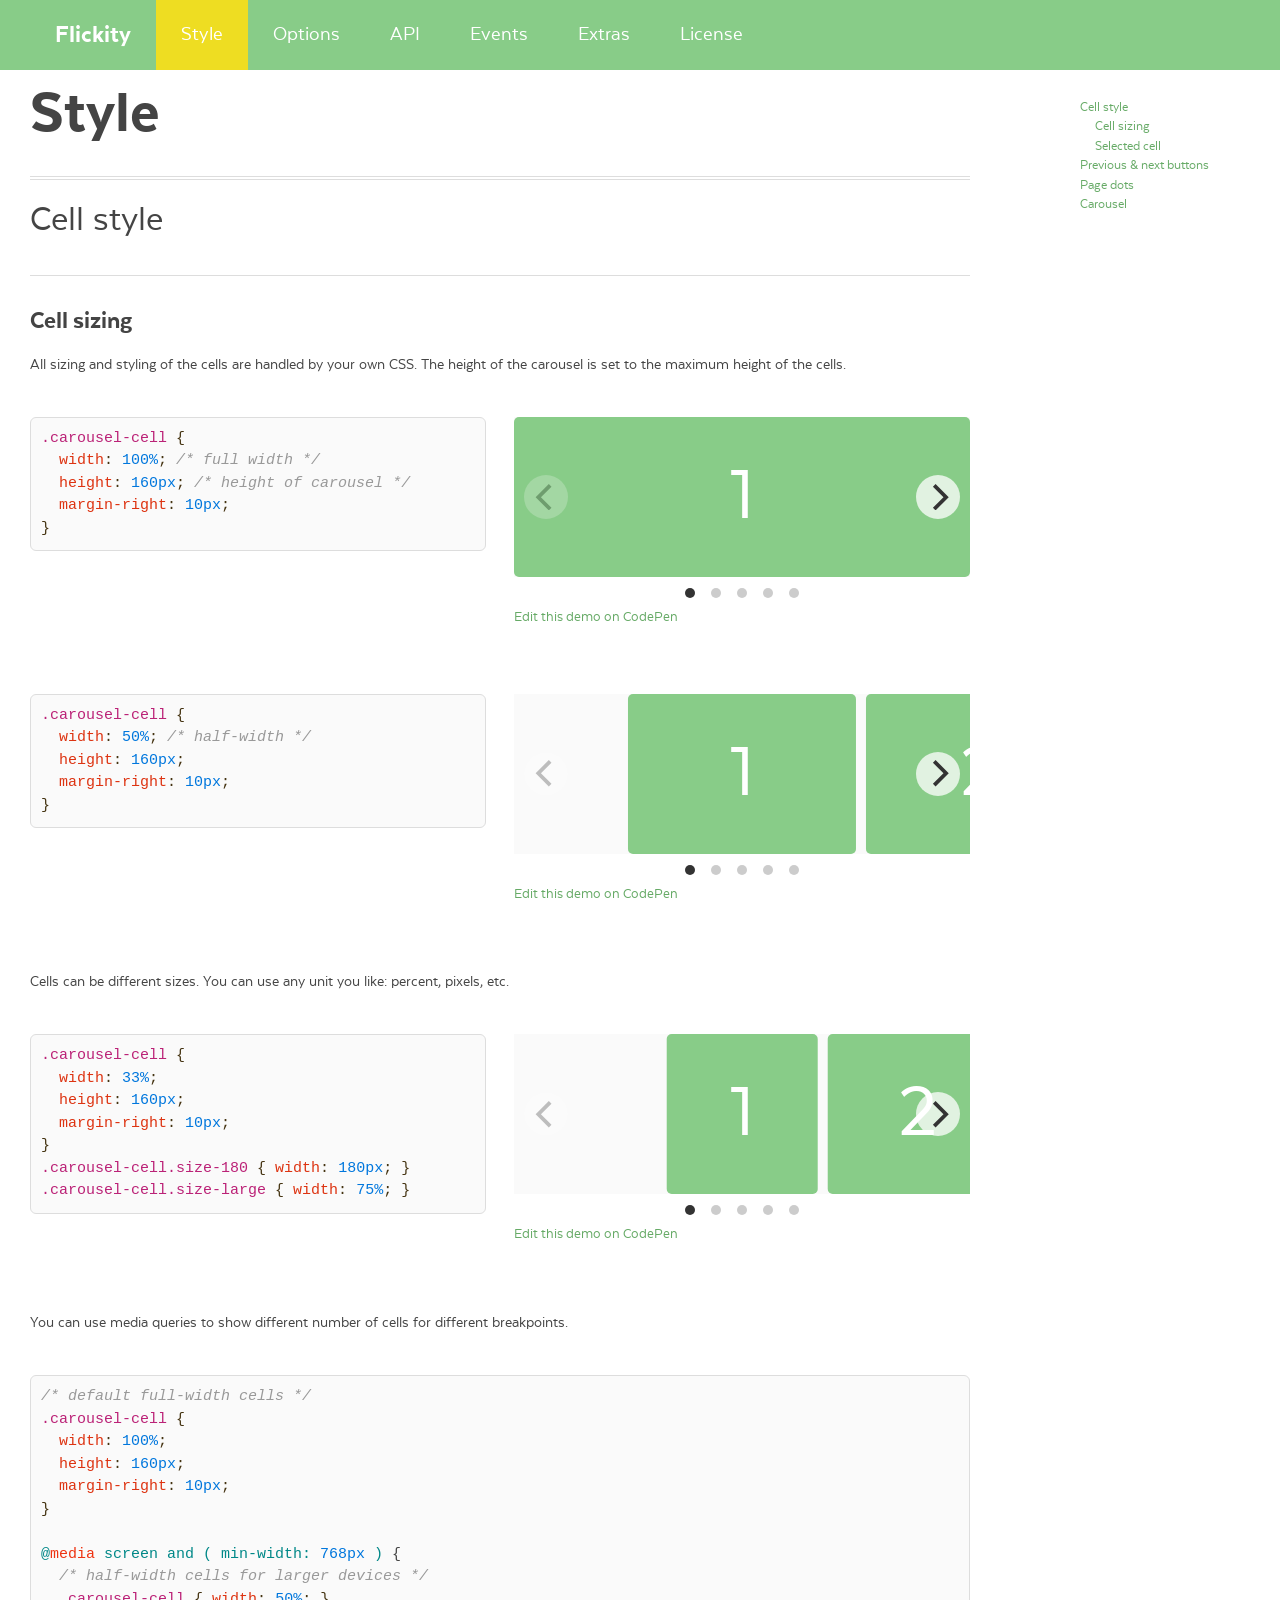
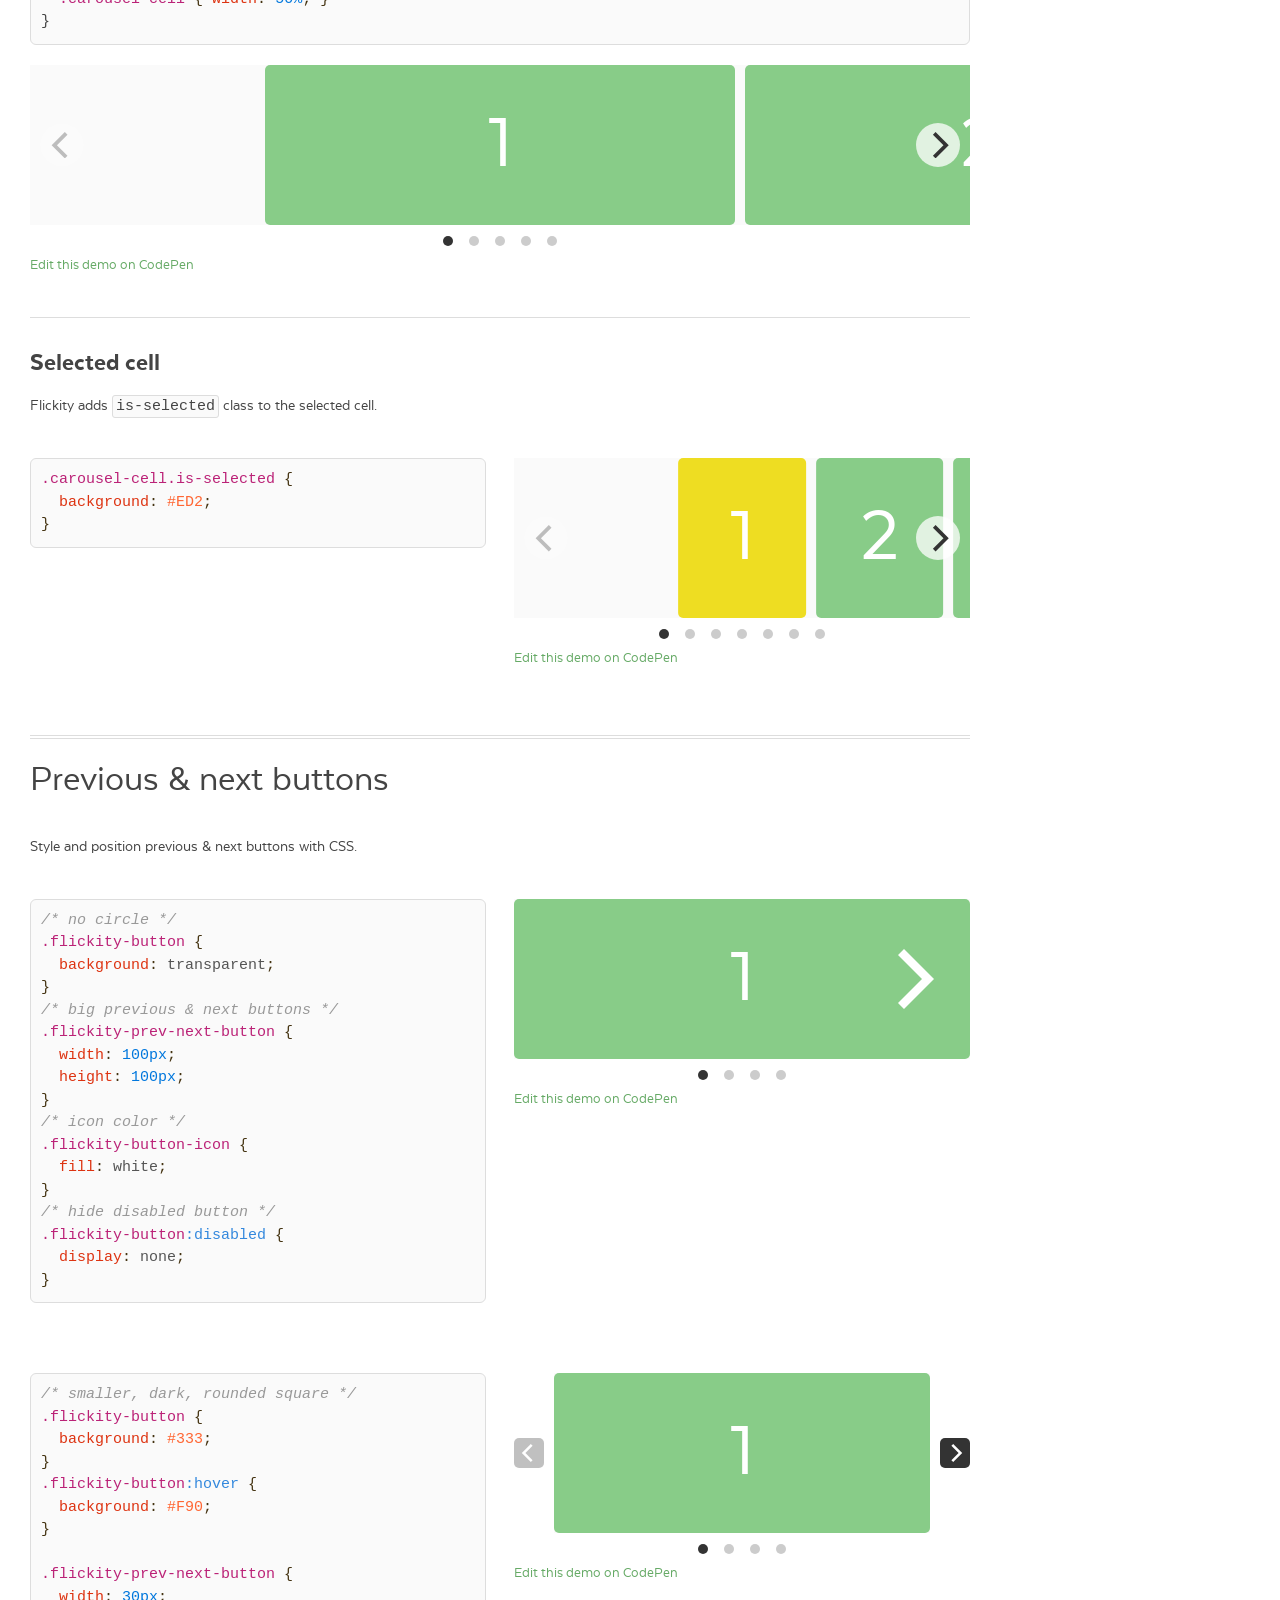
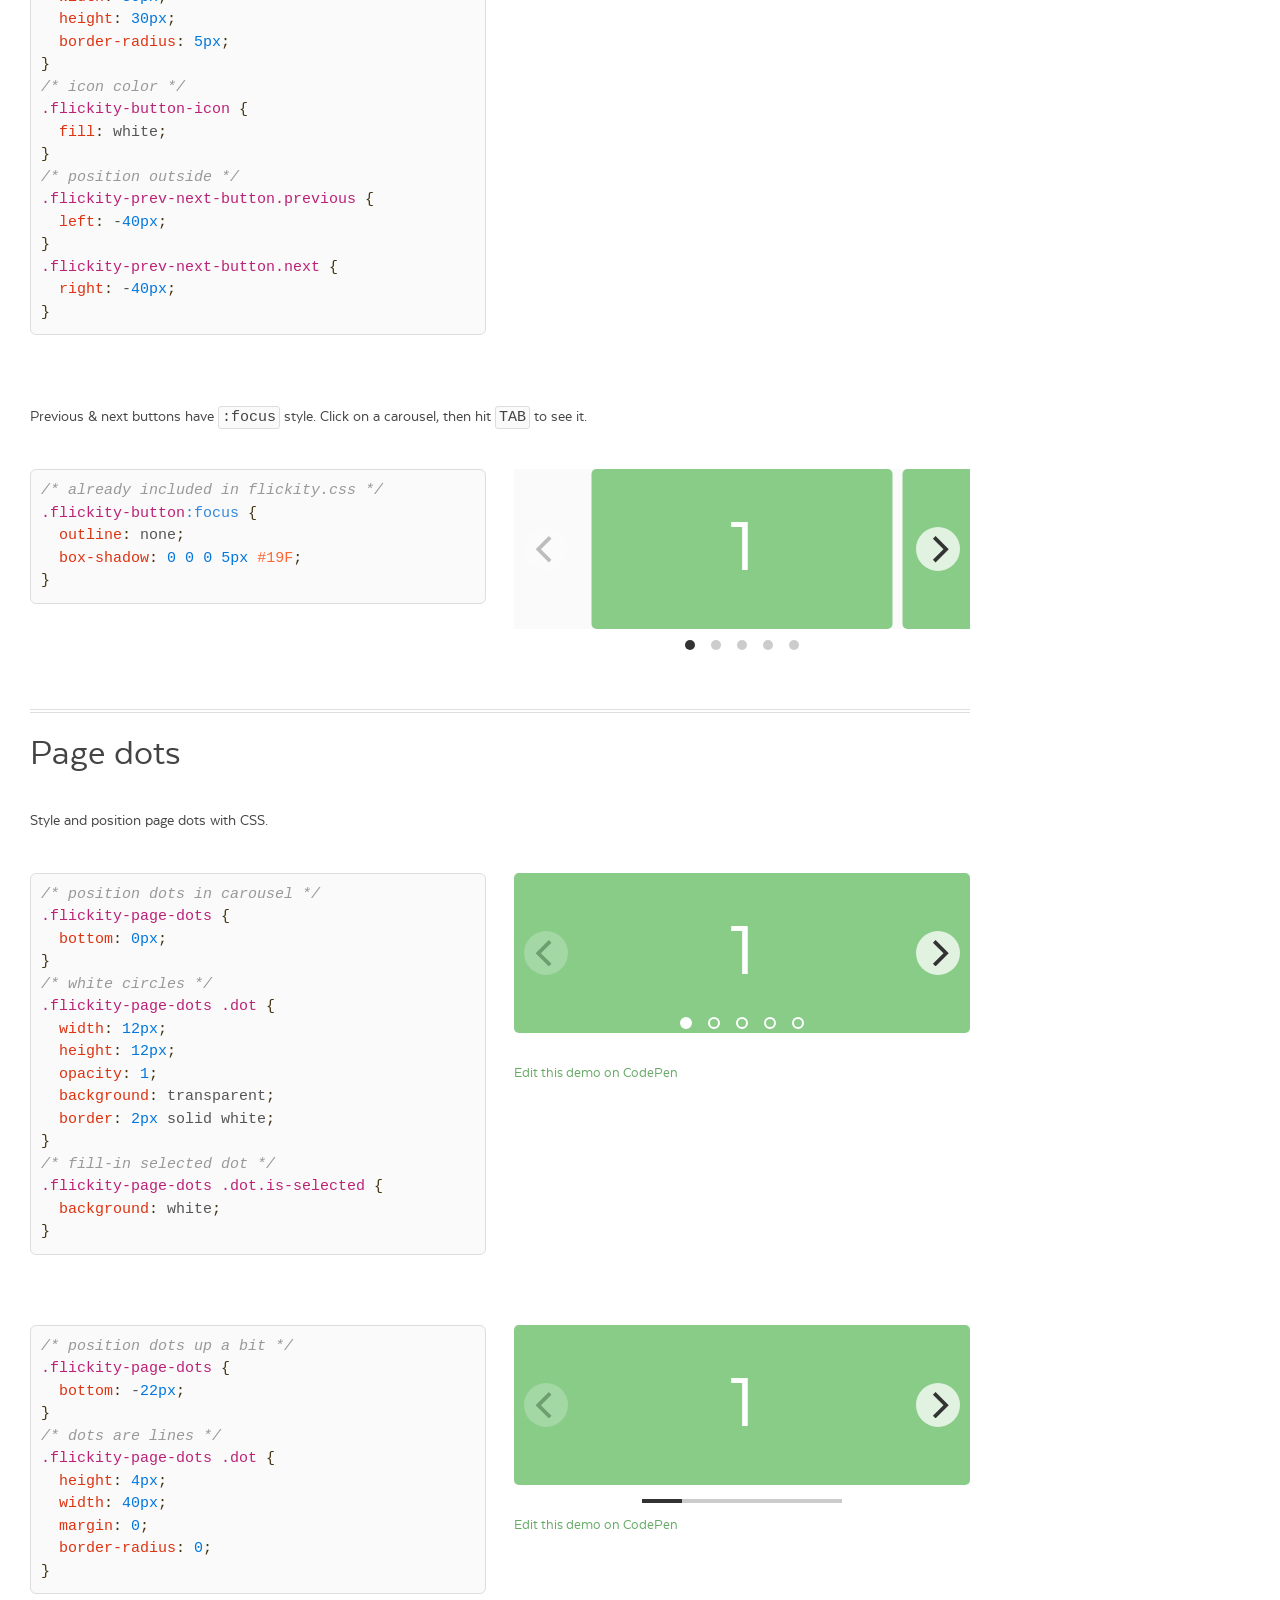
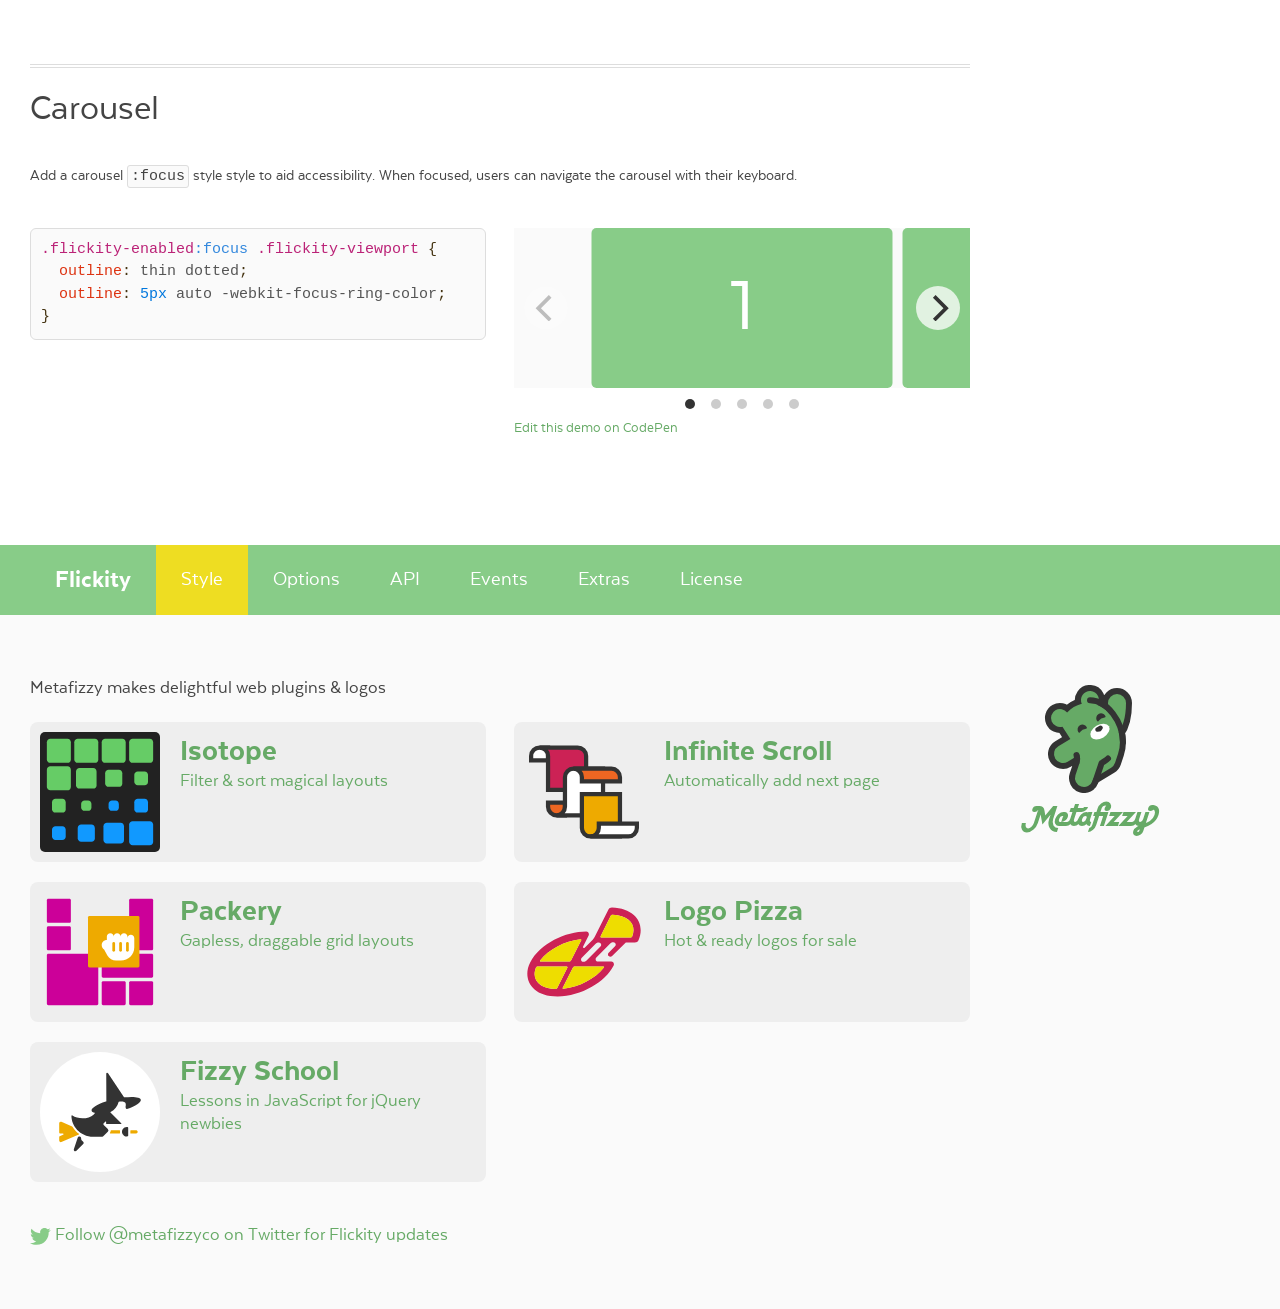
<file: flickity-docs/style.html>
<!doctype html>
<html lang="en" class="export">
<head>
  <meta charset="utf-8">
  <meta name="description" content="Touch, responsive, flickable carousels">
  <meta name="viewport" content="width=device-width">

  <title>Flickity &#xB7; Style</title>

    <link rel="stylesheet" href="css/flickity-docs.css?6" media="screen">

  <meta name="twitter:card" content="summary">
  <meta name="twitter:site" content="@metafizzyco">
  <meta name="twitter:url" content="https://flickity.metafizzy.co/style.html">
  <meta name="twitter:title" content="Flickity Style">
  <meta name="twitter:description" content="Touch, responsive, flickable carousels">

</head>
<body class="page--style">


<nav class="site-nav">
  <div class="container">
    <ul class="site-nav__list">
      <li class="site-nav__item site-nav__item--homepage"><a href=".">Flickity</a></li>
      <li class="site-nav__item site-nav__item--style"><a href="style.html">Style</a></li>
      <li class="site-nav__item site-nav__item--options"><a href="options.html">Options</a></li>
      <li class="site-nav__item site-nav__item--api"><a href="api.html">API</a></li>
      <li class="site-nav__item site-nav__item--events"><a href="events.html">Events</a></li>
      <li class="site-nav__item site-nav__item--extras"><a href="extras.html">Extras</a></li>
      <li class="site-nav__item site-nav__item--license"><a href="license.html">License</a></li>
    </ul>
  </div>
</nav>


<div class="main">
  <div class="container">
      <h1 class="page-title">Style</h1>


    <ul class="page-nav" data-js="page-nav">
<li class="page-nav__item page-nav__item--h2"><a href="#cell-style">Cell style</a></li>
<li class="page-nav__item page-nav__item--h3"><a href="#cell-sizing">Cell sizing</a></li>
<li class="page-nav__item page-nav__item--h3"><a href="#selected-cell">Selected cell</a></li>
<li class="page-nav__item page-nav__item--h2"><a href="#previous-next-buttons">Previous &amp; next buttons</a></li>
<li class="page-nav__item page-nav__item--h2"><a href="#page-dots">Page dots</a></li>
<li class="page-nav__item page-nav__item--h2"><a href="#carousel">Carousel</a></li>
</ul>


<h2 id="cell-style">Cell style</h2>

<h3 id="cell-sizing">Cell sizing</h3>

<p>All sizing and styling of the cells are handled by your own CSS. The height of the carousel is set to the maximum height of the cells.</p>

<div class="example duo">
  <div class="example__code duo__cell">
<pre><code class="css"><span class="class">.carousel-cell</span> <span class="rules">{
  <span class="rule"><span class="attribute">width</span>:<span class="value"> <span class="number">100%</span></span></span>; <span class="comment">/* full width */</span>
  <span class="rule"><span class="attribute">height</span>:<span class="value"> <span class="number">160px</span></span></span>; <span class="comment">/* height of carousel */</span>
  <span class="rule"><span class="attribute">margin-right</span>:<span class="value"> <span class="number">10px</span></span></span>;
}</span>
</code></pre>
  </div>
  <div class="example__demo duo__cell">
    <div class="carousel carousel--full-width" data-flickity="">
      <div class="carousel-cell"></div>
      <div class="carousel-cell"></div>
      <div class="carousel-cell"></div>
      <div class="carousel-cell"></div>
      <div class="carousel-cell"></div>
    </div>
    <p class="edit-demo">
        <a href="https://codepen.io/desandro/pen/dPdyJK">Edit this demo on CodePen</a>
    </p>
  </div>
</div>

<div class="example duo">
  <div class="example__code duo__cell">
<pre><code class="css"><span class="class">.carousel-cell</span> <span class="rules">{
  <span class="rule"><span class="attribute">width</span>:<span class="value"> <span class="number">50%</span></span></span>; <span class="comment">/* half-width */</span>
  <span class="rule"><span class="attribute">height</span>:<span class="value"> <span class="number">160px</span></span></span>;
  <span class="rule"><span class="attribute">margin-right</span>:<span class="value"> <span class="number">10px</span></span></span>;
}</span>
</code></pre>
  </div>
  <div class="example__demo duo__cell">
    <div class="carousel carousel--half-width" data-flickity="">
      <div class="carousel-cell"></div>
      <div class="carousel-cell"></div>
      <div class="carousel-cell"></div>
      <div class="carousel-cell"></div>
      <div class="carousel-cell"></div>
    </div>
    <p class="edit-demo">
        <a href="https://codepen.io/desandro/pen/gbvOvy">Edit this demo on CodePen</a>
    </p>
  </div>
</div>

<p>Cells can be different sizes. You can use any unit you like: percent, pixels, etc.</p>

<div class="example duo">
  <div class="example__code duo__cell">
<pre><code class="css"><span class="class">.carousel-cell</span> <span class="rules">{
  <span class="rule"><span class="attribute">width</span>:<span class="value"> <span class="number">33%</span></span></span>;
  <span class="rule"><span class="attribute">height</span>:<span class="value"> <span class="number">160px</span></span></span>;
  <span class="rule"><span class="attribute">margin-right</span>:<span class="value"> <span class="number">10px</span></span></span>;
}</span>
<span class="class">.carousel-cell</span><span class="class">.size-180</span> <span class="rules">{ <span class="rule"><span class="attribute">width</span>:<span class="value"> <span class="number">180px</span></span></span>; }</span>
<span class="class">.carousel-cell</span><span class="class">.size-large</span> <span class="rules">{ <span class="rule"><span class="attribute">width</span>:<span class="value"> <span class="number">75%</span></span></span>; }</span>
</code></pre>
  </div>
  <div class="example__demo duo__cell">
    <div class="carousel carousel--various-widths" data-flickity="">
      <div class="carousel-cell"></div>
      <div class="carousel-cell size-180"></div>
      <div class="carousel-cell size-large"></div>
      <div class="carousel-cell"></div>
      <div class="carousel-cell size-large"></div>
    </div>
    <p class="edit-demo">
        <a href="https://codepen.io/desandro/pen/raJNdm">Edit this demo on CodePen</a>
    </p>
  </div>
</div>

<p>You can use media queries to show different number of cells for different breakpoints.</p>

<div class="example">
  <div class="example__code">
<pre><code class="css"><span class="comment">/* default full-width cells */</span>
<span class="class">.carousel-cell</span> <span class="rules">{
  <span class="rule"><span class="attribute">width</span>:<span class="value"> <span class="number">100%</span></span></span>;
  <span class="rule"><span class="attribute">height</span>:<span class="value"> <span class="number">160px</span></span></span>;
  <span class="rule"><span class="attribute">margin-right</span>:<span class="value"> <span class="number">10px</span></span></span>;
}</span>

<span class="at_rule">@<span class="keyword">media</span> screen and ( min-width: <span class="number">768px</span> ) </span>{
  <span class="comment">/* half-width cells for larger devices */</span>
  <span class="class">.carousel-cell</span> <span class="rules">{ <span class="rule"><span class="attribute">width</span>:<span class="value"> <span class="number">50%</span></span></span>; }</span>
}
</code></pre>
  </div>
  <div class="example__demo">
    <div class="carousel carousel--media-queried" data-flickity="">
      <div class="carousel-cell"></div>
      <div class="carousel-cell"></div>
      <div class="carousel-cell"></div>
      <div class="carousel-cell"></div>
      <div class="carousel-cell"></div>
    </div>
    <p class="edit-demo">
        <a href="https://codepen.io/desandro/pen/azqbGV">Edit this demo on CodePen</a>
    </p>
  </div>
</div>

<h3 id="selected-cell">Selected cell</h3>

<p>Flickity adds <code>is-selected</code> class to the selected cell.</p>

<div class="example duo">
  <div class="example__code duo__cell">
<pre><code class="css"><span class="class">.carousel-cell</span><span class="class">.is-selected</span> <span class="rules">{
  <span class="rule"><span class="attribute">background</span>:<span class="value"> <span class="hexcolor">#ED2</span></span></span>;
}</span>
</code></pre>
  </div>
  <div class="example__demo duo__cell">
    <div class="carousel carousel--selected-cell carousel--show-several" data-flickity="">
      <div class="carousel-cell"></div>
      <div class="carousel-cell"></div>
      <div class="carousel-cell"></div>
      <div class="carousel-cell"></div>
      <div class="carousel-cell"></div>
      <div class="carousel-cell"></div>
      <div class="carousel-cell"></div>
    </div>
    <p class="edit-demo">
        <a href="https://codepen.io/desandro/pen/YPezvR">Edit this demo on CodePen</a>
    </p>
  </div>
</div>


<h2 id="previous-next-buttons">Previous &amp; next buttons</h2>

<p>Style and position previous &amp; next buttons with CSS.</p>

<div class="example duo">
  <div class="example__code duo__cell">
<pre><code class="css"><span class="comment">/* no circle */</span>
<span class="class">.flickity-button</span> <span class="rules">{
  <span class="rule"><span class="attribute">background</span>:<span class="value"> transparent</span></span>;
}</span>
<span class="comment">/* big previous &amp; next buttons */</span>
<span class="class">.flickity-prev-next-button</span> <span class="rules">{
  <span class="rule"><span class="attribute">width</span>:<span class="value"> <span class="number">100px</span></span></span>;
  <span class="rule"><span class="attribute">height</span>:<span class="value"> <span class="number">100px</span></span></span>;
}</span>
<span class="comment">/* icon color */</span>
<span class="class">.flickity-button-icon</span> <span class="rules">{
  <span class="rule"><span class="attribute">fill</span>:<span class="value"> white</span></span>;
}</span>
<span class="comment">/* hide disabled button */</span>
<span class="class">.flickity-button</span><span class="pseudo">:disabled</span> <span class="rules">{
  <span class="rule"><span class="attribute">display</span>:<span class="value"> none</span></span>;
}</span>
</code></pre>
  </div>
  <div class="example__demo duo__cell">
    <div class="carousel carousel--full-width carousel--prev-next-big-arrow" data-flickity="">
      <div class="carousel-cell"></div>
      <div class="carousel-cell"></div>
      <div class="carousel-cell"></div>
      <div class="carousel-cell"></div>
    </div>
    <p class="edit-demo">
        <a href="https://codepen.io/desandro/pen/EaQxpb">Edit this demo on CodePen</a>
    </p>
  </div>
</div>

<div class="example duo">
  <div class="example__code duo__cell">
<pre><code class="css"><span class="comment">/* smaller, dark, rounded square */</span>
<span class="class">.flickity-button</span> <span class="rules">{
  <span class="rule"><span class="attribute">background</span>:<span class="value"> <span class="hexcolor">#333</span></span></span>;
}</span>
<span class="class">.flickity-button</span><span class="pseudo">:hover</span> <span class="rules">{
  <span class="rule"><span class="attribute">background</span>:<span class="value"> <span class="hexcolor">#F90</span></span></span>;
}</span>

<span class="class">.flickity-prev-next-button</span> <span class="rules">{
  <span class="rule"><span class="attribute">width</span>:<span class="value"> <span class="number">30px</span></span></span>;
  <span class="rule"><span class="attribute">height</span>:<span class="value"> <span class="number">30px</span></span></span>;
  <span class="rule"><span class="attribute">border-radius</span>:<span class="value"> <span class="number">5px</span></span></span>;
}</span>
<span class="comment">/* icon color */</span>
<span class="class">.flickity-button-icon</span> <span class="rules">{
  <span class="rule"><span class="attribute">fill</span>:<span class="value"> white</span></span>;
}</span>
<span class="comment">/* position outside */</span>
<span class="class">.flickity-prev-next-button</span><span class="class">.previous</span> <span class="rules">{
  <span class="rule"><span class="attribute">left</span>:<span class="value"> -<span class="number">40px</span></span></span>;
}</span>
<span class="class">.flickity-prev-next-button</span><span class="class">.next</span> <span class="rules">{
  <span class="rule"><span class="attribute">right</span>:<span class="value"> -<span class="number">40px</span></span></span>;
}</span>
</code></pre>
  </div>
  <div class="example__demo duo__cell">
    <div class="carousel carousel--full-width carousel--prev-next-small-outside" data-flickity="">
      <div class="carousel-cell"></div>
      <div class="carousel-cell"></div>
      <div class="carousel-cell"></div>
      <div class="carousel-cell"></div>
    </div>
    <p class="edit-demo">
        <a href="https://codepen.io/desandro/pen/zxRYMP">Edit this demo on CodePen</a>
    </p>
  </div>
</div>

<p>Previous &amp; next buttons have <code>:focus</code> style. Click on a carousel, then hit <kbd>TAB</kbd> to see it.</p>

<div class="example duo">
  <div class="example__code duo__cell">
<pre><code class="css"><span class="comment">/* already included in flickity.css */</span>
<span class="class">.flickity-button</span><span class="pseudo">:focus</span> <span class="rules">{
  <span class="rule"><span class="attribute">outline</span>:<span class="value"> none</span></span>;
  <span class="rule"><span class="attribute">box-shadow</span>:<span class="value"> <span class="number">0</span> <span class="number">0</span> <span class="number">0</span> <span class="number">5px</span> <span class="hexcolor">#19F</span></span></span>;
}</span>
</code></pre>
  </div>
  <div class="example__demo duo__cell">
    <div class="carousel" data-flickity="">
      <div class="carousel-cell"></div>
      <div class="carousel-cell"></div>
      <div class="carousel-cell"></div>
      <div class="carousel-cell"></div>
      <div class="carousel-cell"></div>
    </div>
  </div>
</div>


<h2 id="page-dots">Page dots</h2>

<p>Style and position page dots with CSS.</p>

<div class="example duo">
  <div class="example__code duo__cell">
<pre><code class="css"><span class="comment">/* position dots in carousel */</span>
<span class="class">.flickity-page-dots</span> <span class="rules">{
  <span class="rule"><span class="attribute">bottom</span>:<span class="value"> <span class="number">0px</span></span></span>;
}</span>
<span class="comment">/* white circles */</span>
<span class="class">.flickity-page-dots</span> <span class="class">.dot</span> <span class="rules">{
  <span class="rule"><span class="attribute">width</span>:<span class="value"> <span class="number">12px</span></span></span>;
  <span class="rule"><span class="attribute">height</span>:<span class="value"> <span class="number">12px</span></span></span>;
  <span class="rule"><span class="attribute">opacity</span>:<span class="value"> <span class="number">1</span></span></span>;
  <span class="rule"><span class="attribute">background</span>:<span class="value"> transparent</span></span>;
  <span class="rule"><span class="attribute">border</span>:<span class="value"> <span class="number">2px</span> solid white</span></span>;
}</span>
<span class="comment">/* fill-in selected dot */</span>
<span class="class">.flickity-page-dots</span> <span class="class">.dot</span><span class="class">.is-selected</span> <span class="rules">{
  <span class="rule"><span class="attribute">background</span>:<span class="value"> white</span></span>;
}</span>
</code></pre>
  </div>
  <div class="example__demo duo__cell">
    <div class="carousel carousel--full-width carousel--o-dots" data-flickity="">
      <div class="carousel-cell"></div>
      <div class="carousel-cell"></div>
      <div class="carousel-cell"></div>
      <div class="carousel-cell"></div>
      <div class="carousel-cell"></div>
    </div>
    <p class="edit-demo">
        <a href="https://codepen.io/desandro/pen/EaQaYL">Edit this demo on CodePen</a>
    </p>
  </div>
</div>

<div class="example duo">
  <div class="example__code duo__cell">
<pre><code class="css"><span class="comment">/* position dots up a bit */</span>
<span class="class">.flickity-page-dots</span> <span class="rules">{
  <span class="rule"><span class="attribute">bottom</span>:<span class="value"> -<span class="number">22px</span></span></span>;
}</span>
<span class="comment">/* dots are lines */</span>
<span class="class">.flickity-page-dots</span> <span class="class">.dot</span> <span class="rules">{
  <span class="rule"><span class="attribute">height</span>:<span class="value"> <span class="number">4px</span></span></span>;
  <span class="rule"><span class="attribute">width</span>:<span class="value"> <span class="number">40px</span></span></span>;
  <span class="rule"><span class="attribute">margin</span>:<span class="value"> <span class="number">0</span></span></span>;
  <span class="rule"><span class="attribute">border-radius</span>:<span class="value"> <span class="number">0</span></span></span>;
}</span>
</code></pre>
  </div>
  <div class="example__demo duo__cell">
    <div class="carousel carousel--full-width carousel--line-dots" data-flickity="">
      <div class="carousel-cell"></div>
      <div class="carousel-cell"></div>
      <div class="carousel-cell"></div>
      <div class="carousel-cell"></div>
      <div class="carousel-cell"></div>
    </div>
    <p class="edit-demo">
        <a href="https://codepen.io/desandro/pen/ByYyao">Edit this demo on CodePen</a>
    </p>
  </div>
</div>


<h2 id="carousel">Carousel</h2>

<p>Add a carousel <code>:focus</code> style style to aid accessibility. When focused, users can navigate the carousel with their keyboard.</p>

<div class="example duo">
  <div class="example__code duo__cell">
<pre><code class="css"><span class="class">.flickity-enabled</span><span class="pseudo">:focus</span> <span class="class">.flickity-viewport</span> <span class="rules">{
  <span class="rule"><span class="attribute">outline</span>:<span class="value"> thin dotted</span></span>;
  <span class="rule"><span class="attribute">outline</span>:<span class="value"> <span class="number">5px</span> auto -webkit-focus-ring-color</span></span>;
}</span>
</code></pre>
  </div>
  <div class="example__demo duo__cell">
    <div class="carousel carousel--carousel-focus" data-flickity="">
      <div class="carousel-cell"></div>
      <div class="carousel-cell"></div>
      <div class="carousel-cell"></div>
      <div class="carousel-cell"></div>
      <div class="carousel-cell"></div>
    </div>
    <p class="edit-demo">
        <a href="https://codepen.io/desandro/pen/RNQOGm">Edit this demo on CodePen</a>
    </p>
  </div>
</div>


  </div>
</div>

<nav class="site-nav">
  <div class="container">
    <ul class="site-nav__list">
      <li class="site-nav__item site-nav__item--homepage"><a href=".">Flickity</a></li>
      <li class="site-nav__item site-nav__item--style"><a href="style.html">Style</a></li>
      <li class="site-nav__item site-nav__item--options"><a href="options.html">Options</a></li>
      <li class="site-nav__item site-nav__item--api"><a href="api.html">API</a></li>
      <li class="site-nav__item site-nav__item--events"><a href="events.html">Events</a></li>
      <li class="site-nav__item site-nav__item--extras"><a href="extras.html">Extras</a></li>
      <li class="site-nav__item site-nav__item--license"><a href="license.html">License</a></li>
    </ul>
  </div>
</nav>

<footer class="site-footer">

  <div class="container">

    <p class="site-footer__copy">Metafizzy makes delightful web plugins &amp; logos</p>

    <div class="showcase">
    
      <ul class="showcase-item-list">
          <li class="showcase-item">
            <a class="showcase-item__link" href="https://isotope.metafizzy.co">
              <div class="showcase-item__image">
                  <svg class="isotope-illo" xmlns="http://www.w3.org/2000/svg" viewbox="0 0 350 350" width="100" height="100">
                    <path class="isotope-illo__color1" fill="#6C6" d="M80 170H30c-6 0-10-5-10-10v-50c0-6 5-10 10-10h50c6 0 10 5 10 10v50C90 166 86 170 80 170z"/>
                    <path class="isotope-illo__color1" fill="#6C6" d="M80 90H30c-6 0-10-5-10-10V30c0-6 5-10 10-10h50c6 0 10 5 10 10v50C90 86 86 90 80 90z"/>
                    <path class="isotope-illo__color1" fill="#6C6" d="M160 90h-50c-6 0-10-5-10-10V30c0-6 5-10 10-10h50c6 0 10 5 10 10v50C170 86 166 90 160 90z"/>
                    <path class="isotope-illo__color1" fill="#6C6" d="M240 90h-50c-6 0-10-5-10-10V30c0-6 5-10 10-10h50c6 0 10 5 10 10v50C250 86 246 90 240 90z"/>
                    <path class="isotope-illo__color1" fill="#6C6" d="M320 90h-50c-6 0-10-5-10-10V30c0-6 5-10 10-10h50c6 0 10 5 10 10v50C330 86 326 90 320 90z"/>
                    <path class="isotope-illo__color1" fill="#6C6" d="M155 165h-40c-6 0-10-5-10-10v-40c0-6 5-10 10-10h40c6 0 10 5 10 10v40 C165 161 161 165 155 165z"/>
                    <path class="isotope-illo__color1" fill="#6C6" d="M230 160h-30c-6 0-10-5-10-10v-30c0-6 5-10 10-10h30c6 0 10 5 10 10v30 C240 156 236 160 230 160z"/>
                    <path class="isotope-illo__color1" fill="#6C6" d="M305 155h-20c-6 0-10-5-10-10v-20c0-6 5-10 10-10h20c6 0 10 5 10 10v20 C315 151 311 155 305 155z"/>
                    <path class="isotope-illo__color1" fill="#6C6" d="M65 235H45c-6 0-10-5-10-10v-20c0-6 5-10 10-10h20c6 0 10 5 10 10v20C75 231 71 235 65 235z"/>
                    <path class="isotope-illo__color1" fill="#6C6" d="M140 230h-10c-6 0-10-5-10-10v-10c0-6 5-10 10-10h10c6 0 10 5 10 10v10 C150 226 146 230 140 230z"/>
                    <path class="isotope-illo__color2" fill="#19F" d="M305 235h-20c-6 0-10-5-10-10v-20c0-6 5-10 10-10h20c6 0 10 5 10 10v20 C315 231 311 235 305 235z"/>
                    <path class="isotope-illo__color2" fill="#19F" d="M65 315H45c-6 0-10-5-10-10v-20c0-6 5-10 10-10h20c6 0 10 5 10 10v20C75 311 71 315 65 315z"/>
                    <path class="isotope-illo__color2" fill="#19F" d="M150 320h-30c-6 0-10-5-10-10v-30c0-6 5-10 10-10h30c6 0 10 5 10 10v30 C160 316 156 320 150 320z"/>
                    <path class="isotope-illo__color2" fill="#19F" d="M220 230h-10c-6 0-10-5-10-10v-10c0-6 5-10 10-10h10c6 0 10 5 10 10v10 C230 226 226 230 220 230z"/>
                    <path class="isotope-illo__color2" fill="#19F" d="M235 325h-40c-6 0-10-5-10-10v-40c0-6 5-10 10-10h40c6 0 10 5 10 10v40 C245 321 241 325 235 325z"/>
                    <path class="isotope-illo__color2" fill="#19F" d="M320 330h-50c-6 0-10-5-10-10v-50c0-6 5-10 10-10h50c6 0 10 5 10 10v50 C330 326 326 330 320 330z"/>
                  </svg>
              </div>
              <div class="showcase-item__text">
                <h3 class="showcase-item__title">Isotope</h3>
                <p class="showcase-item__description">Filter &amp; sort magical layouts</p>
              </div>
            </a>
          </li>
    
          <li class="showcase-item">
            <a class="showcase-item__link" href="https://infinite-scroll.com">
              <div class="showcase-item__image">
                  <svg class="infinite-scroll-illo" xmlns="http://www.w3.org/2000/svg" viewbox="0 0 520 520" width="200" height="200">
                    <path class="infinite-scroll-illo__page infinite-scroll-illo__page--back" d="M90,110H10V90c0-22,18-40,40-40h40V110z"/>
                    <path class="infinite-scroll-illo__page infinite-scroll-illo__page--front1" d="M270,90L270,90c0-22-18-40-40-40h0H50h0c22,0,40,18,40,40v0v0v160h180V90z"/>
                    <path class="infinite-scroll-illo__page infinite-scroll-illo__page--front2" d="M170,330v-20H90v20v0c0,22,18,40,40,40h0h40V330z"/>
                    <path class="infinite-scroll-illo__page infinite-scroll-illo__page--back" d="M350,150H210c-22,0-40,18-40,40v140v0c0,22-18,40-40,40h0h220V150z"/>
                    <path class="infinite-scroll-illo__page infinite-scroll-illo__page--front3" d="M430,470V270H250v160c0,22,18,40,40,40H430z"/>
                    <path class="infinite-scroll-illo__page infinite-scroll-illo__page--front2" d="M250,190v20h180v-20c0-22-18-40-40-40H210h0C232,150,250,168,250,190L250,190z"/>
                    <path class="infinite-scroll-illo__page infinite-scroll-illo__page--back" d="M330,410v20v0c0,22-18,40-40,40h0h180c22,0,40-18,40-40v-20H330z"/>
                  </svg>
              </div>
              <div class="showcase-item__text">
                <h3 class="showcase-item__title">Infinite Scroll</h3>
                <p class="showcase-item__description">Automatically add next page</p>
              </div>
            </a>
          </li>
    
    
          <li class="showcase-item">
            <a class="showcase-item__link" href="https://packery.metafizzy.co">
              <div class="showcase-item__image">
                  <svg class="packery-illo" xmlns="http://www.w3.org/2000/svg" viewbox="0 0 700 700" width="100" height="100">
                    <path class="packery-illo__item" fill="#C09" d="M172 180H48c-4 0-8-4-8-8V48c0-4 4-8 8-8h124c4 0 8 4 8 8v124C180 176 176 180 172 180z"/>
                    <path class="packery-illo__item" fill="#C09" d="M172 340H48c-4 0-8-4-8-8V208c0-4 4-8 8-8h124c4 0 8 4 8 8v124C180 336 176 340 172 340z"/>
                    <path class="packery-illo__item" fill="#C09" d="M492 660H368c-4 0-8-4-8-8V528c0-4 4-8 8-8h124c4 0 8 4 8 8v124C500 656 496 660 492 660z"/>
                    <path class="packery-illo__item" fill="#C09" d="M652 660H528c-4 0-8-4-8-8V528c0-4 4-8 8-8h124c4 0 8 4 8 8v124C660 656 656 660 652 660z"/>
                    <path class="packery-illo__item" fill="#C09" d="M652 500H368c-4 0-8-4-8-8V368c0-4 4-8 8-8h284c4 0 8 4 8 8v124C660 496 656 500 652 500z"/>
                    <path class="packery-illo__item" fill="#C09" d="M332 660H48c-4 0-8-4-8-8V368c0-4 4-8 8-8h284c4 0 8 4 8 8v284C340 656 336 660 332 660z"/>
                    <path class="packery-illo__item" fill="#C09" d="M652 340H528c-4 0-8-4-8-8V48c0-4 4-8 8-8h124c4 0 8 4 8 8v284C660 336 656 340 652 340z"/>
                    <path class="packery-illo__draggie" fill="#EA0" d="M572 440H288c-4 0-8-4-8-8V148c0-4 4-8 8-8h284c4 0 8 4 8 8v284C580 436 576 440 572 440z"/>
                    <g>
                      <path class="packery-illo__hand" fill="white" d="M530 250c-11 0-20 9-20 20v-10c0-11-9-20-20-20s-20 9-20 20c0-11-9-20-20-20s-20 9-20 20c0-11-9-20-20-20
                        s-20 9-20 20v20c-17 0-30 13-30 30c0 11 6 20 14 25l19 35c10 18 30 30 51 30h28
                        c43 0 78-35 78-78V270C550 259 541 250 530 250z"/>
                      <line class="packery-illo__hand-line" stroke="#EA0" fill="none" stroke-width="16" stroke-linecap="round" x1="430" y1="300" x2="430" y2="340"/>
                      <line class="packery-illo__hand-line" stroke="#EA0" fill="none" stroke-width="16" stroke-linecap="round" x1="470" y1="300" x2="470" y2="340"/>
                      <line class="packery-illo__hand-line" stroke="#EA0" fill="none" stroke-width="16" stroke-linecap="round" x1="510" y1="300" x2="510" y2="340"/>
                    </g>
                  </svg>
              </div>
              <div class="showcase-item__text">
                <h3 class="showcase-item__title">Packery</h3>
                <p class="showcase-item__description">Gapless, draggable grid layouts</p>
              </div>
            </a>
          </li>
    
          <li class="showcase-item">
            <a class="showcase-item__link" href="http://logo.pizza">
              <div class="showcase-item__image">
                  <svg class="logo-pizza-illo" xmlns="http://www.w3.org/2000/svg" viewbox="0 0 700 700" width="100" height="100">
                    <path class="logo-pizza-illo__outline" fill="#C25" d="M513 91c-9-0-17 5-21 12l-80 160c-3 5-6 10-11 15l-47 47
                      c-5 5-12-1-9-7l32-64c5-11-2-23-14-23h-0c-121 0-268 70-327 180
                      C-9 497 35 609 196 609c138 0 279-85 327-180v0c5-11-2-23-14-23h-77c-13 0-19-15-10-24
                      l81-81c5-5 11-8 18-8l0 0c13 0 19 15 10 24L494 354c-6 6-6 14 0 20c3 3 6 4 10 4
                      c4 0 7-1 10-4l80-80h53c9 0 17-5 21-13C707 190 656 97 513 91z M334 281l-59 117
                      c-2 5-7 8-13 8H97c-4 0-6-4-3-7c49-64 143-114 236-124C333 275 335 278 334 281z
                       M70 441c2-4 6-7 10-7h168c4 0 7 4 5 8l-59 118c-2 4-6 6-11 6
                      C106 565 38 521 70 441z M466 441c-49 64-143 114-236 124c-3 0-6-3-4-6l59-117
                      c2-5 7-8 13-8h166C466 434 468 438 466 441z M446 318l-81 81c-5 5-11 8-18 8l0 0
                      c-13 0-19-15-10-24l81-81c5-5 11-8 18-8l0 0C449 294 455 309 446 318z M447 258L506 139
                      c2-4 6-7 11-6c101 7 140 60 114 126c-2 4-6 7-10 7H452C448 266 445 262 447 258z"/>
                    <path class="logo-pizza-illo__slice" fill="#ED0" d="M334 281l-59 117c-2 5-7 8-13 8H97c-4 0-6-4-3-7
                      c49-64 143-114 236-124C333 275 335 278 334 281z"/>
                    <path class="logo-pizza-illo__slice" fill="#ED0" d="M70 441c2-4 6-7 10-7h168c4 0 7 4 5 8l-59 118c-2 4-6 6-11 6
                      C106 565 38 521 70 441z"/>
                    <path class="logo-pizza-illo__slice" fill="#ED0" d="M466 441c-49 64-143 114-236 124c-3 0-6-3-4-6l59-117
                      c2-5 7-8 13-8h166C466 434 468 438 466 441z"/>
                    <path class="logo-pizza-illo__slice" fill="#ED0" d="M447 258L506 139c2-4 6-7 11-6c101 7 140 60 114 126c-2 4-6 7-10 7H452
                      C448 266 445 262 447 258z"/>
                  </svg>
              </div>
              <div class="showcase-item__text">
                <h3 class="showcase-item__title">Logo Pizza</h3>
                <p class="showcase-item__description">Hot &amp; ready logos for sale</p>
              </div>
            </a>
          </li>
    
          <li class="showcase-item">
            <a class="showcase-item__link" href="http://fizzy.school">
              <div class="showcase-item__image">
                  <svg class="witchie-logo" xmlns="http://www.w3.org/2000/svg" viewbox="0 0 1000 1000" width="200" height="200">
                    <circle class="witchie-logo__moon" fill="white" cx="500" cy="500" r="500"/>
                    <path class="witchie-logo__broom" fill="#EA0" d="M582 675a35 35 0 0 0 8-20 3 3 0 0 1 3-2h71a3 3 0 0 1 3 3 59 59 0 0 0 0 20 3 3 0 0 1-3 3h-79A3 3 0 0 1 582 675Zm219 4a13 13 0 0 0 13-14c-1-7-7-12-14-12h-44a3 3 0 0 0-3 3v21a3 3 0 0 0 3 3ZM299 660a203 203 0 0 1-27-36 8 8 0 0 0-4-3L178 582a13 13 0 0 0-18 12v77a8 8 0 0 0 8 8h22a5 5 0 0 1 2 10L164 703a8 8 0 0 0-4 7v28a13 13 0 0 0 18 12l146-63a3 3 0 0 0 1-5A197 197 0 0 1 299 660Z"/>
                    <path class="witchie-logo__dress" fill="#333" d="M326 705h4a13 13 0 0 1 13 13v8a13 13 0 0 0 4 9l13 13a13 13 0 0 1 0 19l-56 56c-10 10-26-0-22-13L314 714A13 13 0 0 1 326 705Zm397-79c-27 0-47 26-37 54 3 7 11 16 17 19a42 42 0 0 0 19 5 38 38 0 0 0 7-1 8 8 0 0 0 6-8v-62a8 8 0 0 0-6-8 38 38 0 0 0-7-1M840 397c-3-15-33-23-77-23a521 521 0 0 0-59 4 5 5 0 0 1-5-2L567 177a8 8 0 0 0-7-4 8 8 0 0 0-8 8l1 227a5 5 0 0 1-4 5c-74 24-123 55-119 76 2 8 11 14 26 18a3 3 0 0 1 1 4l-11 11c-20 20-56 30-92 30-31 0-63-8-84-23a5 5 0 0 0-3-1 5 5 0 0 0-5 5c0 78 68 173 183 173h75a10 10 0 0 0 7-3l38-38a16 16 0 0 0 0-23l-34-34a10 10 0 0 1 0-14l15-15a3 3 0 0 1 5 2v15a5 5 0 0 0 5 5H674a4 4 0 0 0 3-7l-90-90a3 3 0 0 1 1-4c34-19 59-49 67-84a3 3 0 0 1 2-2c6-1 12-1 17-1 22 0 37 5 39 14 1 6 3 11 2 17-5 17 1 31 8 31a6 6 0 0 0 2-0C797 448 845 419 840 397Z"/>
                  </svg>
              </div>
              <div class="showcase-item__text">
                <h3 class="showcase-item__title">Fizzy School</h3>
                <p class="showcase-item__description">Lessons in JavaScript for jQuery newbies</p>
              </div>
            </a>
          </li>
    
      </ul> 
    
    </div>

    <p class="site-footer__copy">
      <a href="https://twitter.com/metafizzyco">
        <svg class="twitter-logo" xmlns="http://www.w3.org/2000/svg" viewbox="0 0 512 512" width="30" height="30">
          <path d="M512 97c-19 8-39 14-60 16 22-13 38-34 46-58-20 12-43 21-67 25-19-19-46-32-77-32-58 0-117 52-102 129-87-4-165-46-216-110-24 40-19 107 32 140-17 0-33-5-48-13v1c0 51 36 93 84 103-15 4-34 5-47 2 13 42 52 72 98 73-47 36-96 49-155 44 46 30 102 47 161 47 197 0 306-168 299-312 20-15 38-34 52-55z"/>
        </svg>
        Follow @metafizzyco on Twitter for Flickity updates
      </a>
    </p>

    <div class="mfzy-brand">
      <a class="mfzy-brand__link" href="https://metafizzy.co">
        <svg class="mfzy-logo" xmlns="http://www.w3.org/2000/svg" xmlns:xlink="http://www.w3.org/1999/xlink" viewbox="0 0 144 144" width="36" height="36">
          <title>Metafizzy logo</title>
          <defs>
            <path id="mfzy-logo__body" d="M 120 24 a 12 12 0 0 0-24 0 a 72 72 0 0 1 -1 11
              a 40 40 0 0 0 -13 -8.5 A 12 12 0 1 0 61.1 25.1 c -8 2 -14 6 -19.6 11.6 
              A 12 12 0 1 0 35.3 55.5 L 45.8 72.1 l -16 9.6 A 12 12 0 0 0 42.2 102.3
              L 58 92.8 a 20 20 0 0 1 -0.2 11.9 l -5.2 15.5 a 12 12 0 0 0 22.8 7.6
              l 1.1 -3.3 l 23.7 -14.2 a 12 12 0 0 0 5.2 -6.5 l 4 -12 A 50 50 0 0 0 111.9 76
              a 52 52 0 0 0 -1.6 -12.8 C 115 57 120 44 120 24Z"/>
            <path id="mfzy-logo__eye" d="M 0 6.5 a 6.5 6.5 0 0 1 13 0 c 0 3.5 -3 0.5 -6.5 0.5 s -6.5 3 -6.5 -0.5 Z"/>
            <clippath id="mfzy-logo__body-clip">
              <use xlink:href="#mfzy-logo__body"/>
            </clippath>
          </defs>
          <use class="mfzy-logo__body-outline" xlink:href="#mfzy-logo__body" fill="#333" stroke="#333" stroke-width="16"/>
          <use class="mfzy-logo__body-fill" xlink:href="#mfzy-logo__body"/>
          <g class="mfzy-logo__stripes" clip-path="url(#mfzy-logo__body-clip)">
            <rect fill="#E62" x="16" width="120" height="138"/>
            <path fill="#C25" d="M96 24L16 72V0h80v24z"/>
            <path fill="#EA0" d="M116 70L16 130v-26l95-57 5 23z"/>
            <path fill="#19F" d="M136 138H16v-8l120-72v80z"/>
          </g>
          <path class="mfzy-logo__cut-ins" stroke="#333" fill="none" stroke-linecap="round" stroke-linejoin="round" stroke-width="8" d="M 72 20.4 c 23 0 44 29 44 56
            M 54 103.4 a 16 16 0 0 0 0 -10
            M 96 98 c -2 2 -8 6 -8.5,6 l -8.4 25.1"/>
          <g transform="translate(53 57) rotate(-31)">
            <ellipse class="mfzy-logo__snout" cx="25" cy="21" rx="14" ry="9" fill="#FFF"/>
            <use class="mfzy-logo__feature" xlink:href="#mfzy-logo__eye" fill="#333"/>
            <use class="mfzy-logo__feature" xlink:href="#mfzy-logo__eye" fill="#333" transform="translate(29 0)"/>
            <path class="mfzy-logo__feature" d="M 28.6 14 a 3 3 0 0 1 1.3 5.6 l -2.6 1.2 a 3 3 0 0 1 -2.6 0
              l -2.6 -1.2 a 3 3 0 0 1 1.3 -5.6 Z" fill="#333"/>
          </g>
        </svg>
        <svg class="mfzy-wordmark" xmlns="http://www.w3.org/2000/svg" viewbox="0 0 280 80" fill="none" stroke="#333" width="140" height="40">
          <g transform="skewX(-18)">
            <path stroke-width="8" d="M38 20h6c4 0 7 2 9 6l9 18l12-24h2v22
            a20 22 0 0 0 20 22M48 22v28a12 15 0 0 1-24 0M98 44a6 6 0 0 0 0-12h-2
            a8 10 0 0 0 0 20h14a8 10 0 0 0 8-10M118 12v30a8 10 0 0 0 16 0M150 36
            q-4-4-8-4a8 10 0 1 0 8 10m0-14v14a8 10 0 0 0 8 10M184 20a9 9 0 0 0-18 0
            v34a8 10 0 0 1-8 10M158 32h24v24M190 32h18l-12 20h18M216 32h18l-12 20h18
            a8 10 0 0 0 8-10m0-14v14a8 10 0 0 0 16 0m0-14v38a6 6 0 0 1-12 0
            c0-12 32-8 32-32c0-10-6-16-15-16M108 24h24a6 6 0 0 0 6-6M102 38h-4"/>
            <g stroke-width="6">
              <circle cx="38" cy="22" r="3"/>
              <circle cx="182" cy="20" r="3"/>
              <circle cx="269" cy="20" r="3"/>
            </g>
          </g>
        </svg>
      </a>
    </div>

  </div>

</footer>

  <script src="js/flickity-docs.min.js?2"></script>


</body>
</html>
</file>
